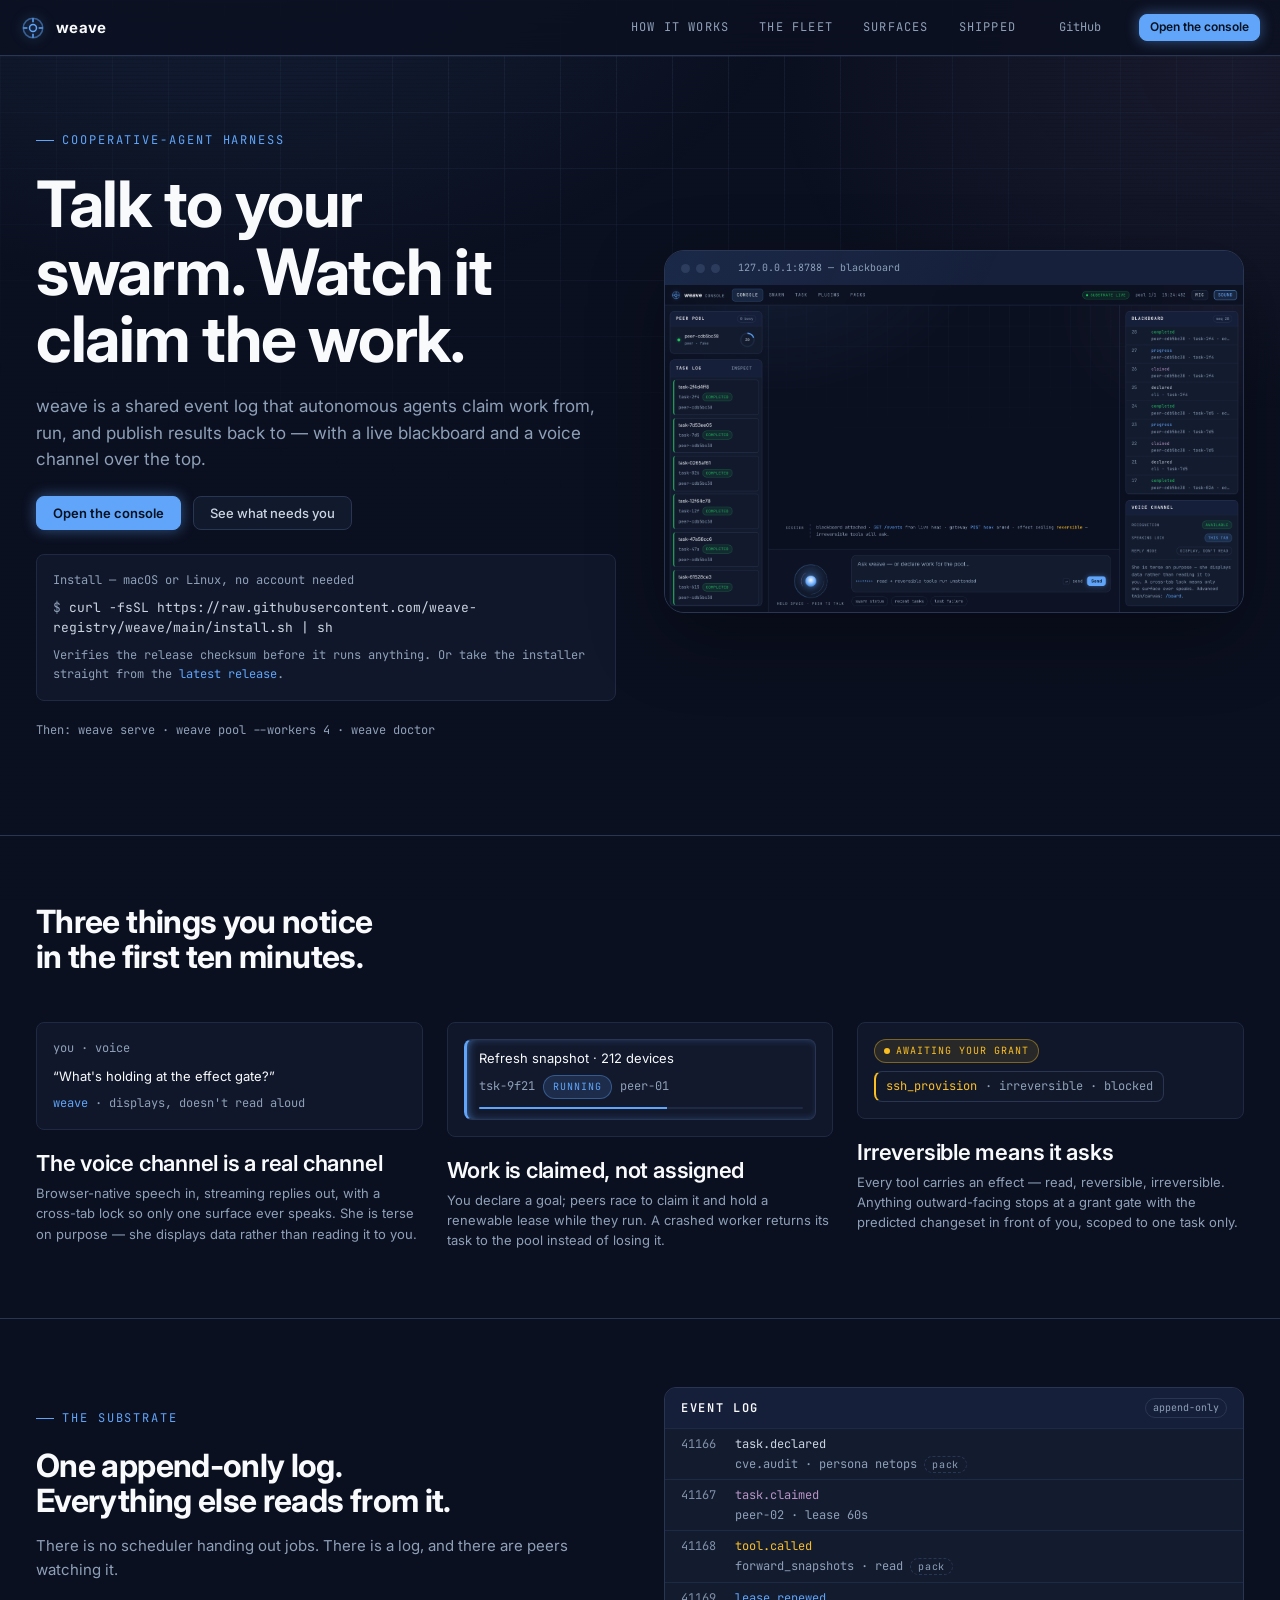
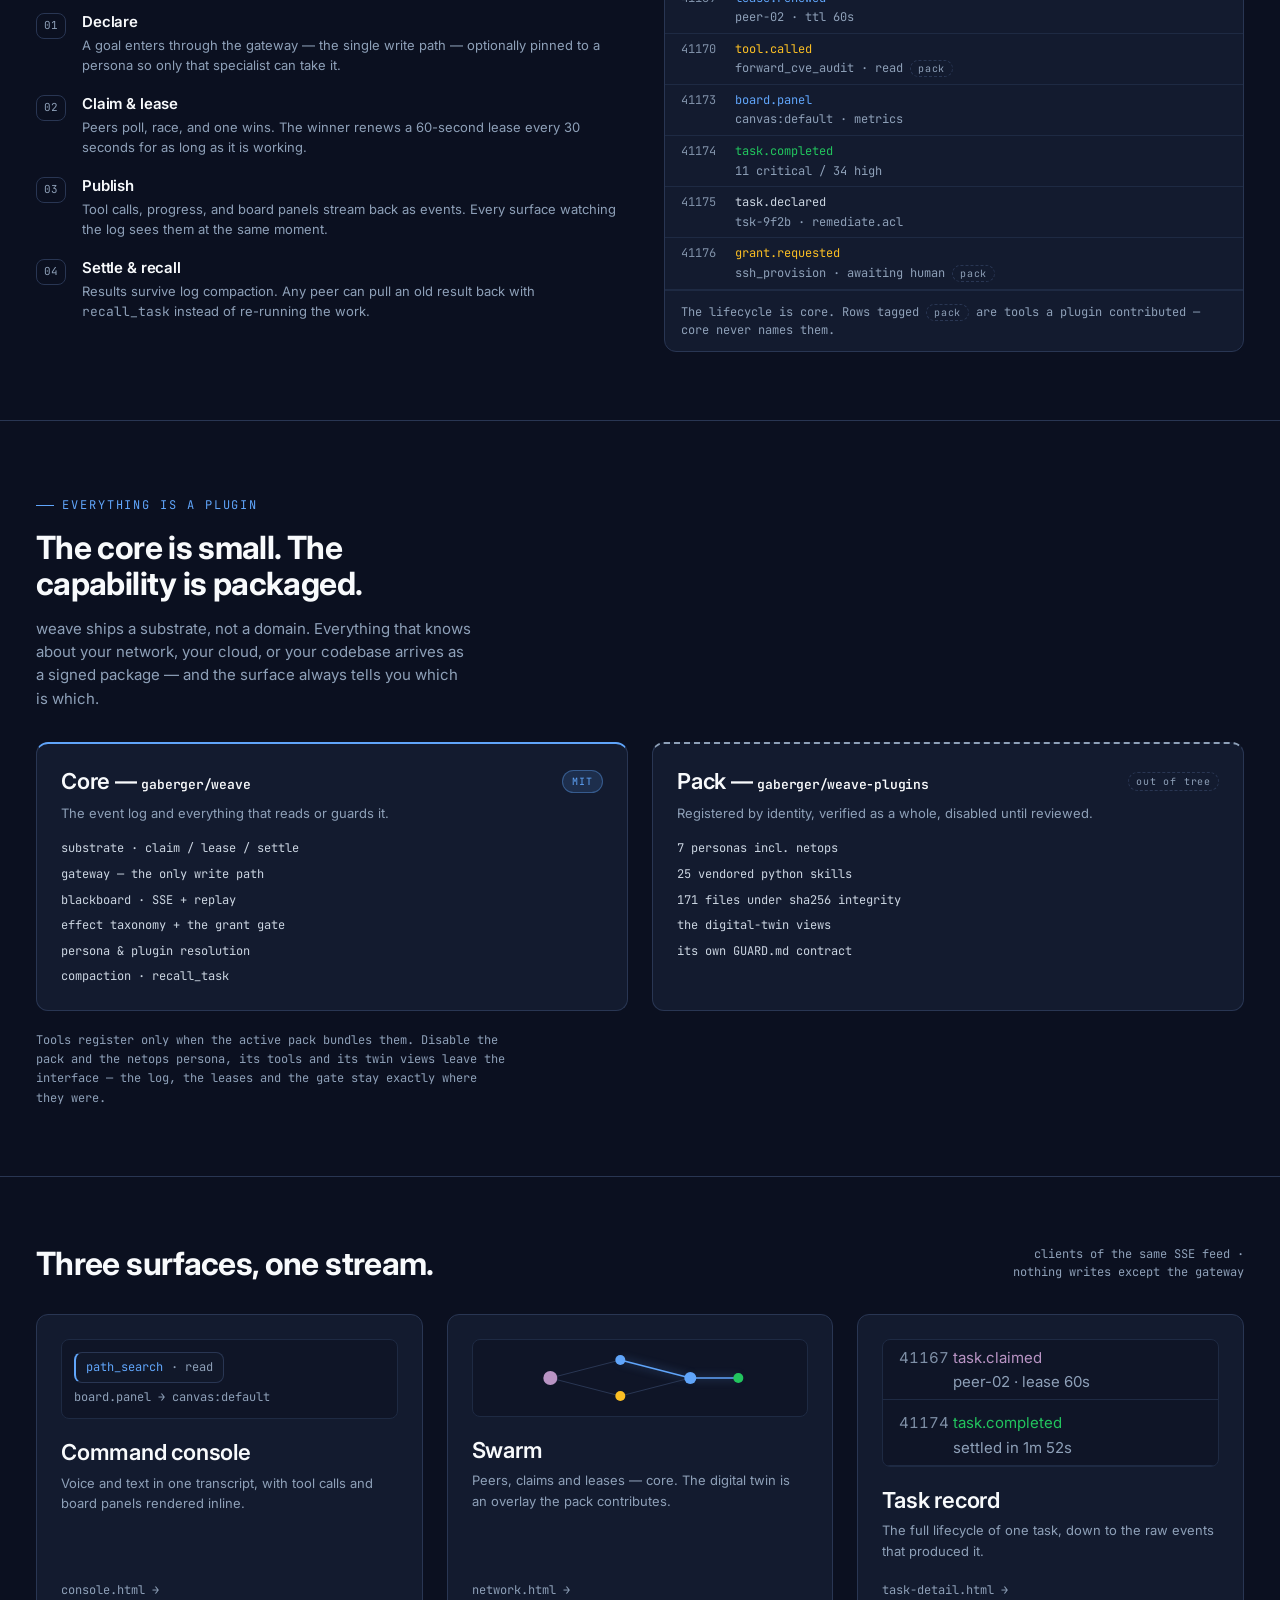
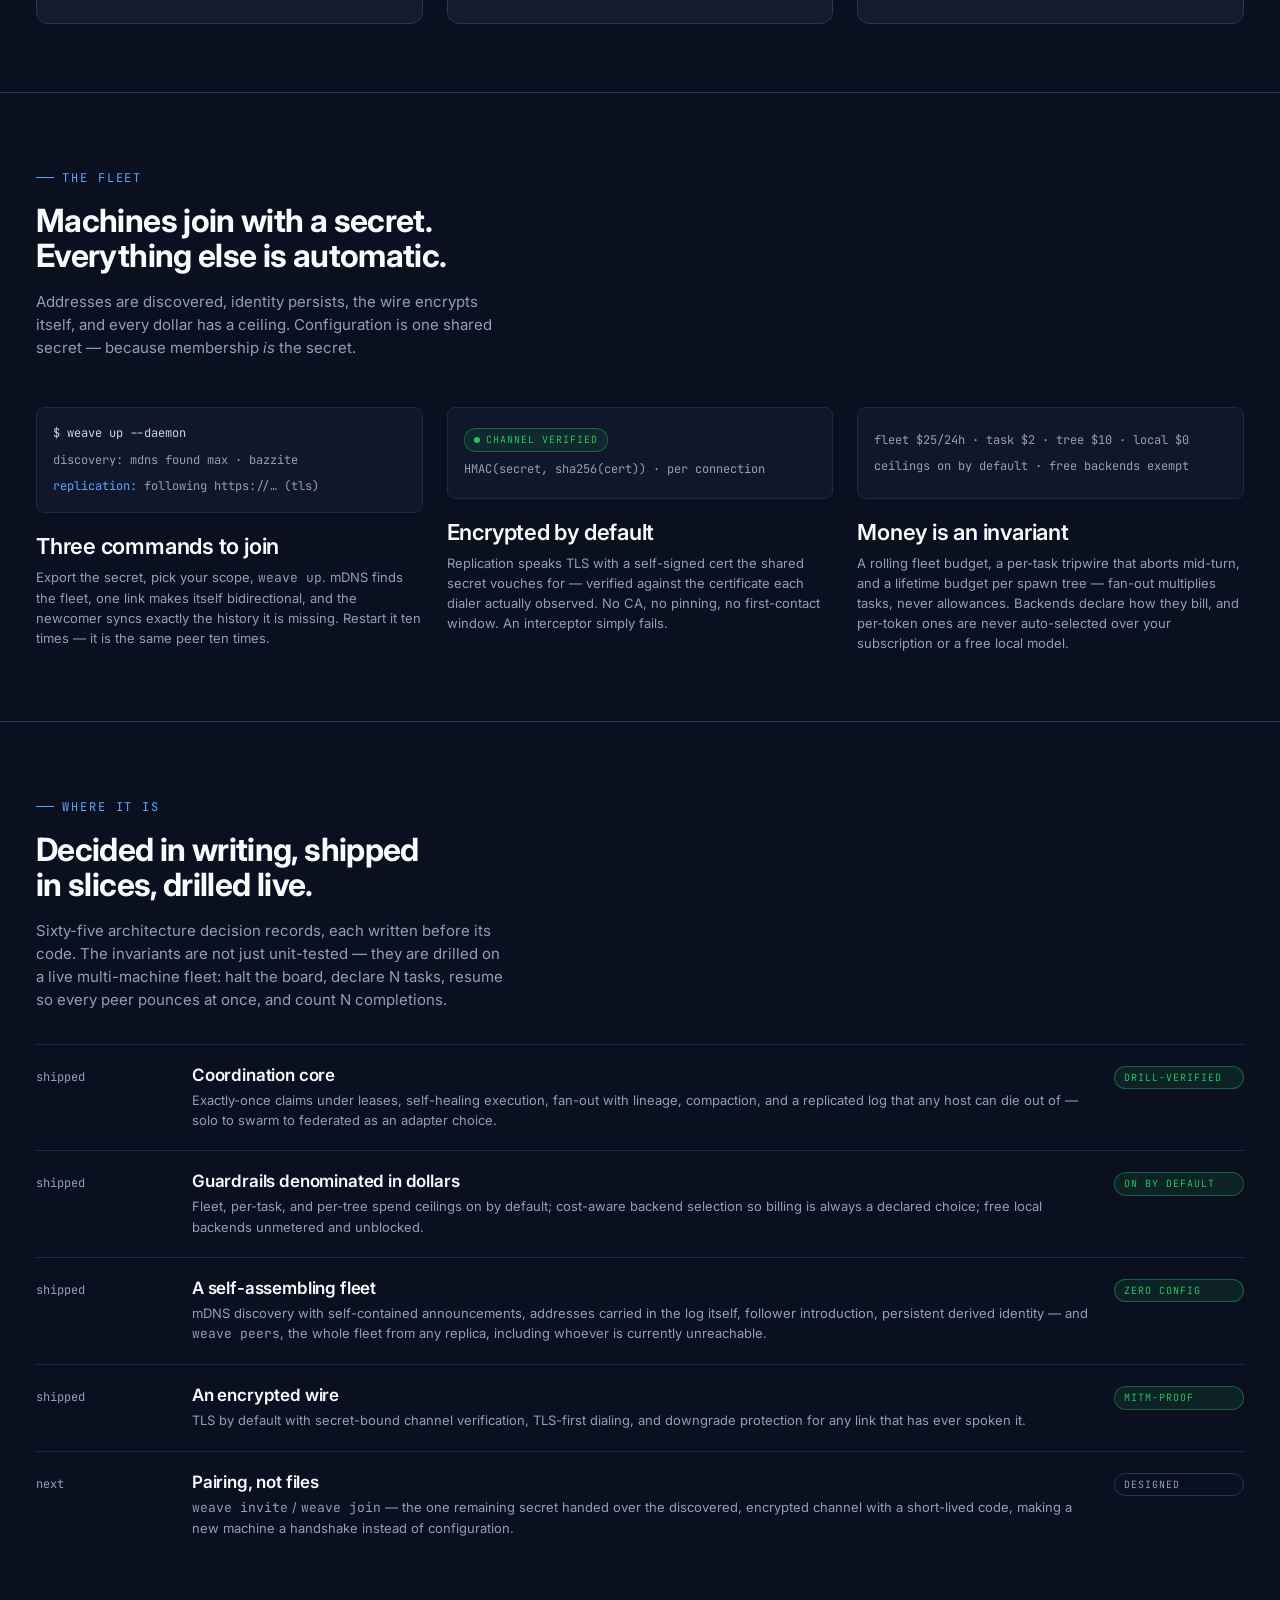
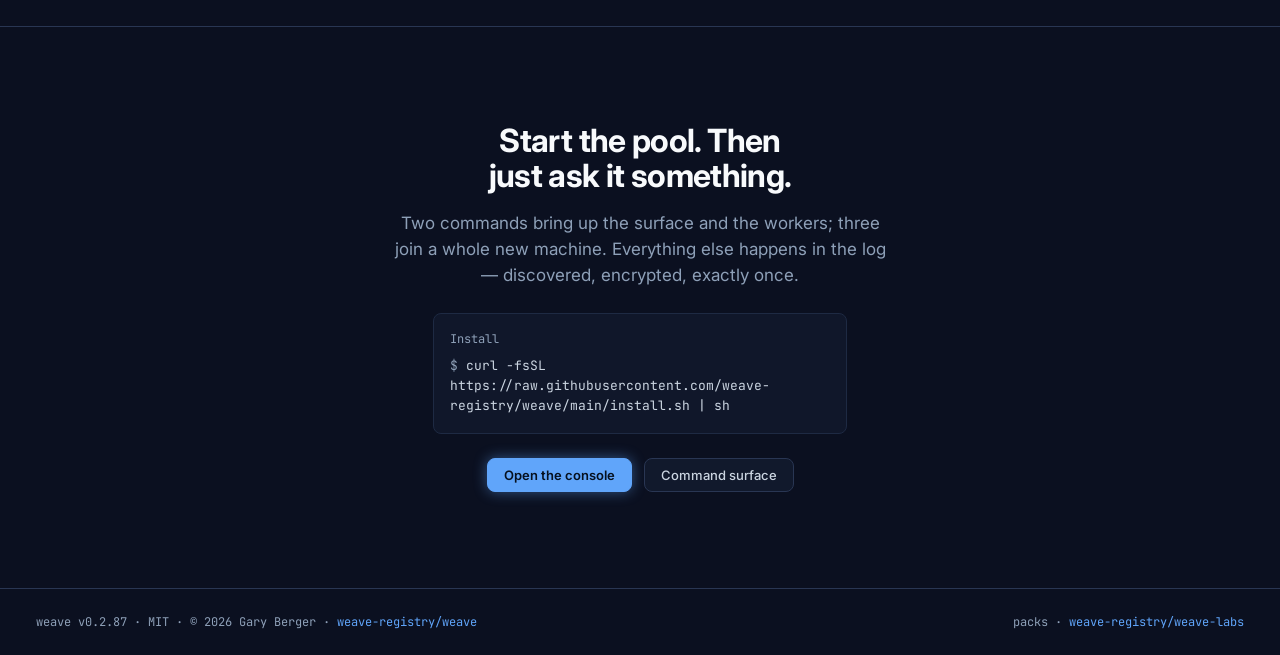
<file: index.html>
<!doctype html>
<html lang="en">
<head>
<meta charset="utf-8" />
<meta name="viewport" content="width=device-width, initial-scale=1" />
<title>weave — a cooperative-agent harness you can talk to</title>
<link rel="preconnect" href="https://fonts.googleapis.com" />
<link rel="preconnect" href="https://fonts.gstatic.com" crossorigin />
<link href="https://fonts.googleapis.com/css2?family=Inter:wght@400;500;600;700&family=JetBrains+Mono:wght@400;500;600&display=swap" rel="stylesheet" />
<link rel="stylesheet" href="assets/hud.css" />
<style>
  .shot {
    position: relative; border: 1px solid var(--border); border-radius: var(--radius-lg);
    overflow: hidden; background: var(--surface); box-shadow: var(--elev-raised);
    aspect-ratio: 16 / 10;
  }
  .shot .chrome {
    display: flex; align-items: center; gap: 6px; padding: 9px var(--space-4);
    border-bottom: 1px solid var(--border); background: color-mix(in oklab, var(--surface-warm) 60%, var(--surface));
  }
  .shot .chrome i { width: 9px; height: 9px; border-radius: 50%; background: var(--border); display: block; }
  .shot .chrome .url { font-family: var(--font-mono); font-size: 10px; color: var(--muted); margin-left: var(--space-3); }
  .shot .viewport { position: absolute; inset: 34px 0 0; overflow: hidden; }
  /* 1180px viewport puts the console on its 2-column breakpoint, so the
     transcript is legible at hero scale instead of being a grey smudge */
  .shot img#shot-frame { position: absolute; inset: 0; z-index: 1; width: 100%; height: 100%; object-fit: cover; object-position: top center; display: block; border: 0; }
  .shot .glare { position: absolute; inset: 0; pointer-events: none; background: linear-gradient(115deg, color-mix(in oklab, var(--accent) 7%, transparent), transparent 46%); }

  .split { display: grid; grid-template-columns: 1fr 1fr; gap: var(--space-12); align-items: center; }
  .steps { counter-reset: s; display: grid; gap: var(--space-5); }
  .steps li { list-style: none; display: grid; grid-template-columns: 30px 1fr; gap: var(--space-4); align-items: start; }
  .steps li::before {
    counter-increment: s; content: counter(s, decimal-leading-zero);
    font-family: var(--font-mono); font-size: 11px; color: var(--muted);
    border: 1px solid var(--border); border-radius: var(--radius-sm);
    width: 30px; height: 26px; display: grid; place-items: center;
  }
  .steps h3 { font-size: var(--text-base); margin-bottom: 3px; }
  .steps p { font-size: var(--text-sm); color: var(--muted); }

  /* each feature leads with a real product fragment, not a decorative icon */
  .feature .frag {
    min-height: 92px; display: flex; flex-direction: column; justify-content: center;
    gap: var(--space-2); padding: var(--space-4); margin-bottom: var(--space-5);
    border: 1px solid var(--border-soft); border-radius: var(--radius-sm);
    background: color-mix(in oklab, var(--surface) 66%, var(--bg));
  }
  /* THE INSTALL COMMAND. This page led with "Talk to your swarm" and never once said the word
     install — the artifacts were public and reachable the whole time, with nothing anywhere
     telling a visitor how to get them. It reads as a product fragment like everything else. */
  .install {
    display: flex; flex-direction: column; gap: var(--space-2);
    padding: var(--space-4); border: 1px solid var(--border-soft);
    border-radius: var(--radius-sm);
    background: color-mix(in oklab, var(--surface) 66%, var(--bg));
  }
  .install code {
    font-family: var(--font-mono); font-size: var(--text-sm);
    /* the command is long and must never widen the page on a phone */
    overflow-wrap: anywhere;
    /* one click selects the whole line — it exists to be copied */
    user-select: all;
  }
  .install code::before { content: "$ "; color: var(--muted); user-select: none; }
  .feature h3 { margin-bottom: 6px; }
  .feature p { color: var(--muted); font-size: var(--text-sm); }
  .packtag {
    font-family: var(--font-mono); font-size: 10px; letter-spacing: 0.08em;
    color: var(--muted); border: 1px dashed var(--border); border-radius: var(--radius-pill);
    padding: 1px 7px; white-space: nowrap;
  }
  /* surface cards are links — they need to read as interactive at rest */
  .surface {
    display: flex; flex-direction: column; padding: var(--space-6);
    border: 1px solid var(--border); border-radius: var(--radius-md); background: var(--surface);
    transition: border-color var(--motion-base) var(--ease-standard),
                transform var(--motion-base) var(--ease-standard),
                box-shadow var(--motion-base) var(--ease-standard);
  }
  .surface:hover { border-color: var(--accent); transform: translateY(-2px); box-shadow: var(--elev-raised); }
  .surface:hover .go { color: var(--accent); }
  .surface .peek {
    min-height: 76px; display: flex; flex-direction: column; justify-content: center; gap: 5px;
    padding: var(--space-3); margin-bottom: var(--space-5);
    border: 1px solid var(--border-soft); border-radius: var(--radius-sm);
    background: color-mix(in oklab, var(--bg) 55%, var(--surface)); overflow: hidden;
  }
  .surface .go { margin-top: auto; padding-top: var(--space-5); font-family: var(--font-mono); font-size: var(--text-xs); color: var(--muted); transition: color var(--motion-base) var(--ease-standard); }
  .boundary { display: grid; grid-template-columns: 1fr 1fr; gap: var(--space-6); }
  .boundary > div { padding: var(--space-6); border: 1px solid var(--border); border-radius: var(--radius-md); background: var(--surface); }
  .boundary .core { border-top: 2px solid var(--accent); }
  .boundary .pack { border-top: 2px dashed var(--muted); }
  .boundary ul { margin: var(--space-4) 0 0; padding: 0; list-style: none; display: grid; gap: 7px; }
  .boundary li { font-family: var(--font-mono); font-size: var(--text-xs); color: var(--fg-2); }
  @media (max-width: 920px) { .boundary { grid-template-columns: 1fr; } }

  .log-row { display: grid; grid-template-columns: 132px 1fr 130px; gap: var(--space-6); padding: var(--space-5) 0; border-top: 1px solid var(--border-soft); align-items: baseline; }
  .log-row h3 { font-size: var(--text-lg); }
  .log-row p { font-size: var(--text-sm); color: var(--muted); margin-top: 4px; }
  .log-row .pull { text-align: right; }
  .scorecard {
    display: grid; grid-template-columns: repeat(2, minmax(0, 1fr));
    gap: var(--space-5) var(--space-12); margin-bottom: var(--space-8);
    padding-bottom: var(--space-8); border-bottom: 1px solid var(--border-soft);
  }
  .dim-row { display: grid; grid-template-columns: 1fr auto; gap: 8px var(--space-4); align-items: baseline; }
  .dim-row .n { font-size: var(--text-base); color: var(--fg-2); }
  .dim-row .p { font-family: var(--font-mono); font-size: var(--text-sm); color: var(--fg); font-variant-numeric: tabular-nums; }
  .dim-row .bar { grid-column: 1 / -1; height: 5px; border-radius: var(--radius-pill); background: var(--border-soft); overflow: hidden; }
  .dim-row .bar > i { display: block; height: 100%; border-radius: inherit; background: var(--accent); }
  .dim-row.mid .bar > i { background: var(--warn); }
  .dim-row.low .bar > i { background: var(--danger); }
  @media (max-width: 920px) { .scorecard { grid-template-columns: 1fr; gap: var(--space-4); } }
  @media (max-width: 920px) {
    .split { grid-template-columns: 1fr; gap: var(--space-8); }
    .log-row { grid-template-columns: 1fr; gap: var(--space-2); }
    .log-row .pull { text-align: left; }
    .shot img#shot-frame { position: absolute; inset: 0; z-index: 1; width: 100%; height: 100%; object-fit: cover; object-position: top center; display: block; border: 0; }
  }
</style>
</head>
<body>
<div class="field-bg" aria-hidden="true"></div>

<div class="page">
  <header class="topbar" data-od-id="topbar" style="position:sticky;top:0">
    <a class="brandmark" href="surfaces.html">
      <svg class="glyph" viewBox="0 0 24 24" fill="none" stroke="currentColor" stroke-width="1.4" aria-hidden="true">
        <circle cx="12" cy="12" r="3.2" /><circle cx="12" cy="12" r="9" opacity="0.5" />
        <path d="M12 3v3.8M12 17.2V21M3 12h3.8M17.2 12H21" />
      </svg>
      <span>weave</span>
    </a>
    <div class="spacer"></div>
    <nav class="mainnav" aria-label="Primary">
      <a href="#how">How it works</a>
      <a href="#fleet">The fleet</a>
      <a href="#surfaces">Surfaces</a>
      <a href="#roadmap">Shipped</a>
    </nav>
    <a class="meta" href="https://github.com/weave-registry/weave"
       style="display:inline-flex;align-items:center;min-height:26px;padding:0 10px;margin-right:var(--space-2);border-radius:var(--radius-sm)">GitHub</a>
    <a class="btn btn-primary btn-sm" href="console.html">Open the console</a>
  </header>

  <main>
    <!-- hero -->
    <section class="section" style="padding-block:var(--section-y-tablet) var(--section-y-desktop)" data-od-id="hero">
      <div class="container-wide" style="max-width:1440px">
        <div class="split">
          <div>
            <p class="eyebrow" style="margin-bottom:var(--space-5)">Cooperative-agent harness</p>
            <h1>Talk to your swarm. Watch it claim the work.</h1>
            <p class="lead" style="margin-top:var(--space-5)">
              weave is a shared event log that autonomous agents claim work from, run, and publish results back to —
              with a live blackboard and a voice channel over the top.
            </p>
            <div class="row wrap" style="gap:var(--space-3);margin-top:var(--space-6)">
              <a class="btn btn-primary" href="console.html">Open the console</a>
              <a class="btn" href="surfaces.html">See what needs you</a>
            </div>
            <div class="install" style="margin-top:var(--space-6)" data-od-id="hero-install">
              <span class="meta">Install — macOS or Linux, no account needed</span>
              <code>curl -fsSL https://raw.githubusercontent.com/weave-registry/weave/main/install.sh | sh</code>
              <span class="meta">Verifies the release checksum before it runs anything. Or take the installer
                straight from the <a class="hot" href="https://github.com/weave-registry/weave/releases/latest">latest release</a>.</span>
            </div>
            <p class="meta" style="margin-top:var(--space-5)">
              Then: <span class="mono">weave serve</span> · <span class="mono">weave pool --workers 4</span> ·
              <span class="mono">weave doctor</span>
            </p>
          </div>

          <!-- product shot: the real console, running -->
          <div class="shot brackets" data-od-id="hero-shot">
            <div class="chrome"><i></i><i></i><i></i><span class="url">127.0.0.1:8788 — blackboard</span></div>
            <div class="viewport">
              <!-- Fallback, painted UNDER the iframe (which is positioned with z-index:1). Visible only
                     when console.html fails to load — it was previously absolute over a static iframe,
                     so it covered a console that had loaded perfectly well. -->
              <div style="position:absolute;inset:0;display:grid;place-items:center;padding:var(--space-6);text-align:center">
                <p class="meta" style="max-width:32ch;line-height:1.6">
                  Console preview unavailable.
                  <br /><a class="hot" href="console.html">Open it directly →</a>
                </p>
              </div>
              <img src="console-shot.png" alt="the weave console: peer pool, task log, blackboard, and voice channel" id="shot-frame" />
            </div>
            <div class="glare" aria-hidden="true"></div>
          </div>
        </div>
      </div>
    </section>

    <!-- what makes it different -->
    <section class="section" style="padding-block:var(--section-y-tablet);border-top:1px solid var(--border)" data-od-id="features">
      <div class="container-wide" style="max-width:1440px">
        <div style="max-width:38ch;margin-bottom:var(--space-12)">
          <h2 style="font-size:var(--text-2xl)">Three things you notice in the first ten minutes.</h2>
        </div>
        <div class="grid-3">
          <div class="feature" data-od-id="feature-voice">
            <div class="frag">
              <span class="meta">you · voice</span>
              <span style="color:var(--fg);font-size:var(--text-sm)">“What's holding at the effect gate?”</span>
              <span class="meta"><span class="hot">weave</span> · displays, doesn't read aloud</span>
            </div>
            <h3>The voice channel is a real channel</h3>
            <p>Browser-native speech in, streaming replies out, with a cross-tab lock so only one surface ever speaks. She is terse on purpose — she displays data rather than reading it to you.</p>
          </div>
          <div class="feature" data-od-id="feature-substrate">
            <div class="frag">
              <span class="task" data-state="running" style="display:block;width:100%">
                <span class="t">Refresh snapshot · 212 devices</span>
                <span class="r"><span class="meta mono">tsk-9f21</span><span class="pill pill-accent">running</span><span class="meta mono">peer-01</span></span>
                <span class="lease" style="display:block"><i style="width:58%;display:block"></i></span>
              </span>
            </div>
            <h3>Work is claimed, not assigned</h3>
            <p>You declare a goal; peers race to claim it and hold a renewable lease while they run. A crashed worker returns its task to the pool instead of losing it.</p>
          </div>
          <div class="feature" data-od-id="feature-gate">
            <div class="frag">
              <span class="pill pill-warn" style="align-self:flex-start"><span class="dot"></span> awaiting your grant</span>
              <span class="toolcall" data-effect="irreversible" style="align-self:flex-start">
                <span class="fn">ssh_provision</span><span class="eff">· irreversible · blocked</span>
              </span>
            </div>
            <h3>Irreversible means it asks</h3>
            <p>Every tool carries an effect — read, reversible, irreversible. Anything outward-facing stops at a grant gate with the predicted changeset in front of you, scoped to one task only.</p>
          </div>
        </div>
      </div>
    </section>

    <!-- how it works -->
    <section class="section" style="padding-block:var(--section-y-tablet);border-top:1px solid var(--border)" id="how" data-od-id="how-it-works">
      <div class="container-wide" style="max-width:1440px">
        <div class="split">
          <div>
            <p class="eyebrow" style="margin-bottom:var(--space-5)">The substrate</p>
            <h2 style="font-size:var(--text-2xl)">One append-only log. Everything else reads from it.</h2>
            <p class="lead" style="margin-top:var(--space-4);font-size:var(--text-base)">
              There is no scheduler handing out jobs. There is a log, and there are peers watching it.
            </p>
            <ol class="steps" style="margin-top:var(--space-8);padding:0">
              <li><div><h3>Declare</h3><p>A goal enters through the gateway — the single write path — optionally pinned to a persona so only that specialist can take it.</p></div></li>
              <li><div><h3>Claim &amp; lease</h3><p>Peers poll, race, and one wins. The winner renews a 60-second lease every 30 seconds for as long as it is working.</p></div></li>
              <li><div><h3>Publish</h3><p>Tool calls, progress, and board panels stream back as events. Every surface watching the log sees them at the same moment.</p></div></li>
              <li><div><h3>Settle &amp; recall</h3><p>Results survive log compaction. Any peer can pull an old result back with <span class="mono">recall_task</span> instead of re-running the work.</p></div></li>
            </ol>
          </div>

          <div class="panel" data-od-id="how-feed">
            <div class="panel-head"><span class="title">Event log</span><span class="spacer"></span><span class="count">append-only</span></div>
            <div class="panel-body flush">
              <div class="feed">
                <div class="evt" data-kind="declared"><span class="seq">41166</span><div><span class="kind">task.declared</span><span class="subj">cve.audit · persona netops <span class="packtag">pack</span></span></div></div>
                <div class="evt" data-kind="claimed"><span class="seq">41167</span><div><span class="kind">task.claimed</span><span class="subj">peer-02 · lease 60s</span></div></div>
                <div class="evt" data-kind="tool"><span class="seq">41168</span><div><span class="kind">tool.called</span><span class="subj">forward_snapshots · read <span class="packtag">pack</span></span></div></div>
                <div class="evt"><span class="seq">41169</span><div><span class="kind">lease.renewed</span><span class="subj">peer-02 · ttl 60s</span></div></div>
                <div class="evt" data-kind="tool"><span class="seq">41170</span><div><span class="kind">tool.called</span><span class="subj">forward_cve_audit · read <span class="packtag">pack</span></span></div></div>
                <div class="evt"><span class="seq">41173</span><div><span class="kind">board.panel</span><span class="subj">canvas:default · metrics</span></div></div>
                <div class="evt" data-kind="completed"><span class="seq">41174</span><div><span class="kind">task.completed</span><span class="subj">11 critical / 34 high</span></div></div>
                <div class="evt" data-kind="declared"><span class="seq">41175</span><div><span class="kind">task.declared</span><span class="subj">tsk-9f2b · remediate.acl</span></div></div>
                <div class="evt" data-kind="tool"><span class="seq">41176</span><div><span class="kind">grant.requested</span><span class="subj">ssh_provision · awaiting human <span class="packtag">pack</span></span></div></div>
              </div>
            </div>
            <p class="meta" style="padding:var(--space-3) var(--space-4);border-top:1px solid var(--border-soft);line-height:1.5">
              The lifecycle is core. Rows tagged <span class="packtag">pack</span> are tools a plugin contributed —
              core never names them.
            </p>
          </div>
        </div>
      </div>
    </section>

    <!-- the extension boundary -->
    <section class="section" style="padding-block:var(--section-y-tablet);border-top:1px solid var(--border)" id="packs" data-od-id="packs">
      <div class="container-wide" style="max-width:1440px">
        <div style="max-width:52ch;margin-bottom:var(--space-8)">
          <p class="eyebrow" style="margin-bottom:var(--space-4)">Everything is a plugin</p>
          <h2 style="font-size:var(--text-2xl)">The core is small. The capability is packaged.</h2>
          <p class="lead" style="margin-top:var(--space-4);font-size:var(--text-base)">
            weave ships a substrate, not a domain. Everything that knows about your network, your cloud, or your
            codebase arrives as a signed package — and the surface always tells you which is which.
          </p>
        </div>

        <div class="boundary">
          <div class="core" data-od-id="boundary-core">
            <div class="row-between" style="margin-bottom:var(--space-2)">
              <h3>Core — <span class="mono" style="font-size:var(--text-sm)">gaberger/weave</span></h3>
              <span class="pill pill-accent">MIT</span>
            </div>
            <p style="color:var(--muted);font-size:var(--text-sm)">The event log and everything that reads or guards it.</p>
            <ul>
              <li>substrate · claim / lease / settle</li>
              <li>gateway — the only write path</li>
              <li>blackboard · SSE + replay</li>
              <li>effect taxonomy + the grant gate</li>
              <li>persona &amp; plugin resolution</li>
              <li>compaction · <span class="mono">recall_task</span></li>
            </ul>
          </div>

          <div class="pack" data-od-id="boundary-pack">
            <div class="row-between" style="margin-bottom:var(--space-2)">
              <h3>Pack — <span class="mono" style="font-size:var(--text-sm)">gaberger/weave-plugins</span></h3>
              <span class="packtag">out of tree</span>
            </div>
            <p style="color:var(--muted);font-size:var(--text-sm)">Registered by identity, verified as a whole, disabled until reviewed.</p>
            <ul>
              <li>7 personas incl. <span class="mono">netops</span></li>
              <li>25 vendored python skills</li>
              <li>171 files under sha256 integrity</li>
              <li>the digital-twin views</li>
              <li>its own <span class="mono">GUARD.md</span> contract</li>
            </ul>
          </div>
        </div>

        <p class="meta" style="margin-top:var(--space-5);max-width:70ch;line-height:1.6">
          Tools register only when the active pack bundles them. Disable the pack and the netops persona, its tools
          and its twin views leave the interface — the log, the leases and the gate stay exactly where they were.
        </p>
      </div>
    </section>

    <!-- surfaces -->
    <section class="section" style="padding-block:var(--section-y-tablet);border-top:1px solid var(--border)" id="surfaces" data-od-id="surfaces">
      <div class="container-wide" style="max-width:1440px">
        <div class="row-between wrap" style="margin-bottom:var(--space-8)">
          <h2 style="font-size:var(--text-2xl);max-width:20ch">Three surfaces, one stream.</h2>
          <p class="meta" style="max-width:34ch;text-align:right">clients of the same SSE feed · nothing writes except the gateway</p>
        </div>
        <div class="grid-3">
          <a class="surface" href="console.html" data-od-id="surface-console">
            <div class="peek">
              <span class="toolcall" style="align-self:flex-start"><span class="fn">path_search</span><span class="eff">· read</span></span>
              <span class="meta">board.panel → canvas:default</span>
            </div>
            <h3>Command console</h3>
            <p style="color:var(--muted);font-size:var(--text-sm);margin-top:6px">Voice and text in one transcript, with tool calls and board panels rendered inline.</p>
            <span class="go">console.html →</span>
          </a>
          <a class="surface" href="network.html" data-od-id="surface-network">
            <div class="peek" style="padding:0">
              <svg class="topo" viewBox="0 0 260 76" style="height:76px" aria-hidden="true">
                <line class="edge" x1="40" y1="38" x2="110" y2="20" /><line class="edge" x1="40" y1="38" x2="110" y2="56" />
                <line class="edge hot" x1="110" y1="20" x2="180" y2="38" /><line class="edge" x1="110" y1="56" x2="180" y2="38" />
                <line class="edge hot" x1="180" y1="38" x2="228" y2="38" />
                <circle class="n-core" cx="40" cy="38" r="7" /><circle class="n-peer" cx="110" cy="20" r="5" />
                <circle class="n-warn" cx="110" cy="56" r="5" /><circle class="n-peer" cx="180" cy="38" r="6" />
                <circle class="n-up" cx="228" cy="38" r="5" />
              </svg>
            </div>
            <h3>Swarm</h3>
            <p style="color:var(--muted);font-size:var(--text-sm);margin-top:6px">Peers, claims and leases — core. The digital twin is an overlay the pack contributes.</p>
            <span class="go">network.html →</span>
          </a>
          <a class="surface" href="task-detail.html" data-od-id="surface-task">
            <div class="peek" style="padding:0;justify-content:flex-start">
              <span class="evt" data-kind="claimed" style="animation:none"><span class="seq">41167</span><span><span class="kind">task.claimed</span><span class="subj">peer-02 · lease 60s</span></span></span>
              <span class="evt" data-kind="completed" style="animation:none"><span class="seq">41174</span><span><span class="kind">task.completed</span><span class="subj">settled in 1m 52s</span></span></span>
            </div>
            <h3>Task record</h3>
            <p style="color:var(--muted);font-size:var(--text-sm);margin-top:6px">The full lifecycle of one task, down to the raw events that produced it.</p>
            <span class="go">task-detail.html →</span>
          </a>
        </div>
      </div>
    </section>

    <!-- the fleet -->
    <section class="section" style="padding-block:var(--section-y-tablet);border-top:1px solid var(--border)" id="fleet" data-od-id="fleet">
      <div class="container-wide" style="max-width:1440px">
        <div style="max-width:52ch;margin-bottom:var(--space-12)">
          <p class="eyebrow" style="margin-bottom:var(--space-4)">The fleet</p>
          <h2 style="font-size:var(--text-2xl)">Machines join with a secret. Everything else is automatic.</h2>
          <p class="lead" style="margin-top:var(--space-4);font-size:var(--text-base)">
            Addresses are discovered, identity persists, the wire encrypts itself, and every dollar has a ceiling.
            Configuration is one shared secret — because membership <em>is</em> the secret.
          </p>
        </div>
        <div class="grid-3">
          <div class="feature" data-od-id="feature-join">
            <div class="frag">
              <span class="mono" style="font-size:var(--text-xs);color:var(--fg-2)">$ weave up --daemon</span>
              <span class="meta">discovery: mdns found max · bazzite</span>
              <span class="meta"><span class="hot">replication:</span> following https://… <span class="mono">(tls)</span></span>
            </div>
            <h3>Three commands to join</h3>
            <p>Export the secret, pick your scope, <span class="mono">weave up</span>. mDNS finds the fleet, one link makes itself bidirectional, and the newcomer syncs exactly the history it is missing. Restart it ten times — it is the same peer ten times.</p>
          </div>
          <div class="feature" data-od-id="feature-wire">
            <div class="frag">
              <span class="pill pill-ok" style="align-self:flex-start"><span class="dot"></span> channel verified</span>
              <span class="meta mono">HMAC(secret, sha256(cert)) · per connection</span>
            </div>
            <h3>Encrypted by default</h3>
            <p>Replication speaks TLS with a self-signed cert the shared secret vouches for — verified against the certificate each dialer actually observed. No CA, no pinning, no first-contact window. An interceptor simply fails.</p>
          </div>
          <div class="feature" data-od-id="feature-budget">
            <div class="frag">
              <span class="meta mono">fleet $25/24h · task $2 · tree $10 · local $0</span>
              <span class="meta">ceilings on by default · free backends exempt</span>
            </div>
            <h3>Money is an invariant</h3>
            <p>A rolling fleet budget, a per-task tripwire that aborts mid-turn, and a lifetime budget per spawn tree — fan-out multiplies tasks, never allowances. Backends declare how they bill, and per-token ones are never auto-selected over your subscription or a free local model.</p>
          </div>
        </div>
      </div>
    </section>

    <!-- shipped -->
    <section class="section" style="padding-block:var(--section-y-tablet);border-top:1px solid var(--border)" id="roadmap" data-od-id="roadmap">
      <div class="container-wide" style="max-width:1440px">
        <div style="max-width:52ch;margin-bottom:var(--space-8)">
          <p class="eyebrow" style="margin-bottom:var(--space-4)">Where it is</p>
          <h2 style="font-size:var(--text-2xl)">Decided in writing, shipped in slices, drilled live.</h2>
          <p class="lead" style="margin-top:var(--space-4);font-size:var(--text-base)">
            Sixty-five architecture decision records, each written before its code. The invariants are not just
            unit-tested — they are drilled on a live multi-machine fleet: halt the board, declare N tasks, resume
            so every peer pounces at once, and count N completions.
          </p>
        </div>

        <div>
          <article class="log-row" data-od-id="phase-core">
            <span class="meta">shipped</span>
            <div>
              <h3>Coordination core</h3>
              <p>Exactly-once claims under leases, self-healing execution, fan-out with lineage, compaction, and a replicated log that any host can die out of — solo to swarm to federated as an adapter choice.</p>
            </div>
            <span class="pill pill-ok pull">drill-verified</span>
          </article>
          <article class="log-row" data-od-id="phase-guardrails">
            <span class="meta">shipped</span>
            <div>
              <h3>Guardrails denominated in dollars</h3>
              <p>Fleet, per-task, and per-tree spend ceilings on by default; cost-aware backend selection so billing is always a declared choice; free local backends unmetered and unblocked.</p>
            </div>
            <span class="pill pill-ok pull">on by default</span>
          </article>
          <article class="log-row" data-od-id="phase-fleet">
            <span class="meta">shipped</span>
            <div>
              <h3>A self-assembling fleet</h3>
              <p>mDNS discovery with self-contained announcements, addresses carried in the log itself, follower introduction, persistent derived identity — and <span class="mono">weave peers</span>, the whole fleet from any replica, including whoever is currently unreachable.</p>
            </div>
            <span class="pill pill-ok pull">zero config</span>
          </article>
          <article class="log-row" data-od-id="phase-wire">
            <span class="meta">shipped</span>
            <div>
              <h3>An encrypted wire</h3>
              <p>TLS by default with secret-bound channel verification, TLS-first dialing, and downgrade protection for any link that has ever spoken it.</p>
            </div>
            <span class="pill pill-ok pull">MITM-proof</span>
          </article>
          <article class="log-row" data-od-id="phase-next">
            <span class="meta">next</span>
            <div>
              <h3>Pairing, not files</h3>
              <p><span class="mono">weave invite</span> / <span class="mono">weave join</span> — the one remaining secret handed over the discovered, encrypted channel with a short-lived code, making a new machine a handshake instead of configuration.</p>
            </div>
            <span class="pill pull">designed</span>
          </article>
        </div>
      </div>
    </section>

    <!-- cta -->
    <section class="section" style="padding-block:var(--section-y-desktop);border-top:1px solid var(--border);text-align:center" data-od-id="cta">
      <div class="container" style="max-width:640px">
        <h2 style="font-size:var(--text-2xl)">Start the pool. Then just ask it something.</h2>
        <p class="lead" style="margin:var(--space-4) auto var(--space-6);max-width:46ch">
          Two commands bring up the surface and the workers; three join a whole new machine.
          Everything else happens in the log — discovered, encrypted, exactly once.
        </p>
        <div class="install" style="max-width:46ch;margin:0 auto var(--space-6);text-align:left" data-od-id="cta-install">
          <span class="meta">Install</span>
          <code>curl -fsSL https://raw.githubusercontent.com/weave-registry/weave/main/install.sh | sh</code>
        </div>
        <div class="row" style="justify-content:center;gap:var(--space-3)">
          <a class="btn btn-primary" href="console.html">Open the console</a>
          <a class="btn" href="surfaces.html">Command surface</a>
        </div>
      </div>
    </section>
  </main>

  <footer style="border-top:1px solid var(--border);padding-block:var(--space-6)" data-od-id="footer">
    <div class="container-wide row-between wrap" style="max-width:1440px">
      <span class="meta">
        weave <span class="mono">v0.2.87</span> · MIT · © 2026 Gary Berger ·
        <a class="hot" href="https://github.com/weave-registry/weave">weave-registry/weave</a>
      </span>
      <span class="meta">packs · <a class="hot mono" href="https://github.com/weave-registry/weave-labs">weave-registry/weave-labs</a></span>
    </div>
  </footer>
</div>

<script src="assets/hud.js"></script>

</body>
</html>
</file>
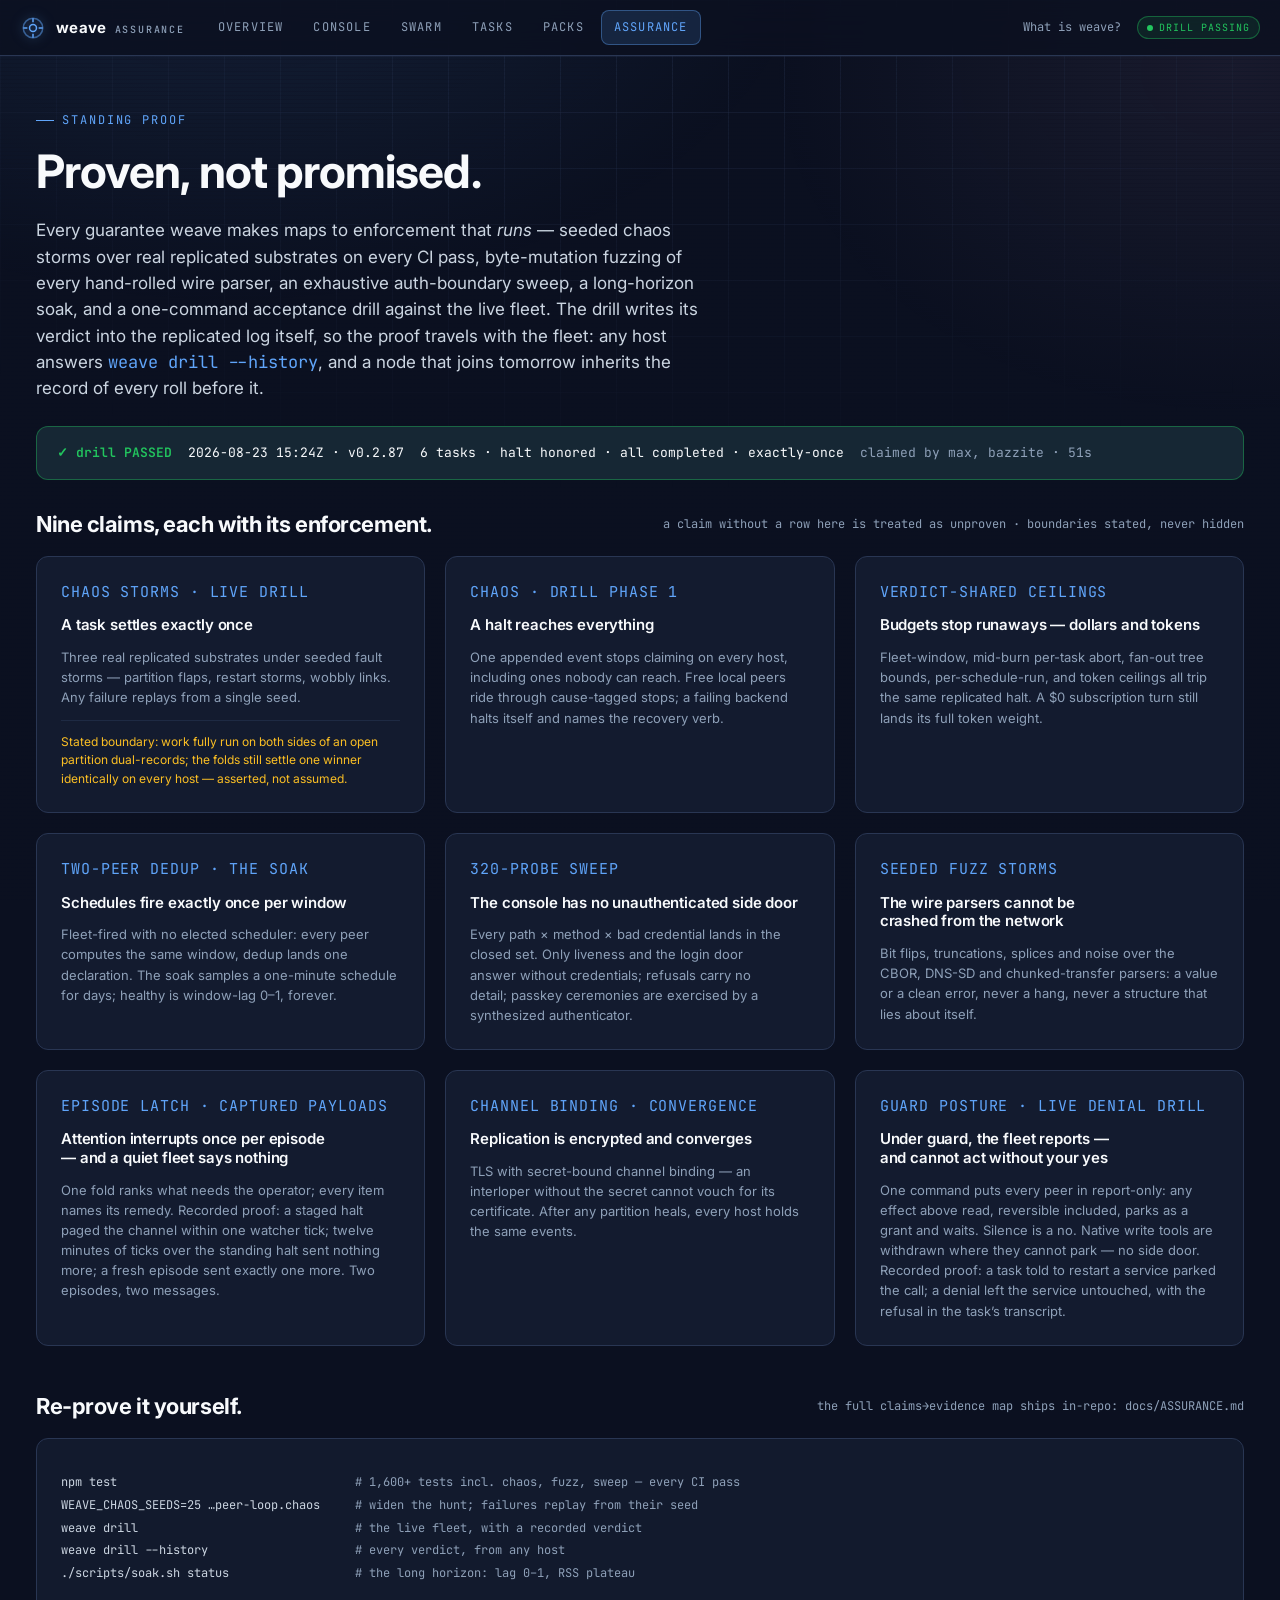
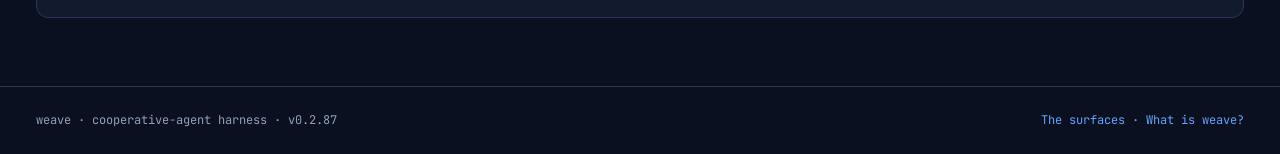
<file: assurance.html>
<!doctype html>
<html lang="en">
<head>
<meta charset="utf-8" />
<meta name="viewport" content="width=device-width, initial-scale=1" />
<title>weave · assurance</title>
<link rel="preconnect" href="https://fonts.googleapis.com" />
<link rel="preconnect" href="https://fonts.gstatic.com" crossorigin />
<link href="https://fonts.googleapis.com/css2?family=Inter:wght@400;500;600;700&family=JetBrains+Mono:wght@400;500;600&display=swap" rel="stylesheet" />
<link rel="stylesheet" href="assets/hud.css" />
<style>
  .hero {
    max-width: 1440px; margin-inline: auto;
    padding: var(--space-12) var(--container-gutter-desktop) var(--space-8);
  }
  .hero h1 {
    font-size: clamp(28px, 3.6vw, var(--text-3xl)); font-weight: 700; color: var(--fg);
    letter-spacing: var(--tracking-display); line-height: 1.12; max-width: 24ch;
  }
  .hero .lede { max-width: 62ch; margin-top: var(--space-5); font-size: var(--text-lg); color: var(--fg-2); }

  /* the live verdict — the one object on the page that is DATA, not prose */
  .verdict {
    margin-top: var(--space-6); display: flex; align-items: center; gap: var(--space-4); flex-wrap: wrap;
    background: color-mix(in oklab, var(--success) 8%, var(--surface));
    border: 1px solid color-mix(in oklab, var(--success) 40%, transparent);
    border-radius: var(--radius-md); padding: var(--space-4) var(--space-5);
    font-family: var(--font-mono); font-size: var(--text-sm); color: var(--fg);
  }
  .verdict .ok { color: var(--success); font-weight: 600; }

  .strip { max-width: 1440px; margin-inline: auto; padding: 0 var(--container-gutter-desktop) var(--space-12); }
  .claims { display: grid; grid-template-columns: repeat(auto-fit, minmax(320px, 1fr)); gap: var(--space-5); }
  .claim {
    background: var(--surface); border: 1px solid var(--border); border-radius: var(--radius-md);
    padding: var(--space-6); display: flex; flex-direction: column; gap: var(--space-3);
  }
  .claim h3 { font-size: var(--text-base); color: var(--fg); }
  .claim p { font-size: var(--text-sm); color: var(--muted); }
  .claim .how { font-family: var(--font-mono); font-size: var(--text-2xs); color: var(--meta); letter-spacing: 0.06em; text-transform: uppercase; }
  .claim .bound { font-size: var(--text-xs); color: var(--warn); border-top: 1px solid var(--border-soft); padding-top: var(--space-3); }

  .reprove {
    background: color-mix(in oklab, var(--surface) 88%, var(--bg)); border: 1px solid var(--border);
    border-radius: var(--radius-md); padding: var(--space-5) var(--space-6); overflow-x: auto;
  }
  .reprove pre { font-family: var(--font-mono); font-size: var(--text-xs); line-height: 1.9; color: var(--fg-2); white-space: pre; }
  .reprove .c { color: var(--muted); }
  @media (max-width: 900px) { .claims { grid-template-columns: 1fr; } }
</style>
</head>
<body>
<div class="field-bg" aria-hidden="true"></div>
<div class="page">
  <header class="topbar" data-od-id="topbar">
    <a class="brandmark" href="surfaces.html">
      <svg class="glyph" viewBox="0 0 24 24" fill="none" stroke="currentColor" stroke-width="1.4" aria-hidden="true">
        <circle cx="12" cy="12" r="3.2" /><circle cx="12" cy="12" r="9" opacity="0.5" />
        <path d="M12 3v3.8M12 17.2V21M3 12h3.8M17.2 12H21" />
      </svg>
      <span>weave<span class="sub" style="margin-left:8px">assurance</span></span>
    </a>
    <nav class="mainnav" aria-label="Primary">
      <a href="surfaces.html">Overview</a>
      <a href="console.html">Console</a>
      <a href="network.html">Swarm</a>
      <a href="task-detail.html">Tasks</a>
      <a href="plugins.html">Packs</a>
      <a href="assurance.html" aria-current="page">Assurance</a>
    </nav>
    <div class="spacer"></div>
    <div class="row" style="gap:var(--space-4)">
      <a class="meta" href="index.html">What is weave?</a>
      <span class="pill pill-ok"><span class="dot dot-live"></span> drill passing</span>
    </div>
  </header>

  <main>
    <section class="hero" data-od-id="assurance-hero">
      <p class="eyebrow" style="margin-bottom:var(--space-4)">Standing proof</p>
      <h1>Proven, not promised.</h1>
      <p class="lede">
        Every guarantee weave makes maps to enforcement that <em>runs</em> — seeded chaos storms
        over real replicated substrates on every CI pass, byte-mutation fuzzing of every
        hand-rolled wire parser, an exhaustive auth-boundary sweep, a long-horizon soak, and a
        one-command acceptance drill against the live fleet. The drill writes its verdict into
        the replicated log itself, so the proof travels with the fleet: any host answers
        <span class="mono hot">weave drill --history</span>, and a node that joins tomorrow
        inherits the record of every roll before it.
      </p>
      <div class="verdict" data-od-id="live-verdict">
        <span class="ok">✓ drill PASSED</span>
        <span>2026-08-23 15:24Z · v0.2.87</span>
        <span>6 tasks · halt honored · all completed · exactly-once</span>
        <span class="dim">claimed by max, bazzite · 51s</span>
      </div>
    </section>

    <section class="strip" data-od-id="claims">
      <div class="row-between wrap" style="margin-bottom:var(--space-5)">
        <h2 style="font-size:var(--text-xl)">Nine claims, each with its enforcement.</h2>
        <span class="meta">a claim without a row here is treated as unproven · boundaries stated, never hidden</span>
      </div>
      <div class="claims">
        <article class="claim">
          <span class="how">chaos storms · live drill</span>
          <h3>A task settles exactly once</h3>
          <p>Three real replicated substrates under seeded fault storms — partition flaps, restart storms, wobbly links. Any failure replays from a single seed.</p>
          <p class="bound">Stated boundary: work fully run on both sides of an open partition dual-records; the folds still settle one winner identically on every host — asserted, not assumed.</p>
        </article>
        <article class="claim">
          <span class="how">chaos · drill phase 1</span>
          <h3>A halt reaches everything</h3>
          <p>One appended event stops claiming on every host, including ones nobody can reach. Free local peers ride through cause-tagged stops; a failing backend halts itself and names the recovery verb.</p>
        </article>
        <article class="claim">
          <span class="how">verdict-shared ceilings</span>
          <h3>Budgets stop runaways — dollars and tokens</h3>
          <p>Fleet-window, mid-burn per-task abort, fan-out tree bounds, per-schedule-run, and token ceilings all trip the same replicated halt. A $0 subscription turn still lands its full token weight.</p>
        </article>
        <article class="claim">
          <span class="how">two-peer dedup · the soak</span>
          <h3>Schedules fire exactly once per window</h3>
          <p>Fleet-fired with no elected scheduler: every peer computes the same window, dedup lands one declaration. The soak samples a one-minute schedule for days; healthy is window-lag 0–1, forever.</p>
        </article>
        <article class="claim">
          <span class="how">320-probe sweep</span>
          <h3>The console has no unauthenticated side door</h3>
          <p>Every path × method × bad credential lands in the closed set. Only liveness and the login door answer without credentials; refusals carry no detail; passkey ceremonies are exercised by a synthesized authenticator.</p>
        </article>
        <article class="claim">
          <span class="how">seeded fuzz storms</span>
          <h3>The wire parsers cannot be crashed from the network</h3>
          <p>Bit flips, truncations, splices and noise over the CBOR, DNS-SD and chunked-transfer parsers: a value or a clean error, never a hang, never a structure that lies about itself.</p>
        </article>
        <article class="claim">
          <span class="how">episode latch · captured payloads</span>
          <h3>Attention interrupts once per episode — and a quiet fleet says nothing</h3>
          <p>One fold ranks what needs the operator; every item names its remedy. Recorded proof: a staged halt paged the channel within one watcher tick; twelve minutes of ticks over the standing halt sent nothing more; a fresh episode sent exactly one more. Two episodes, two messages.</p>
        </article>
        <article class="claim">
          <span class="how">channel binding · convergence</span>
          <h3>Replication is encrypted and converges</h3>
          <p>TLS with secret-bound channel binding — an interloper without the secret cannot vouch for its certificate. After any partition heals, every host holds the same events.</p>
        </article>
        <article class="claim">
          <span class="how">guard posture · live denial drill</span>
          <h3>Under guard, the fleet reports — and cannot act without your yes</h3>
          <p>One command puts every peer in report-only: any effect above read, reversible included, parks as a grant and waits. Silence is a no. Native write tools are withdrawn where they cannot park — no side door. Recorded proof: a task told to restart a service parked the call; a denial left the service untouched, with the refusal in the task’s transcript.</p>
        </article>
      </div>
    </section>

    <section class="strip" style="padding-bottom:var(--section-y-tablet)" data-od-id="reprove">
      <div class="row-between wrap" style="margin-bottom:var(--space-5)">
        <h2 style="font-size:var(--text-xl)">Re-prove it yourself.</h2>
        <span class="meta">the full claims→evidence map ships in-repo: <span class="mono">docs/ASSURANCE.md</span></span>
      </div>
      <div class="reprove">
<pre>npm test                                  <span class="c"># 1,600+ tests incl. chaos, fuzz, sweep — every CI pass</span>
WEAVE_CHAOS_SEEDS=25 …peer-loop.chaos     <span class="c"># widen the hunt; failures replay from their seed</span>
weave drill                               <span class="c"># the live fleet, with a recorded verdict</span>
weave drill --history                     <span class="c"># every verdict, from any host</span>
./scripts/soak.sh status                  <span class="c"># the long horizon: lag 0–1, RSS plateau</span></pre>
      </div>
    </section>
  </main>

  <footer style="border-top:1px solid var(--border);padding-block:var(--space-6)" data-od-id="footer">
    <div class="container-wide row-between wrap" style="max-width:1440px">
      <span class="meta">weave · cooperative-agent harness · <span class="mono">v0.2.87</span></span>
      <span class="meta"><a href="surfaces.html" class="hot">The surfaces</a> · <a href="index.html" class="hot">What is weave?</a></span>
    </div>
  </footer>
</div>
<script src="assets/hud.js"></script>
<script>(function () { if (window.WeaveHUD && WeaveHUD.clock) { /* no clock element on this page — chrome stays static */ } })();</script>
</body>
</html>
</file>
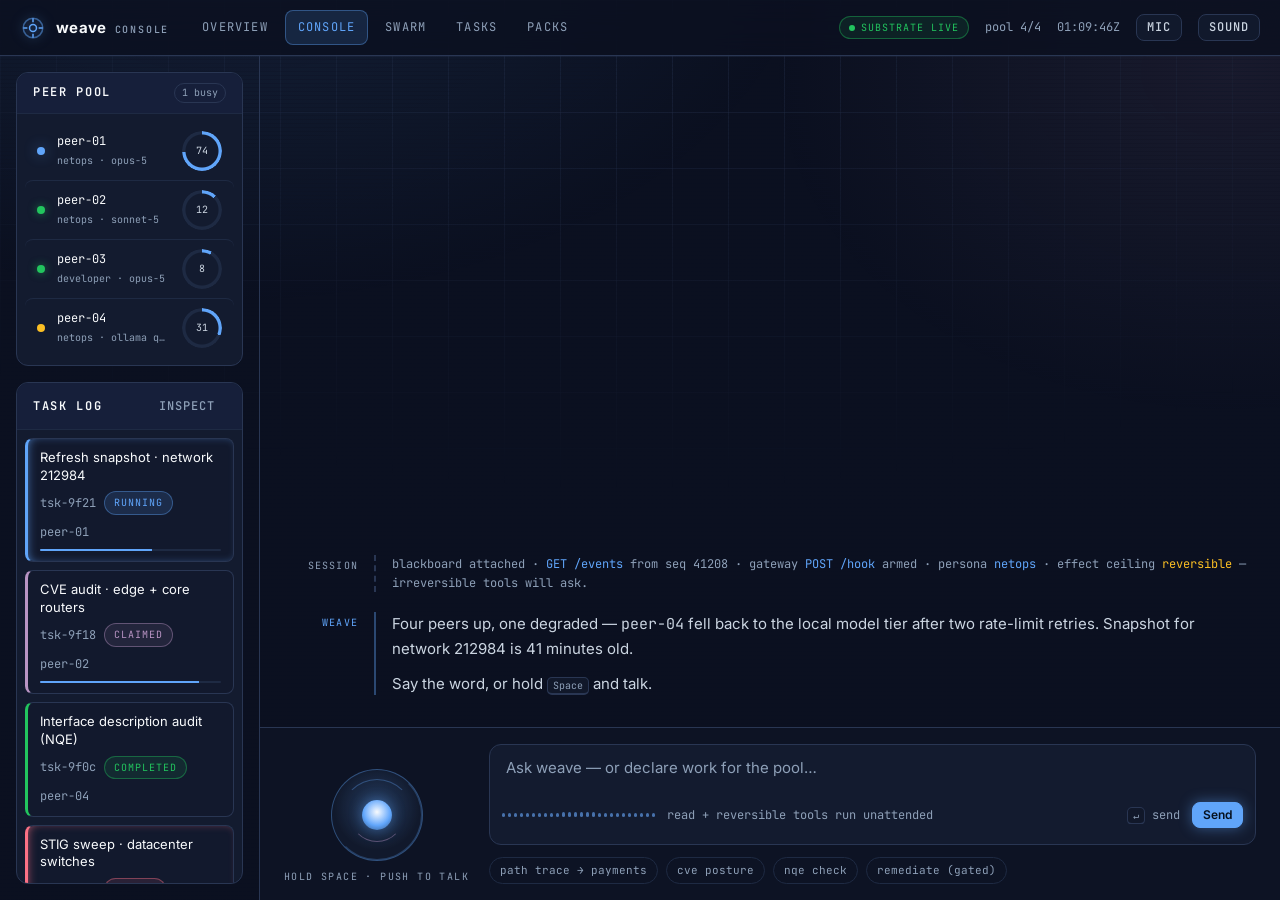
<file: console.html>
<!doctype html>
<html lang="en">
<head>
<meta charset="utf-8" />
<meta name="viewport" content="width=device-width, initial-scale=1" />
<title>Command Console · weave</title>
<link rel="preconnect" href="https://fonts.googleapis.com" />
<link rel="preconnect" href="https://fonts.gstatic.com" crossorigin />
<link href="https://fonts.googleapis.com/css2?family=Inter:wght@400;500;600;700&family=JetBrains+Mono:wght@400;500;600&display=swap" rel="stylesheet" />
<link rel="stylesheet" href="assets/hud.css" />
<style>
  .convo { display: flex; flex-direction: column; min-height: 0; }
  .convo-scroll { flex: 1; overflow-y: auto; min-height: 0; }
  .gate-line { display: grid; grid-template-columns: 120px 1fr; gap: var(--space-3); padding: 6px 0; border-bottom: 1px solid var(--border-soft); font-family: var(--font-mono); font-size: var(--text-xs); }
  .gate-line:last-child { border-bottom: 0; }
  .gate-line .k { color: var(--muted); letter-spacing: 0.08em; text-transform: uppercase; font-size: 10px; padding-top: 2px; }
  .gate-line .v { color: var(--fg); word-break: break-word; }
  .diffline { font-family: var(--font-mono); font-size: var(--text-xs); padding: 2px var(--space-3); border-left: 2px solid transparent; }
  .diffline.add { color: var(--success); border-left-color: var(--success); background: color-mix(in oklab, var(--success) 8%, transparent); }
  .diffline.del { color: var(--danger); border-left-color: var(--danger); background: color-mix(in oklab, var(--danger) 8%, transparent); }
  .diffline.ctx { color: var(--muted); }
  .mini-topo { height: 168px; border: 1px solid var(--border-soft); border-radius: var(--radius-sm); background: color-mix(in oklab, var(--bg) 60%, transparent); }
  @media (max-width: 920px) {
    .convo-scroll { overflow: visible; }
    .transcript { padding: var(--space-5) var(--space-4) var(--space-6); }
    .composer { position: sticky; bottom: 0; }
    .composer-bar { flex-wrap: wrap; }
  }
</style>
</head>
<body>
<div class="field-bg" aria-hidden="true"></div>

<div class="app page">
  <!-- ─── top bar ──────────────────────────────────────────────────── -->
  <header class="topbar" data-od-id="topbar">
    <a class="brandmark" href="surfaces.html">
      <svg class="glyph" viewBox="0 0 24 24" fill="none" stroke="currentColor" stroke-width="1.4" aria-hidden="true">
        <circle cx="12" cy="12" r="3.2" />
        <circle cx="12" cy="12" r="9" opacity="0.5" />
        <path d="M12 3v3.8M12 17.2V21M3 12h3.8M17.2 12H21" />
      </svg>
      <span>weave<span class="sub" style="margin-left:8px">console</span></span>
    </a>

    <nav class="mainnav" aria-label="Primary">
      <a href="surfaces.html">Overview</a>
      <a href="console.html" aria-current="page">Console</a>
      <a href="network.html">Swarm</a>
      <a href="task-detail.html">Tasks</a>
      <a href="plugins.html">Packs</a>
    </nav>

    <div class="spacer"></div>

    <div class="row" style="gap:var(--space-4)">
      <span class="pill pill-ok" title="SSE stream connected"><span class="dot dot-live"></span> substrate live</span>
      <span class="meta" title="Peers claiming work">pool <span class="num" id="pool-count">4</span>/4</span>
      <span class="meta num" id="clock">--:--:--</span>
      <button class="btn btn-sm btn-mono" id="mic-toggle" aria-pressed="false" title="Mute the microphone">Mic</button>
      <button class="btn btn-sm btn-mono" id="spk-toggle" aria-pressed="false" title="Mute spoken replies">Sound</button>
    </div>
  </header>

  <!-- ─── workspace ────────────────────────────────────────────────── -->
  <div class="workspace" style="grid-template-columns: 288px 1fr 344px;">

    <!-- left rail: peers + tasks -->
    <aside class="rail" data-od-id="rail-peers">
      <section class="panel" style="flex:none">
        <div class="panel-head">
          <span class="title">Peer pool</span>
          <span class="spacer"></span>
          <span class="count num" id="peer-busy">1 busy</span>
        </div>
        <div class="panel-body tight" id="peers">
          <div class="peer" data-health="busy">
            <span class="sig"></span>
            <div>
              <span class="id">peer-01</span>
              <span class="rt">netops · opus-5</span>
            </div>
            <div class="gauge" style="--v:74"><span>74</span></div>
          </div>
          <div class="peer" data-health="up">
            <span class="sig"></span>
            <div>
              <span class="id">peer-02</span>
              <span class="rt">netops · sonnet-5</span>
            </div>
            <div class="gauge" style="--v:12"><span>12</span></div>
          </div>
          <div class="peer" data-health="up">
            <span class="sig"></span>
            <div>
              <span class="id">peer-03</span>
              <span class="rt">developer · opus-5</span>
            </div>
            <div class="gauge" style="--v:8"><span>8</span></div>
          </div>
          <div class="peer" data-health="degraded">
            <span class="sig"></span>
            <div>
              <span class="id">peer-04</span>
              <span class="rt">netops · ollama qwen2.5</span>
            </div>
            <div class="gauge" style="--v:31"><span>31</span></div>
          </div>
        </div>
      </section>

      <section class="panel" style="flex:1 1 auto">
        <div class="panel-head">
          <span class="title">Task log</span>
          <span class="spacer"></span>
          <a class="btn btn-sm btn-quiet btn-mono" href="task-detail.html">Inspect</a>
        </div>
        <div class="panel-body tight scroll-y" id="tasks"></div>
      </section>
    </aside>

    <!-- centre: transcript + composer -->
    <section class="convo" data-od-id="transcript-column">
      <div class="convo-scroll" id="scroll">
        <div class="transcript" id="transcript">

          <div class="msg msg-system">
            <span class="who">session</span>
            <div class="body">
              blackboard attached · <span class="hot">GET /events</span> from seq 41208 · gateway <span class="hot">POST /hook</span> armed ·
              persona <span class="hot">netops</span> · effect ceiling <span class="warn-t">reversible</span> — irreversible tools will ask.
            </div>
          </div>

          <div class="msg msg-weave">
            <span class="who">weave</span>
            <div class="body">
              <p>Four peers up, one degraded — <span class="mono">peer-04</span> fell back to the local model tier after two rate-limit retries. Snapshot for network 212984 is 41 minutes old.</p>
              <p>Say the word, or hold <span class="kbd">Space</span> and talk.</p>
            </div>
          </div>

        </div>
      </div>

      <!-- composer + orb -->
      <div class="composer" data-od-id="composer">
        <div class="composer-inner">
          <div class="orb-wrap">
            <button class="orb" id="orb" data-state="idle" aria-label="Push to talk">
              <span class="ring" aria-hidden="true"></span>
              <span class="ring r2" aria-hidden="true"></span>
              <span class="ring r3" aria-hidden="true"></span>
              <span class="core" aria-hidden="true"></span>
            </button>
            <div class="orb-caption" id="orb-caption">Hold Space · push to talk</div>
          </div>

          <div>
            <div class="input-shell" id="shell">
              <textarea class="textarea" id="input" rows="1" placeholder="Ask weave — or declare work for the pool…"></textarea>
              <div class="composer-bar">
                <div class="wave" id="wave" aria-hidden="true"></div>
                <span class="meta" id="hint">read + reversible tools run unattended</span>
                <span class="spacer"></span>
                <span class="meta"><span class="kbd">↵</span> send</span>
                <button class="btn btn-primary btn-sm" id="send">Send</button>
              </div>
            </div>
            <div class="suggest" style="margin-top:var(--space-3)" id="suggest">
              <button data-q="Trace the path from the branch VPN concentrator to the payments VIP.">path trace → payments</button>
              <button data-q="How many critical CVEs are open on the edge routers?">cve posture</button>
              <button data-q="Run an NQE check for interfaces with no description.">nqe check</button>
              <button data-q="Push the fix to the two affected edge routers.">remediate (gated)</button>
            </div>
          </div>
        </div>
      </div>
    </section>

    <!-- right rail: blackboard stream + session -->
    <aside class="rail rail-right" data-od-id="rail-blackboard">
      <section class="panel" style="flex:1 1 auto">
        <div class="panel-head">
          <span class="title">Blackboard</span>
          <span class="spacer"></span>
          <span class="count" id="seq-badge">seq 41208</span>
        </div>
        <div class="panel-body flush scroll-y" id="feed-wrap">
          <div class="feed" id="feed"></div>
        </div>
      </section>

      <section class="panel" style="flex:none">
        <div class="panel-head"><span class="title">Voice channel</span></div>
        <div class="panel-body" style="display:grid;gap:var(--space-3)">
          <div class="row-between">
            <span class="label">Recognition</span>
            <span class="pill" id="cap-rec">checking</span>
          </div>
          <div class="row-between">
            <span class="label">Synthesis</span>
            <span class="pill" id="cap-syn">checking</span>
          </div>
          <div class="row-between">
            <span class="label">Barge-in</span>
            <span class="pill pill-ok">half-duplex</span>
          </div>
          <hr class="rule" />
          <div class="metrics">
            <div class="metric"><div class="v num" id="m-turns">2</div><div class="k">turns</div></div>
            <div class="metric"><div class="v num" id="m-tok">18.4k</div><div class="k">tokens</div></div>
            <div class="metric"><div class="v num" id="m-cost">$0.21</div><div class="k">session</div></div>
          </div>
        </div>
      </section>
    </aside>
  </div>
</div>

<!-- ─── effect gate ────────────────────────────────────────────────── -->
<div class="scrim" id="gate" hidden role="dialog" aria-modal="true" aria-labelledby="gate-title">
  <div class="modal brackets">
    <header>
      <span class="pill pill-warn"><span class="dot"></span> irreversible effect</span>
      <h3 id="gate-title" style="margin-top:var(--space-3)">Grant required — <span class="mono">forward_ssh_provision</span></h3>
      <p class="meta" style="margin-top:6px">peer-01 holds the lease and is blocked pending your decision.</p>
    </header>
    <div class="content">
      <div class="gate-line"><span class="k">Tool</span><span class="v mono">forward_ssh_provision</span></div>
      <div class="gate-line"><span class="k">Effect</span><span class="v mono warn-t">irreversible · outward</span></div>
      <div class="gate-line"><span class="k">Targets</span><span class="v mono">edge-rtr-01, edge-rtr-04</span></div>
      <div class="gate-line"><span class="k">Changeset</span><span class="v mono">cs-8841 · what-if predicted clean</span></div>
      <div style="margin-top:var(--space-4);border:1px solid var(--border-soft);border-radius:var(--radius-sm);padding:var(--space-2) 0">
        <div class="diffline ctx">interface GigabitEthernet0/0/2</div>
        <div class="diffline del">- no ip access-group EDGE_IN in</div>
        <div class="diffline add">+ ip access-group EDGE_IN in</div>
        <div class="diffline ctx">!</div>
      </div>
      <p class="meta" style="margin-top:var(--space-4)">Approving grants this tool for <span class="mono">this task only</span>. The grant does not persist to the next lease.</p>
    </div>
    <footer>
      <button class="btn" id="gate-deny">Deny</button>
      <button class="btn btn-primary" id="gate-approve">Approve · apply to 2 devices</button>
    </footer>
  </div>
</div>

<script src="assets/hud.js"></script>
<script>
(function () {
  const H = window.WeaveHUD;
  const { $, el } = H;

  H.clock($('#clock'));

  /* ── voice ──────────────────────────────────────────────────────── */
  const wave = H.waveform($('#wave'), 26);
  wave.idle();

  const voice = new H.VoiceEngine({
    onLevel: (l) => wave.set(l),
    onInterim: (t) => showInterim(t),
    onFinal: (t) => { showInterim(''); submit(t, { spoken: true }); },
    onState: (s) => { $('#shell').dataset.listening = s === 'listening'; if (s !== 'listening') wave.idle(); },
    onNoMic: () => H.toast('no microphone — type instead, waveform is a demo signal')
  });
  H.bindOrb($('#orb'), voice, $('#orb-caption'));

  $('#cap-rec').textContent = voice.caps.recognition ? 'web speech api' : 'unavailable';
  $('#cap-rec').className = 'pill ' + (voice.caps.recognition ? 'pill-ok' : 'pill-warn');
  $('#cap-syn').textContent = voice.caps.synthesis ? 'available' : 'unavailable';
  $('#cap-syn').className = 'pill ' + (voice.caps.synthesis ? 'pill-ok' : 'pill-warn');

  $('#mic-toggle').addEventListener('click', (e) => {
    const on = e.currentTarget.getAttribute('aria-pressed') === 'true';
    e.currentTarget.setAttribute('aria-pressed', String(!on));
    voice.setMicMuted(!on);
    H.toast(!on ? 'microphone muted' : 'microphone live');
  });
  $('#spk-toggle').addEventListener('click', (e) => {
    const on = e.currentTarget.getAttribute('aria-pressed') === 'true';
    e.currentTarget.setAttribute('aria-pressed', String(!on));
    voice.setSpeakerMuted(!on);
    H.toast(!on ? 'replies silenced — display only' : 'spoken replies on');
  });

  let interimNode = null;
  function showInterim(text) {
    if (!text) { if (interimNode) { interimNode.remove(); interimNode = null; } return; }
    if (!interimNode) {
      interimNode = el('span', { class: 'interim' });
      $('#hint').replaceChildren(interimNode);
    }
    interimNode.textContent = '“' + text + '”';
  }

  /* ── blackboard feed ────────────────────────────────────────────── */
  let seq = 41208;
  const feed = $('#feed');
  function emit(kind, subject, tone) {
    seq += 1;
    const row = el('div', { class: 'evt', 'data-kind': tone || 'progress' }, []);
    row.appendChild(el('span', { class: 'seq', text: String(seq).slice(-5) }));
    const right = el('div');
    right.appendChild(el('span', { class: 'kind', text: kind }));
    right.appendChild(el('span', { class: 'subj', text: subject }));
    row.appendChild(right);
    feed.insertBefore(row, feed.firstChild);
    while (feed.children.length > 60) feed.lastChild.remove();
    $('#seq-badge').textContent = 'seq ' + seq;
  }

  [
    ['task.completed', 'nqe.interface-desc-audit · 312 rows', 'completed'],
    ['board.panel', 'canvas:default · metrics', 'progress'],
    ['lease.renewed', 'peer-01 · ttl 60s', 'progress'],
    ['task.claimed', 'peer-01 · snapshot.refresh', 'claimed'],
    ['task.declared', 'snapshot.refresh · network 212984', 'declared']
  ].forEach(([k, s, t]) => emit(k, s, t));

  /* ── task log ───────────────────────────────────────────────────── */
  const tasks = [
    { id: 'tsk-9f21', goal: 'Refresh snapshot · network 212984', state: 'running', peer: 'peer-01', lease: 62 },
    { id: 'tsk-9f18', goal: 'CVE audit · edge + core routers', state: 'claimed', peer: 'peer-02', lease: 88 },
    { id: 'tsk-9f0c', goal: 'Interface description audit (NQE)', state: 'completed', peer: 'peer-04', lease: 0 },
    { id: 'tsk-9efa', goal: 'STIG sweep · datacenter switches', state: 'failed', peer: 'peer-02', lease: 0 }
  ];
  const taskHost = $('#tasks');
  function renderTasks() {
    taskHost.replaceChildren();
    tasks.forEach((t) => {
      const a = el('a', { class: 'task', href: 'task-detail.html', 'data-state': t.state, 'data-od-id': 'task-' + t.id });
      a.appendChild(el('span', { class: 't', text: t.goal }));
      const r = el('div', { class: 'r' });
      r.appendChild(el('span', { class: 'meta mono', text: t.id }));
      const badge = el('span', {
        class: 'pill ' + ({ running: 'pill-accent', claimed: 'pill-claimed', completed: 'pill-ok', failed: 'pill-bad', gated: 'pill-warn', declared: '' }[t.state] || ''),
        text: t.state
      });
      r.appendChild(badge);
      r.appendChild(el('span', { class: 'meta mono', text: t.peer }));
      a.appendChild(r);
      if (t.lease > 0) {
        const bar = el('div', { class: 'lease' });
        bar.appendChild(el('i', { style: 'width:' + t.lease + '%' }));
        a.appendChild(bar);
      }
      taskHost.appendChild(a);
    });
  }
  renderTasks();

  setInterval(() => {
    let dirty = false;
    tasks.forEach((t) => {
      if (t.lease > 0) { t.lease = Math.max(4, t.lease - 3); dirty = true; }
    });
    if (dirty) renderTasks();
  }, 3000);

  /* ambient substrate chatter — the log never stops moving */
  const chatter = [
    ['lease.renewed', 'peer-01 · ttl 60s', 'progress'],
    ['task.progress', 'snapshot.refresh · collecting 148/212 devices', 'progress'],
    ['tool.called', 'peer-02 · forward_cve_audit (read)', 'tool'],
    ['learning.question.asked', 'peer-04 · ambiguous device role', 'progress'],
    ['canvas.op', 'create_canvas · path-trace', 'progress']
  ];
  let ci = 0;
  setInterval(() => { const c = chatter[ci++ % chatter.length]; emit(c[0], c[1], c[2]); }, 5200);

  /* ── transcript ─────────────────────────────────────────────────── */
  const transcript = $('#transcript');
  const scroller = $('#scroll');
  const nudge = () => { scroller.scrollTop = scroller.scrollHeight; };

  function addMsg(role, who) {
    const m = el('div', { class: 'msg msg-' + role });
    m.appendChild(el('span', { class: 'who', text: who }));
    const body = el('div', { class: 'body' });
    m.appendChild(body);
    transcript.appendChild(m);
    nudge();
    return body;
  }

  function toolChip(fn, effect, note) {
    const c = el('span', { class: 'toolcall', 'data-effect': effect });
    c.appendChild(el('span', { class: 'fn', text: fn }));
    c.appendChild(el('span', { class: 'eff', text: '· ' + effect + (note ? ' · ' + note : '') }));
    return c;
  }

  function boardPanel(body, title, kind, build) {
    const p = el('div', { class: 'board-panel', 'data-kind': kind || 'default' });
    const head = el('header');
    head.appendChild(el('span', { class: 't', text: title }));
    head.appendChild(el('span', { class: 'label', text: 'canvas · default' }));
    p.appendChild(head);
    const content = el('div', { class: 'content' });
    build(content);
    p.appendChild(content);
    body.appendChild(p);
    nudge();
    return p;
  }

  /* ── response plans — grounded in weave's real tool surface ─────── */
  const PLANS = [
    {
      match: /path|trace|reach|vpn|payments/i,
      speak: 'Path is up. Nine hops, one ACL you should look at.',
      reply: 'Traced it on the 41-minute-old snapshot. The flow reaches the payments VIP — nine hops, no drops — but hop 6 permits it via a broad ACE that also opens the whole /16. Panel is on the board.',
      tools: [['path_search', 'read'], ['forward_snapshots', 'read', 'freshness 41m']],
      events: [['task.declared', 'path.analysis · branch-vpn → payments-vip', 'declared'], ['task.claimed', 'peer-01 · path.analysis', 'claimed'], ['board.panel', 'canvas:default · path table', 'progress'], ['task.completed', 'path.analysis · 9 hops permitted', 'completed']],
      panel: (c) => {
        c.appendChild(miniTopo());
        const t = el('table', { class: 'ds-table', style: 'margin-top:var(--space-4)' });
        t.innerHTML =
          '<thead><tr><th>Hop</th><th>Device</th><th>Behaviour</th><th class="num-col">Latency</th></tr></thead>' +
          '<tbody>' +
          '<tr><td class="num">1</td><td class="mono">branch-vpn-01</td><td>permitted</td><td class="num-col">0.4 ms</td></tr>' +
          '<tr><td class="num">4</td><td class="mono">core-sw-02</td><td>permitted</td><td class="num-col">1.9 ms</td></tr>' +
          '<tr><td class="num">6</td><td class="mono">edge-rtr-01</td><td class="warn-t">permitted · broad ACE</td><td class="num-col">2.6 ms</td></tr>' +
          '<tr><td class="num">9</td><td class="mono">payments-vip</td><td class="ok">delivered</td><td class="num-col">3.1 ms</td></tr>' +
          '</tbody>';
        c.appendChild(t);
      }
    },
    {
      match: /cve|vulnerab|patch|posture/i,
      speak: 'Eleven critical, all on the edge tier.',
      reply: 'Eleven criticals across the edge tier, none in the datacenter. Nine of them collapse into a single IOS-XE upgrade — the other two need a config change, not a version bump.',
      tools: [['forward_cve_audit', 'read'], ['security_matrix', 'read']],
      events: [['task.declared', 'cve.audit · all devices', 'declared'], ['tool.called', 'peer-02 · forward_cve_audit', 'tool'], ['task.completed', 'cve.audit · 11 critical / 34 high', 'completed']],
      kind: 'warn',
      panel: (c) => {
        const m = el('div', { class: 'metrics' });
        [['11', 'critical'], ['34', 'high'], ['9', 'one upgrade fixes'], ['2', 'config-only']].forEach(([v, k]) => {
          const d = el('div', { class: 'metric' });
          d.appendChild(el('div', { class: 'v num', text: v }));
          d.appendChild(el('div', { class: 'k', text: k }));
          m.appendChild(d);
        });
        c.appendChild(m);
        const meter = el('div', { class: 'meter is-warn', style: 'margin-top:var(--space-4)' });
        meter.appendChild(el('i', { style: 'width:24%' }));
        c.appendChild(meter);
        c.appendChild(el('p', { class: 'meta', style: 'margin-top:6px', text: '24% of the edge fleet is on the affected train' }));
      }
    },
    {
      match: /nqe|description|query|audit/i,
      speak: 'Three hundred twelve interfaces, no description.',
      reply: '312 interfaces carry no description, concentrated on two access stacks that were racked last quarter. I can open a changeset that names them from the patch-panel export.',
      tools: [['nqe_run', 'read', '0.8s']],
      events: [['tool.called', 'peer-04 · nqe_run', 'tool'], ['board.panel', 'canvas:default · table', 'progress'], ['task.completed', 'nqe.run · 312 rows', 'completed']],
      panel: (c) => {
        const t = el('table', { class: 'ds-table' });
        t.innerHTML =
          '<thead><tr><th>Device</th><th>Role</th><th class="num-col">Undescribed</th></tr></thead>' +
          '<tbody>' +
          '<tr><td class="mono">acc-sw-14</td><td>access</td><td class="num-col">96</td></tr>' +
          '<tr><td class="mono">acc-sw-15</td><td>access</td><td class="num-col">92</td></tr>' +
          '<tr><td class="mono">dist-sw-03</td><td>distribution</td><td class="num-col">61</td></tr>' +
          '<tr><td class="mono">— 9 more</td><td class="dim">mixed</td><td class="num-col">63</td></tr>' +
          '</tbody>';
        c.appendChild(t);
      }
    },
    {
      match: /push|apply|remediate|provision|fix it|deploy/i,
      gate: true,
      speak: 'That one is irreversible. I need a grant.',
      reply: 'That crosses into irreversible territory — two devices, one ACL binding each. The what-if on changeset cs-8841 predicts no new reachability loss. I have the lease open and I am holding.',
      tools: [['forward_predict', 'read', 'clean'], ['forward_ssh_provision', 'irreversible', 'blocked']],
      events: [['task.declared', 'remediate.acl · edge-rtr-01, edge-rtr-04', 'declared'], ['task.claimed', 'peer-01 · remediate.acl', 'claimed'], ['grant.requested', 'forward_ssh_provision · awaiting human', 'tool']]
    },
    {
      match: /status|swarm|pool|peers|health|how are/i,
      speak: 'Four peers. One degraded on the local tier.',
      reply: 'Three peers healthy, one degraded — peer-04 dropped to the local Ollama tier after two rate-limit retries and is running about four times slower. The pool is still claiming everything; nothing is starving.',
      tools: [['peer_presence', 'read']],
      events: [['tool.called', 'coordinator · peer_presence', 'tool']],
      panel: (c) => {
        const m = el('div', { class: 'metrics' });
        [['4', 'peers'], ['1', 'degraded'], ['2', 'in flight'], ['0', 'starved']].forEach(([v, k]) => {
          const d = el('div', { class: 'metric' });
          d.appendChild(el('div', { class: 'v num', text: v }));
          d.appendChild(el('div', { class: 'k', text: k }));
          m.appendChild(d);
        });
        c.appendChild(m);
      }
    }
  ];

  const FALLBACK = {
    speak: 'Declared it. Two peers picked it up.',
    reply: 'Not something I can answer from the snapshot, so I declared it to the pool instead. Two peers claimed the fan-out; results land on the board and in the task log as they settle.',
    tools: [['spawn_task', 'reversible', 'persona netops'], ['fanout', 'reversible', '2 peers']],
    events: [['task.declared', 'research · ad-hoc goal', 'declared'], ['task.claimed', 'peer-02 · research', 'claimed'], ['task.claimed', 'peer-03 · research', 'claimed']]
  };

  function miniTopo() {
    const ns = 'http://www.w3.org/2000/svg';
    const svg = document.createElementNS(ns, 'svg');
    svg.setAttribute('class', 'topo mini-topo');
    svg.setAttribute('viewBox', '0 0 420 168');
    const pts = [[34, 84], [104, 50], [104, 118], [186, 84], [268, 52], [268, 116], [350, 84]];
    const edges = [[0, 1], [0, 2], [1, 3], [2, 3], [3, 4], [3, 5], [4, 6], [5, 6]];
    const hot = new Set(['0-1', '1-3', '3-4', '4-6']);
    edges.forEach(([a, b]) => {
      const l = document.createElementNS(ns, 'line');
      l.setAttribute('x1', pts[a][0]); l.setAttribute('y1', pts[a][1]);
      l.setAttribute('x2', pts[b][0]); l.setAttribute('y2', pts[b][1]);
      l.setAttribute('class', 'edge' + (hot.has(a + '-' + b) ? ' hot' : ''));
      svg.appendChild(l);
    });
    const names = ['branch-vpn', 'wan-01', 'wan-02', 'core-sw-02', 'edge-rtr-01', 'edge-rtr-04', 'payments'];
    const cls = ['n-peer', 'n-up', 'n-up', 'n-core', 'n-warn', 'n-up', 'n-peer'];
    pts.forEach((p, i) => {
      const g = document.createElementNS(ns, 'g');
      g.setAttribute('class', 'node');
      const c = document.createElementNS(ns, 'circle');
      c.setAttribute('cx', p[0]); c.setAttribute('cy', p[1]); c.setAttribute('r', 6);
      c.setAttribute('class', cls[i]);
      const t = document.createElementNS(ns, 'text');
      t.setAttribute('x', p[0]); t.setAttribute('y', p[1] - 12);
      t.textContent = names[i];
      g.appendChild(c); g.appendChild(t);
      svg.appendChild(g);
    });
    return svg;
  }

  /* ── turn execution ─────────────────────────────────────────────── */
  let turns = 2, tokens = 18400, cost = 0.21;
  let busy = false;

  async function submit(text, opts) {
    const q = (text || '').trim();
    if (!q || busy) return;
    busy = true;
    $('#input').value = '';
    $('#hint').textContent = 'read + reversible tools run unattended';

    const u = addMsg('user', (opts && opts.spoken) ? 'you · voice' : 'you');
    u.appendChild(el('p', { text: q }));

    const plan = PLANS.find((p) => p.match.test(q)) || FALLBACK;

    voice.thinking();
    const body = addMsg('weave', 'weave');

    // tool calls appear first — the console shows its work
    const via = el('div', { class: 'via' });
    body.appendChild(via);
    for (const [fn, effect, note] of plan.tools) {
      await wait(280);
      via.appendChild(toolChip(fn, effect, note));
      nudge();
    }

    (plan.events || []).forEach((e, i) => setTimeout(() => emit(e[0], e[1], e[2]), 240 * (i + 1)));

    await wait(320);
    const para = el('p');
    body.insertBefore(para, via);
    await H.stream(para, plan.reply, { onTick: nudge });

    if (plan.panel) {
      await wait(180);
      boardPanel(body, plan.kind === 'warn' ? 'Security posture' : 'Board panel', plan.kind, plan.panel);
    }

    voice.speak(plan.speak);
    if (!voice.caps.synthesis || voice.speakerMuted) voice.settle();

    turns += 1; tokens += 1200 + Math.floor(Math.random() * 2600); cost += 0.04 + Math.random() * 0.06;
    $('#m-turns').textContent = turns;
    $('#m-tok').textContent = (tokens / 1000).toFixed(1) + 'k';
    $('#m-cost').textContent = '$' + cost.toFixed(2);

    if (plan.gate) {
      await wait(420);
      openGate();
    }
    busy = false;
  }

  const wait = (ms) => new Promise((r) => setTimeout(r, ms));

  /* ── effect gate ────────────────────────────────────────────────── */
  const gate = $('#gate');
  let gateReturn = null;
  function openGate() {
    gateReturn = document.activeElement;
    gate.hidden = false;
    $('#gate-approve').focus();
    tasks.unshift({ id: 'tsk-9f2b', goal: 'Remediate ACL binding · 2 edge routers', state: 'gated', peer: 'peer-01', lease: 96 });
    renderTasks();
  }
  function closeGate() {
    gate.hidden = true;
    if (gateReturn) gateReturn.focus();
  }
  $('#gate-deny').addEventListener('click', () => {
    closeGate();
    tasks[0].state = 'failed'; tasks[0].lease = 0; renderTasks();
    emit('grant.denied', 'forward_ssh_provision · human denied', 'failed');
    const b = addMsg('weave', 'weave');
    b.appendChild(el('p', { text: 'Denied — lease released, nothing touched the devices. Changeset cs-8841 stays staged if you want to look at it later.' }));
    voice.speak('Denied. Nothing was applied.');
  });
  $('#gate-approve').addEventListener('click', async () => {
    closeGate();
    tasks[0].state = 'running'; renderTasks();
    emit('grant.approved', 'forward_ssh_provision · scoped to tsk-9f2b', 'tool');
    const b = addMsg('weave', 'weave');
    const p = el('p'); b.appendChild(p);
    await H.stream(p, 'Applied to both routers. Post-change verification passed on the second snapshot — the broad ACE is gone and the payments path still reaches. Grant expired with the lease.', { onTick: nudge });
    boardPanel(b, 'Remediation applied', 'ok', (c) => {
      const m = el('div', { class: 'metrics' });
      [['2', 'devices'], ['0', 'errors'], ['1', 'ACE removed'], ['pass', 'post-check']].forEach(([v, k]) => {
        const d = el('div', { class: 'metric' });
        d.appendChild(el('div', { class: 'v num', text: v }));
        d.appendChild(el('div', { class: 'k', text: k }));
        m.appendChild(d);
      });
      c.appendChild(m);
    });
    emit('task.completed', 'remediate.acl · 2 devices applied', 'completed');
    tasks[0].state = 'completed'; tasks[0].lease = 0; renderTasks();
    voice.speak('Applied. Post-change check passed.');
  });
  document.addEventListener('keydown', (e) => { if (e.key === 'Escape' && !gate.hidden) $('#gate-deny').click(); });

  /* ── composer wiring ────────────────────────────────────────────── */
  const input = $('#input');
  input.addEventListener('input', () => {
    input.style.height = 'auto';
    input.style.height = Math.min(input.scrollHeight, 132) + 'px';
  });
  input.addEventListener('keydown', (e) => {
    if (e.key === 'Enter' && !e.shiftKey) { e.preventDefault(); submit(input.value); input.style.height = 'auto'; }
  });
  $('#send').addEventListener('click', () => { submit(input.value); input.style.height = 'auto'; });
  $('#suggest').addEventListener('click', (e) => {
    const b = e.target.closest('button');
    if (b) submit(b.dataset.q);
  });

  /* a question asked from another screen (or spoken into the topbar orb)
     arrives here and runs as this session's next turn */
  const pending = H.store.get('weave.pending');
  if (pending) {
    H.store.del('weave.pending');
    setTimeout(() => submit(pending), 420);
  }
})();
</script>
</body>
</html>
</file>
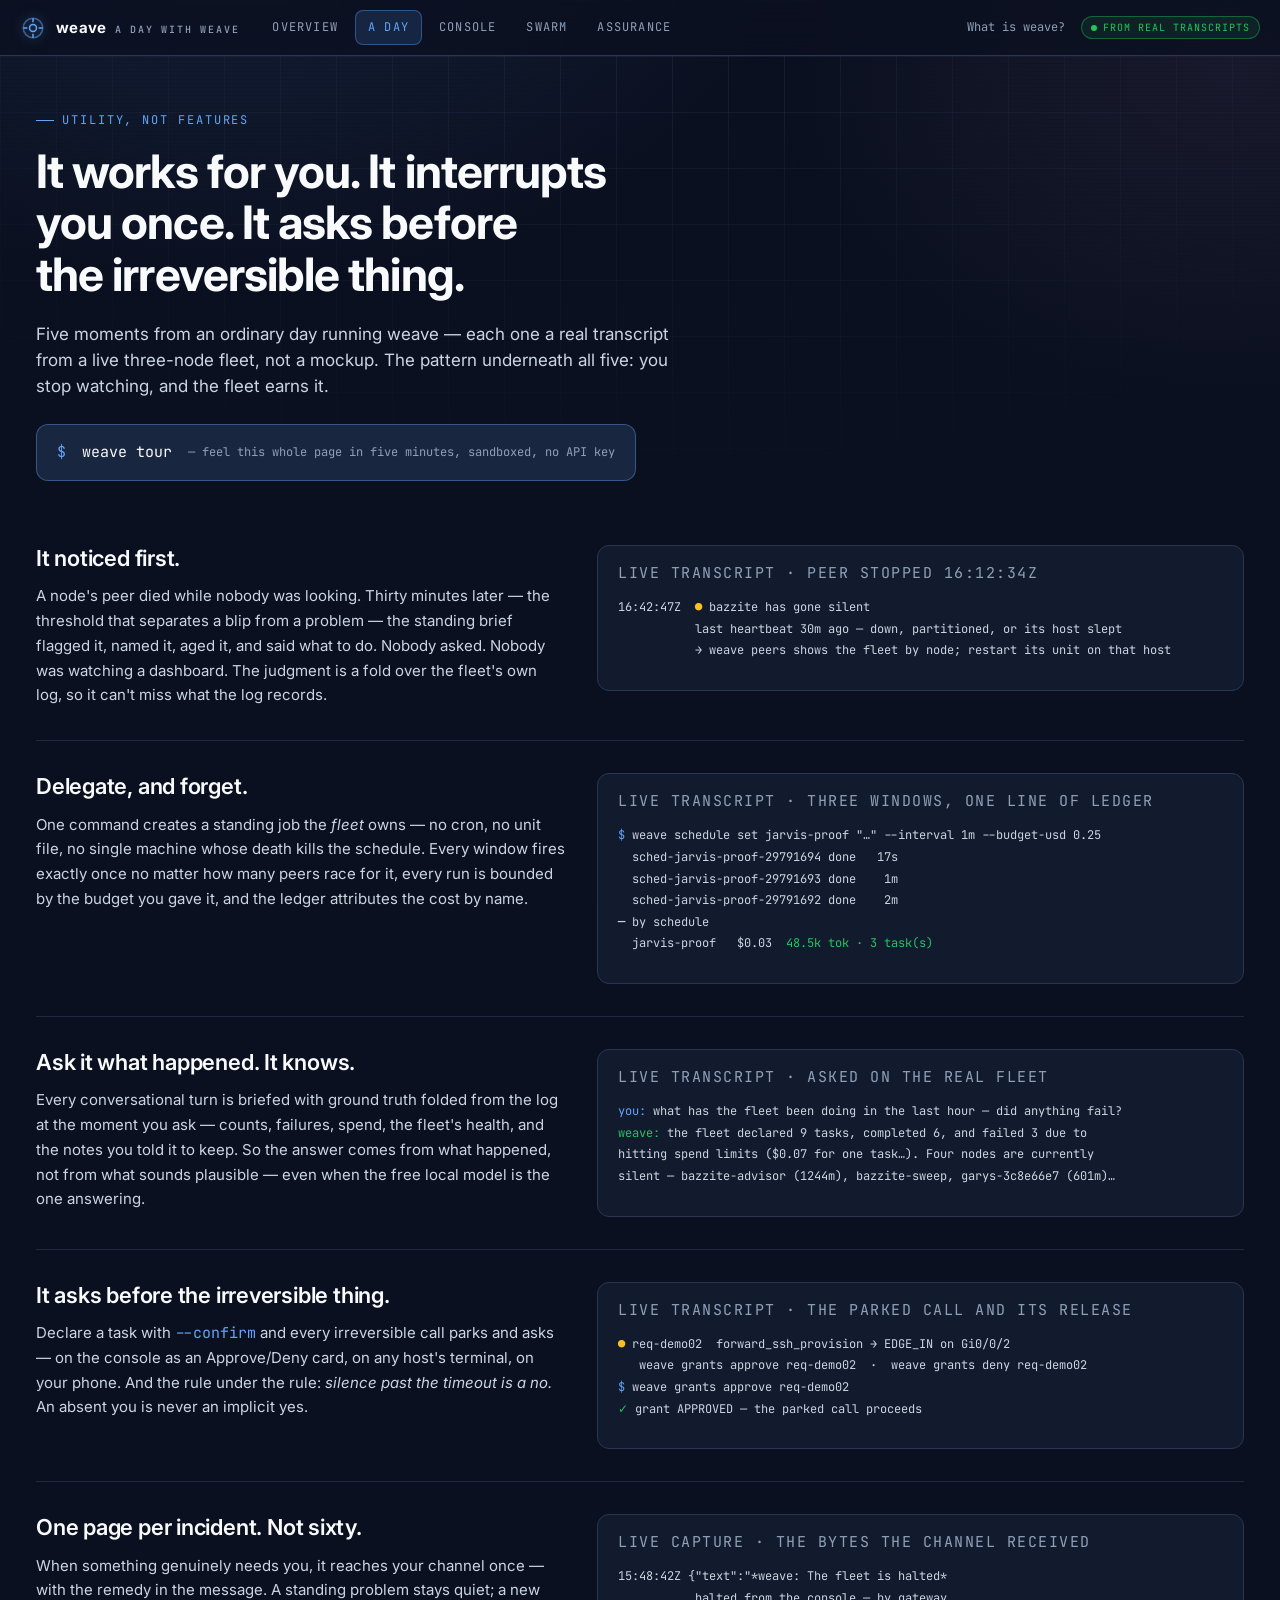
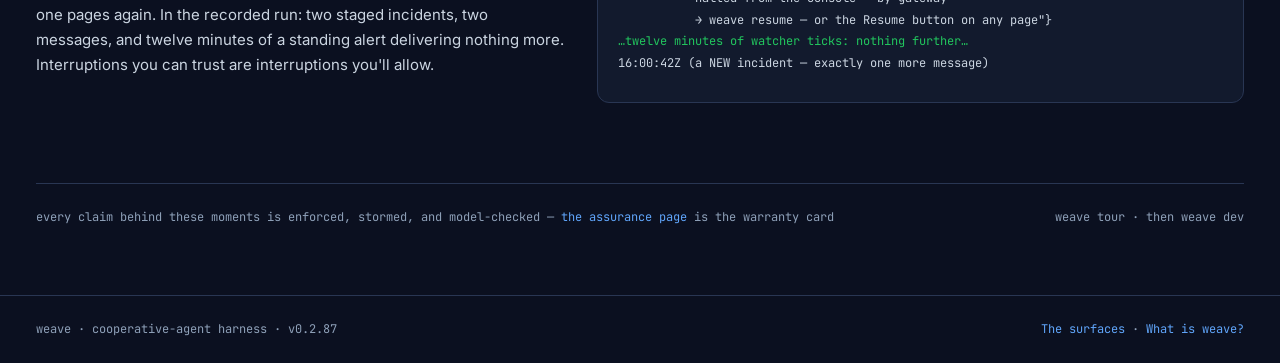
<file: day.html>
<!doctype html>
<html lang="en">
<head>
<meta charset="utf-8" />
<meta name="viewport" content="width=device-width, initial-scale=1" />
<title>weave · a day with weave</title>
<link rel="preconnect" href="https://fonts.googleapis.com" />
<link rel="preconnect" href="https://fonts.gstatic.com" crossorigin />
<link href="https://fonts.googleapis.com/css2?family=Inter:wght@400;500;600;700&family=JetBrains+Mono:wght@400;500;600&display=swap" rel="stylesheet" />
<link rel="stylesheet" href="assets/hud.css" />
<style>
  .hero { max-width: 1440px; margin-inline: auto; padding: var(--space-12) var(--container-gutter-desktop) var(--space-8); }
  .hero h1 { font-size: clamp(28px, 3.6vw, var(--text-3xl)); font-weight: 700; color: var(--fg); letter-spacing: var(--tracking-display); line-height: 1.12; max-width: 22ch; }
  .hero .lede { max-width: 60ch; margin-top: var(--space-5); font-size: var(--text-lg); color: var(--fg-2); }
  .tryit {
    margin-top: var(--space-6); display: inline-flex; align-items: center; gap: var(--space-4);
    background: color-mix(in oklab, var(--accent) 9%, var(--surface));
    border: 1px solid var(--accent-line); border-radius: var(--radius-md);
    padding: var(--space-4) var(--space-5); font-family: var(--font-mono); font-size: var(--text-base); color: var(--fg);
  }
  .tryit .p { color: var(--accent); }
  .strip { max-width: 1440px; margin-inline: auto; padding: 0 var(--container-gutter-desktop) var(--space-12); }
  .moment {
    display: grid; grid-template-columns: minmax(0, 0.9fr) minmax(0, 1.1fr); gap: var(--space-8);
    align-items: start; padding: var(--space-8) 0; border-top: 1px solid var(--border-soft);
  }
  .moment:first-of-type { border-top: 0; }
  .moment h3 { font-size: var(--text-xl); color: var(--fg); margin-bottom: var(--space-3); }
  .moment .story { font-size: var(--text-base); color: var(--fg-2); line-height: 1.65; }
  .moment .story .mono { color: var(--meta); }
  .evidence {
    background: color-mix(in oklab, var(--surface) 88%, var(--bg)); border: 1px solid var(--border);
    border-radius: var(--radius-md); padding: var(--space-4) var(--space-5); overflow-x: auto;
  }
  .evidence .cap { font-family: var(--font-mono); font-size: var(--text-2xs); letter-spacing: 0.1em; text-transform: uppercase; color: var(--muted); margin-bottom: var(--space-3); display: block; }
  .evidence pre { font-family: var(--font-mono); font-size: var(--text-xs); line-height: 1.8; color: var(--fg-2); white-space: pre; }
  .evidence .ok { color: var(--success); } .evidence .hot2 { color: var(--accent); } .evidence .w { color: var(--warn); }
  @media (max-width: 1000px) { .moment { grid-template-columns: 1fr; gap: var(--space-4); } }
</style>
</head>
<body>
<div class="field-bg" aria-hidden="true"></div>
<div class="page">
  <header class="topbar" data-od-id="topbar">
    <a class="brandmark" href="surfaces.html">
      <svg class="glyph" viewBox="0 0 24 24" fill="none" stroke="currentColor" stroke-width="1.4" aria-hidden="true">
        <circle cx="12" cy="12" r="3.2" /><circle cx="12" cy="12" r="9" opacity="0.5" />
        <path d="M12 3v3.8M12 17.2V21M3 12h3.8M17.2 12H21" />
      </svg>
      <span>weave<span class="sub" style="margin-left:8px">a day with weave</span></span>
    </a>
    <nav class="mainnav" aria-label="Primary">
      <a href="surfaces.html">Overview</a>
      <a href="day.html" aria-current="page">A day</a>
      <a href="console.html">Console</a>
      <a href="network.html">Swarm</a>
      <a href="assurance.html">Assurance</a>
    </nav>
    <div class="spacer"></div>
    <div class="row" style="gap:var(--space-4)">
      <a class="meta" href="index.html">What is weave?</a>
      <span class="pill pill-ok"><span class="dot dot-live"></span> from real transcripts</span>
    </div>
  </header>

  <main>
    <section class="hero" data-od-id="day-hero">
      <p class="eyebrow" style="margin-bottom:var(--space-4)">Utility, not features</p>
      <h1>It works for you. It interrupts you once. It asks before the irreversible thing.</h1>
      <p class="lede">
        Five moments from an ordinary day running weave — each one a real transcript from a live
        three-node fleet, not a mockup. The pattern underneath all five: you stop watching, and
        the fleet earns it.
      </p>
      <div class="tryit"><span class="p">$</span> weave tour <span class="meta" style="text-transform:none;letter-spacing:0">— feel this whole page in five minutes, sandboxed, no API key</span></div>
    </section>

    <section class="strip" data-od-id="moments">

      <article class="moment">
        <div>
          <h3>It noticed first.</h3>
          <p class="story">A node's peer died while nobody was looking. Thirty minutes later — the
          threshold that separates a blip from a problem — the standing brief flagged it, named it,
          aged it, and said what to do. Nobody asked. Nobody was watching a dashboard. The judgment
          is a fold over the fleet's own log, so it can't miss what the log records.</p>
        </div>
        <div class="evidence"><span class="cap">live transcript · peer stopped 16:12:34Z</span>
<pre>16:42:47Z  <span class="w">●</span> bazzite has gone silent
           last heartbeat 30m ago — down, partitioned, or its host slept
           → weave peers shows the fleet by node; restart its unit on that host</pre>
        </div>
      </article>

      <article class="moment">
        <div>
          <h3>Delegate, and forget.</h3>
          <p class="story">One command creates a standing job the <em>fleet</em> owns — no cron, no
          unit file, no single machine whose death kills the schedule. Every window fires exactly
          once no matter how many peers race for it, every run is bounded by the budget you gave
          it, and the ledger attributes the cost by name.</p>
        </div>
        <div class="evidence"><span class="cap">live transcript · three windows, one line of ledger</span>
<pre><span class="hot2">$</span> weave schedule set jarvis-proof "…" --interval 1m --budget-usd 0.25
  sched-jarvis-proof-29791694 done   17s
  sched-jarvis-proof-29791693 done    1m
  sched-jarvis-proof-29791692 done    2m
─ by schedule
  jarvis-proof   $0.03  <span class="ok">48.5k tok · 3 task(s)</span></pre>
        </div>
      </article>

      <article class="moment">
        <div>
          <h3>Ask it what happened. It knows.</h3>
          <p class="story">Every conversational turn is briefed with ground truth folded from the
          log at the moment you ask — counts, failures, spend, the fleet's health, and the notes
          you told it to keep. So the answer comes from what happened, not from what sounds
          plausible — even when the free local model is the one answering.</p>
        </div>
        <div class="evidence"><span class="cap">live transcript · asked on the real fleet</span>
<pre><span class="hot2">you:</span> what has the fleet been doing in the last hour — did anything fail?
<span class="ok">weave:</span> the fleet declared 9 tasks, completed 6, and failed 3 due to
hitting spend limits ($0.07 for one task…). Four nodes are currently
silent — bazzite-advisor (1244m), bazzite-sweep, garys-3c8e66e7 (601m)…</pre>
        </div>
      </article>

      <article class="moment">
        <div>
          <h3>It asks before the irreversible thing.</h3>
          <p class="story">Declare a task with <span class="mono">--confirm</span> and every
          irreversible call parks and asks — on the console as an Approve/Deny card, on any host's
          terminal, on your phone. And the rule under the rule: <em>silence past the timeout is a
          no.</em> An absent you is never an implicit yes.</p>
        </div>
        <div class="evidence"><span class="cap">live transcript · the parked call and its release</span>
<pre><span class="w">●</span> req-demo02  forward_ssh_provision → EDGE_IN on Gi0/0/2
   weave grants approve req-demo02  ·  weave grants deny req-demo02
<span class="hot2">$</span> weave grants approve req-demo02
<span class="ok">✓</span> grant APPROVED — the parked call proceeds</pre>
        </div>
      </article>

      <article class="moment">
        <div>
          <h3>One page per incident. Not sixty.</h3>
          <p class="story">When something genuinely needs you, it reaches your channel once — with
          the remedy in the message. A standing problem stays quiet; a new one pages again. In the
          recorded run: two staged incidents, two messages, and twelve minutes of a standing alert
          delivering nothing more. Interruptions you can trust are interruptions you'll allow.</p>
        </div>
        <div class="evidence"><span class="cap">live capture · the bytes the channel received</span>
<pre>15:48:42Z {"text":"*weave: The fleet is halted*
           halted from the console — by gateway
           → weave resume — or the Resume button on any page"}
<span class="ok">…twelve minutes of watcher ticks: nothing further…</span>
16:00:42Z (a NEW incident — exactly one more message)</pre>
        </div>
      </article>

    </section>

    <section class="strip" style="padding-bottom:var(--section-y-tablet)" data-od-id="day-footer">
      <div class="row-between wrap" style="border-top:1px solid var(--border);padding-top:var(--space-6)">
        <span class="meta">every claim behind these moments is enforced, stormed, and model-checked — <a class="hot" href="assurance.html">the assurance page</a> is the warranty card</span>
        <span class="meta mono">weave tour · then weave dev</span>
      </div>
    </section>
  </main>

  <footer style="border-top:1px solid var(--border);padding-block:var(--space-6)" data-od-id="footer">
    <div class="container-wide row-between wrap" style="max-width:1440px">
      <span class="meta">weave · cooperative-agent harness · <span class="mono">v0.2.87</span></span>
      <span class="meta"><a href="surfaces.html" class="hot">The surfaces</a> · <a href="index.html" class="hot">What is weave?</a></span>
    </div>
  </footer>
</div>
<script src="assets/hud.js"></script>
</body>
</html>
</file>
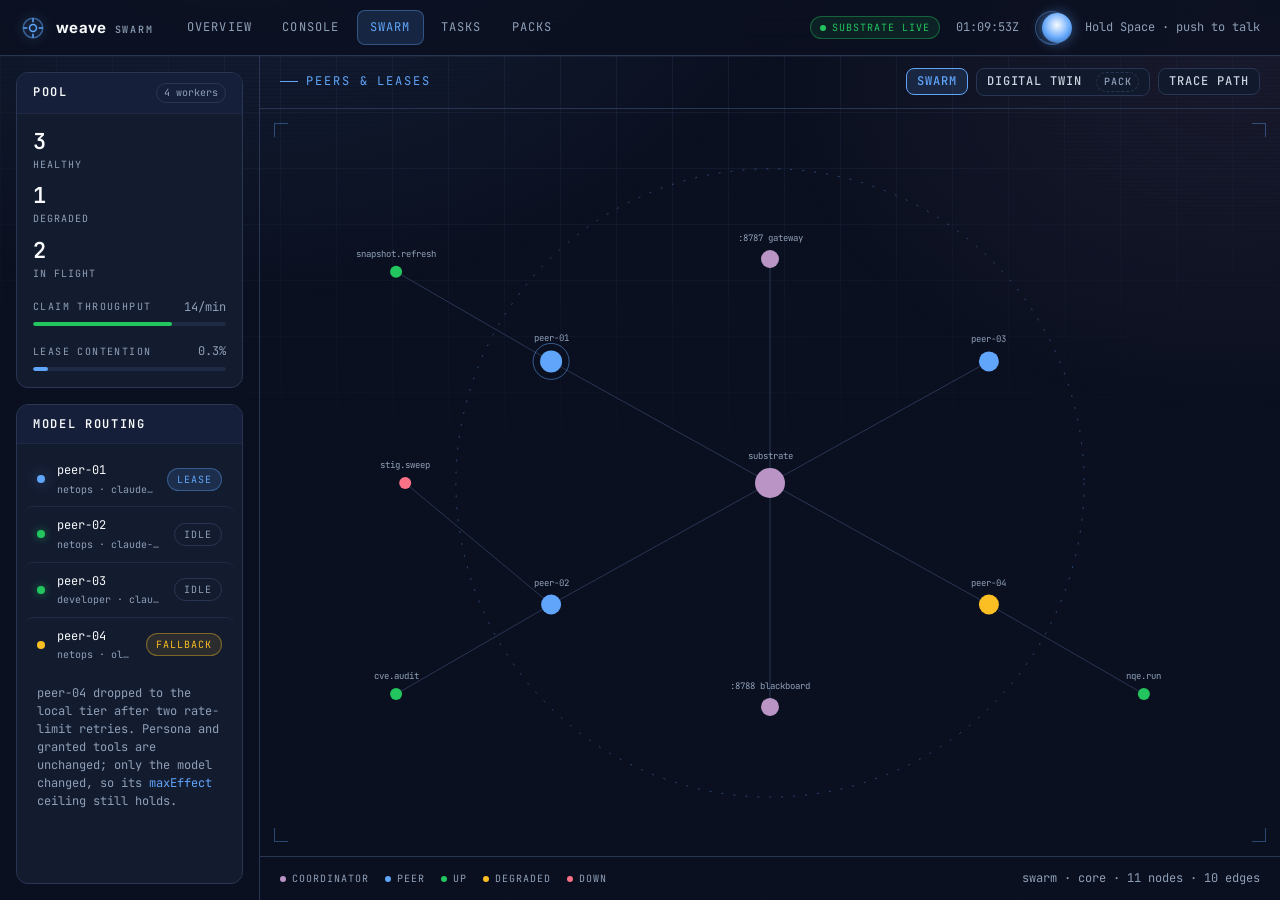
<file: network.html>
<!doctype html>
<html lang="en">
<head>
<meta charset="utf-8" />
<meta name="viewport" content="width=device-width, initial-scale=1" />
<title>Swarm · weave</title>
<link rel="preconnect" href="https://fonts.googleapis.com" />
<link rel="preconnect" href="https://fonts.gstatic.com" crossorigin />
<link href="https://fonts.googleapis.com/css2?family=Inter:wght@400;500;600;700&family=JetBrains+Mono:wght@400;500;600&display=swap" rel="stylesheet" />
<link rel="stylesheet" href="assets/hud.css" />
<style>
  .stage { position: relative; min-height: 0; display: flex; flex-direction: column; }
  .stage-head { flex: none; display: flex; align-items: center; gap: var(--space-3); padding: var(--space-3) var(--space-5); border-bottom: 1px solid var(--border); }
  .stage-canvas { flex: 1; position: relative; min-height: 0; }
  .stage-canvas svg { position: absolute; inset: 0; }
  .reticle { position: absolute; inset: 0; pointer-events: none; }
  .reticle span { position: absolute; width: 14px; height: 14px; border-color: var(--accent-line); border-style: solid; border-width: 0; }
  .reticle .tl { top: 14px; left: 14px; border-top-width: 1px; border-left-width: 1px; }
  .reticle .tr { top: 14px; right: 14px; border-top-width: 1px; border-right-width: 1px; }
  .reticle .bl { bottom: 14px; left: 14px; border-bottom-width: 1px; border-left-width: 1px; }
  .reticle .br { bottom: 14px; right: 14px; border-bottom-width: 1px; border-right-width: 1px; }
  .legend { display: flex; gap: var(--space-4); flex-wrap: wrap; }
  .legend span { display: inline-flex; align-items: center; gap: 6px; font-family: var(--font-mono); font-size: 10px; letter-spacing: 0.1em; text-transform: uppercase; color: var(--muted); }
  .plugin { display: grid; grid-template-columns: minmax(0,1fr) auto; gap: 6px var(--space-3); padding: 10px var(--space-3); border-radius: var(--radius-sm); align-items: center; }
  .plugin + .plugin { border-top: 1px solid var(--border-soft); }
  .plugin:hover { background: var(--fg-soft); }
  .plugin .nm { font-family: var(--font-mono); font-size: var(--text-xs); color: var(--fg); }
  .plugin .ds { font-size: 11px; color: var(--muted); grid-column: 1 / -1; line-height: 1.45; }
  .plugin .con { font-family: var(--font-mono); font-size: 10px; color: var(--muted); letter-spacing: 0.04em; }
  /* a disabled plugin dims its whole row — its contributions leave the interface */
  .plugin[data-enabled="false"] .nm,
  .plugin[data-enabled="false"] .ds,
  .plugin[data-enabled="false"] .con { color: color-mix(in oklab, var(--muted) 55%, transparent); }
  .tog {
    font-family: var(--font-mono); font-size: 10px; letter-spacing: 0.06em; text-transform: uppercase;
    min-height: 24px; padding: 2px 9px; border-radius: var(--radius-pill);
    border: 1px solid var(--border); background: transparent; color: var(--muted);
    transition: color var(--motion-fast) var(--ease-standard), border-color var(--motion-fast) var(--ease-standard);
  }
  .tog[aria-pressed="true"] { color: var(--success); border-color: color-mix(in oklab, var(--success) 45%, transparent); }
  .tog:hover:not(:disabled) { border-color: var(--accent); color: var(--accent); }
  .tog:disabled { cursor: default; border-style: dashed; color: color-mix(in oklab, var(--muted) 60%, transparent); }
  .trustline { display: flex; align-items: center; gap: var(--space-2); grid-column: 1 / -1; flex-wrap: wrap; }
  .packtag {
    font-family: var(--font-mono); font-size: 10px; letter-spacing: 0.08em;
    color: var(--muted); border: 1px dashed var(--border); border-radius: var(--radius-pill);
    padding: 1px 7px; white-space: nowrap;
  }
  .inspector dl { display: grid; grid-template-columns: 88px 1fr; gap: 7px var(--space-3); margin: 0; }
  .inspector dt { font-family: var(--font-mono); font-size: 10px; letter-spacing: 0.1em; text-transform: uppercase; color: var(--muted); }
  .inspector dd { margin: 0; font-family: var(--font-mono); font-size: var(--text-xs); color: var(--fg); }
  .provenance {
    flex: none; display: flex; align-items: center; gap: var(--space-3);
    padding: 9px var(--space-5); border-bottom: 1px solid var(--border);
    background: color-mix(in oklab, var(--surface-warm) 40%, transparent);
  }
  .provenance[hidden] { display: none; }
  .topo .path-edge { stroke: color-mix(in oklab, var(--accent) 60%, var(--border)); stroke-width: 1.4; }
  @media (max-width: 920px) {
    .stage-canvas { min-height: 420px; }
    .stage { min-height: 560px; }
  }
</style>
</head>
<body>
<div class="field-bg" aria-hidden="true"></div>

<div class="app page">
  <header class="topbar" data-od-id="topbar">
    <a class="brandmark" href="surfaces.html">
      <svg class="glyph" viewBox="0 0 24 24" fill="none" stroke="currentColor" stroke-width="1.4" aria-hidden="true">
        <circle cx="12" cy="12" r="3.2" /><circle cx="12" cy="12" r="9" opacity="0.5" />
        <path d="M12 3v3.8M12 17.2V21M3 12h3.8M17.2 12H21" />
      </svg>
      <span>weave<span class="sub" style="margin-left:8px">swarm</span></span>
    </a>
    <nav class="mainnav" aria-label="Primary">
      <a href="surfaces.html">Overview</a>
      <a href="console.html">Console</a>
      <a href="network.html" aria-current="page">Swarm</a>
      <a href="task-detail.html">Tasks</a>
      <a href="plugins.html">Packs</a>
    </nav>
    <div class="spacer"></div>
    <div class="row" style="gap:var(--space-4)">
      <span class="pill pill-ok"><span class="dot dot-live"></span> substrate live</span>
      <span class="meta num" id="clock">--:--:--</span>
      <div class="orb-wrap">
        <button class="orb orb-sm" id="orb" data-state="idle" aria-label="Push to talk">
          <span class="ring" aria-hidden="true"></span><span class="core" aria-hidden="true"></span>
        </button>
      </div>
      <span class="meta" id="orb-caption" style="min-width:150px">Hold Space · push to talk</span>
    </div>
  </header>

  <div class="workspace" style="grid-template-columns: 300px 1fr 340px;">

    <!-- left rail: peer pool detail -->
    <aside class="rail" data-od-id="rail-pool">
      <section class="panel" style="flex:none">
        <div class="panel-head"><span class="title">Pool</span><span class="spacer"></span><span class="count">4 workers</span></div>
        <div class="panel-body" style="display:grid;gap:var(--space-4)">
          <div class="metrics">
            <div class="metric"><div class="v num">3</div><div class="k">healthy</div></div>
            <div class="metric"><div class="v num warn-t">1</div><div class="k">degraded</div></div>
            <div class="metric"><div class="v num">2</div><div class="k">in flight</div></div>
          </div>
          <div>
            <div class="row-between" style="margin-bottom:6px"><span class="label">Claim throughput</span><span class="meta num">14/min</span></div>
            <div class="meter is-ok"><i style="width:72%"></i></div>
          </div>
          <div>
            <div class="row-between" style="margin-bottom:6px"><span class="label">Lease contention</span><span class="meta num">0.3%</span></div>
            <div class="meter"><i style="width:8%"></i></div>
          </div>
        </div>
      </section>

      <section class="panel" style="flex:1 1 auto">
        <div class="panel-head"><span class="title">Model routing</span></div>
        <div class="panel-body tight scroll-y">
          <div class="peer" data-health="busy">
            <span class="sig"></span>
            <div><span class="id">peer-01</span><span class="rt">netops · claude-opus-5</span></div>
            <span class="pill pill-accent">lease</span>
          </div>
          <div class="peer" data-health="up">
            <span class="sig"></span>
            <div><span class="id">peer-02</span><span class="rt">netops · claude-sonnet-5</span></div>
            <span class="pill">idle</span>
          </div>
          <div class="peer" data-health="up">
            <span class="sig"></span>
            <div><span class="id">peer-03</span><span class="rt">developer · claude-opus-5</span></div>
            <span class="pill">idle</span>
          </div>
          <div class="peer" data-health="degraded">
            <span class="sig"></span>
            <div><span class="id">peer-04</span><span class="rt">netops · ollama qwen2.5:14b</span></div>
            <span class="pill pill-warn">fallback</span>
          </div>
          <div style="padding:var(--space-3)">
            <p class="meta" style="line-height:1.5">peer-04 dropped to the local tier after two rate-limit retries. Persona and granted tools are unchanged; only the model changed, so its <span class="hot">maxEffect</span> ceiling still holds.</p>
          </div>
        </div>
      </section>
    </aside>

    <!-- centre: the hologram -->
    <section class="stage" data-od-id="topology">
      <div class="stage-head">
        <span class="eyebrow" style="margin:0">Peers &amp; leases</span>
        <span class="spacer"></span>
        <div class="row" style="gap:var(--space-2)">
          <button class="btn btn-sm btn-mono" id="mode-swarm" aria-pressed="true">Swarm</button>
          <button class="btn btn-sm btn-mono" id="mode-twin" aria-pressed="false">
            Digital twin <span class="packtag" style="margin-left:6px">pack</span>
          </button>
          <button class="btn btn-sm btn-mono" id="pulse">Trace path</button>
        </div>
      </div>
      <div class="provenance" id="prov" hidden>
        <span class="packtag">pack</span>
        <span class="meta">This view is contributed by <span class="mono">forward</span> ·
          <span class="mono">gaberger/weave-plugins</span> · snapshot <span class="num hot">41m</span> old.
          Core knows about peers and leases, not devices.</span>
      </div>
      <div class="stage-canvas" id="stage">
        <svg class="topo" id="topo" aria-label="Live network topology"></svg>
        <div class="reticle" aria-hidden="true"><span class="tl"></span><span class="tr"></span><span class="bl"></span><span class="br"></span></div>
      </div>
      <div class="stage-head" style="border-top:1px solid var(--border);border-bottom:0">
        <div class="legend">
          <span><i class="dot" style="color:var(--claimed)"></i> coordinator</span>
          <span><i class="dot" style="color:var(--accent)"></i> peer</span>
          <span><i class="dot" style="color:var(--success)"></i> up</span>
          <span><i class="dot" style="color:var(--warn)"></i> degraded</span>
          <span><i class="dot" style="color:var(--danger)"></i> down</span>
        </div>
        <span class="spacer"></span>
        <span class="meta" id="graph-meta">—</span>
      </div>
    </section>

    <!-- right rail: inspector + plugin trust -->
    <aside class="rail rail-right" data-od-id="rail-registry">
      <section class="panel inspector" style="flex:none">
        <div class="panel-head"><span class="title">Inspector</span><span class="spacer"></span><span class="count" id="insp-kind">node</span></div>
        <div class="panel-body" id="inspector">
          <p class="meta">Select a node on the hologram.</p>
        </div>
      </section>

      <section class="panel" style="flex:1 1 auto">
        <div class="panel-head">
          <span class="title">Plugins</span><span class="spacer"></span><span class="count" id="plug-count">12 system · 0 user</span>
        </div>
        <div class="panel-body tight scroll-y" id="plugins"></div>
        <div style="flex:none;padding:var(--space-3) var(--space-4);border-top:1px solid var(--border-soft)">
          <p class="meta" style="line-height:1.5">Toggles POST <span class="mono hot">{plugin:{name,enabled}}</span> to the gateway. Changes apply live — no restart.</p>
        </div>
      </section>
    </aside>
  </div>
</div>

<script src="assets/hud.js"></script>
<script>
(function () {
  const H = window.WeaveHUD;
  const { $, el } = H;
  H.clock($('#clock'));

  /* ambient voice presence follows you across screens */
  const voice = new H.VoiceEngine({
    onFinal: (t) => {
      H.toast('heard: ' + t.slice(0, 48));
      H.store.set('weave.pending', t);
      location.href = 'console.html';
    },
    onNoMic: () => H.toast('no microphone — open the console to type')
  });
  H.bindOrb($('#orb'), voice, $('#orb-caption'));

  /* ── graphs ─────────────────────────────────────────────────────── */
  const SWARM = {
    key: 'swarm',
    nodes: [
      { id: 'substrate', label: 'substrate', kind: 'core', r: 15 },
      { id: 'gateway', label: ':8787 gateway', kind: 'core', r: 9 },
      { id: 'sse', label: ':8788 blackboard', kind: 'core', r: 9 },
      { id: 'peer-01', label: 'peer-01', kind: 'peer', r: 11, status: 'busy' },
      { id: 'peer-02', label: 'peer-02', kind: 'peer', r: 10 },
      { id: 'peer-03', label: 'peer-03', kind: 'peer', r: 10 },
      { id: 'peer-04', label: 'peer-04', kind: 'warn', r: 10 },
      { id: 'tsk-9f21', label: 'snapshot.refresh', kind: 'up', r: 6 },
      { id: 'tsk-9f18', label: 'cve.audit', kind: 'up', r: 6 },
      { id: 'tsk-9f0c', label: 'nqe.run', kind: 'up', r: 6 },
      { id: 'tsk-9efa', label: 'stig.sweep', kind: 'down', r: 6 }
    ],
    edges: [
      ['substrate', 'gateway'], ['substrate', 'sse'],
      ['substrate', 'peer-01'], ['substrate', 'peer-02'], ['substrate', 'peer-03'], ['substrate', 'peer-04'],
      ['peer-01', 'tsk-9f21'], ['peer-02', 'tsk-9f18'], ['peer-04', 'tsk-9f0c'], ['peer-02', 'tsk-9efa']
    ],
    detail: {
      'substrate': ['kind', 'shared event log', 'events', '41,213', 'compaction', '2h ago', 'subscribers', '3'],
      'gateway': ['bind', '127.0.0.1:8787', 'method', 'POST /hook', 'role', 'the only write path'],
      'sse': ['bind', '127.0.0.1:8788', 'stream', 'GET /events', 'replay', 'Last-Event-ID'],
      'peer-01': ['persona', 'netops', 'model', 'claude-opus-5', 'lease', 'tsk-9f21 · 62s', 'maxEffect', 'reversible'],
      'peer-02': ['persona', 'netops', 'model', 'claude-sonnet-5', 'lease', '—', 'maxEffect', 'reversible'],
      'peer-03': ['persona', 'developer', 'model', 'claude-opus-5', 'dev-root', '../weave-dev', 'maxEffect', 'reversible'],
      'peer-04': ['persona', 'netops', 'model', 'ollama qwen2.5:14b', 'health', 'degraded · rate-limit fallback', 'maxEffect', 'reversible'],
      'tsk-9f21': ['state', 'running', 'peer', 'peer-01', 'lease ttl', '62s'],
      'tsk-9f18': ['state', 'claimed', 'peer', 'peer-02', 'lease ttl', '88s'],
      'tsk-9f0c': ['state', 'completed', 'peer', 'peer-04', 'rows', '312'],
      'tsk-9efa': ['state', 'failed', 'peer', 'peer-02', 'reason', 'snapshot too old']
    }
  };

  const TWIN = {
    key: 'twin',
    nodes: [
      { id: 'branch-vpn', label: 'branch-vpn-01', kind: 'peer', r: 9 },
      { id: 'wan-01', label: 'wan-rtr-01', kind: 'up', r: 8 },
      { id: 'wan-02', label: 'wan-rtr-02', kind: 'up', r: 8 },
      { id: 'core-01', label: 'core-sw-01', kind: 'core', r: 11 },
      { id: 'core-02', label: 'core-sw-02', kind: 'core', r: 11 },
      { id: 'edge-01', label: 'edge-rtr-01', kind: 'warn', r: 9 },
      { id: 'edge-04', label: 'edge-rtr-04', kind: 'warn', r: 9 },
      { id: 'dist-03', label: 'dist-sw-03', kind: 'up', r: 8 },
      { id: 'acc-14', label: 'acc-sw-14', kind: 'up', r: 7 },
      { id: 'acc-15', label: 'acc-sw-15', kind: 'down', r: 7 },
      { id: 'fw-01', label: 'dc-fw-01', kind: 'up', r: 9 },
      { id: 'payments', label: 'payments-vip', kind: 'peer', r: 10 }
    ],
    edges: [
      ['branch-vpn', 'wan-01'], ['branch-vpn', 'wan-02'], ['wan-01', 'core-01'], ['wan-02', 'core-02'],
      ['core-01', 'core-02'], ['core-01', 'edge-01'], ['core-02', 'edge-04'], ['core-01', 'dist-03'],
      ['dist-03', 'acc-14'], ['dist-03', 'acc-15'], ['edge-01', 'fw-01'], ['edge-04', 'fw-01'], ['fw-01', 'payments']
    ],
    down: ['dist-03-acc-15'],
    path: ['branch-vpn-wan-01', 'wan-01-core-01', 'core-01-edge-01', 'edge-01-fw-01', 'fw-01-payments'],
    detail: {
      'branch-vpn': ['role', 'vpn concentrator', 'os', 'IOS-XE 17.9', 'status', 'up'],
      'edge-01': ['role', 'edge router', 'os', 'IOS-XE 17.3', 'cve', '6 critical', 'finding', 'broad ACE on Gi0/0/2'],
      'edge-04': ['role', 'edge router', 'os', 'IOS-XE 17.3', 'cve', '5 critical', 'finding', 'broad ACE on Gi0/0/2'],
      'acc-15': ['role', 'access switch', 'status', 'down', 'last seen', '3h 12m ago', 'impact', '92 undescribed ports'],
      'payments': ['role', 'service vip', 'reachable', 'yes · 9 hops', 'exposure', 'permitted from /16']
    }
  };

  /* ── layout ─────────────────────────────────────────────────────────
     These graphs are small, fixed and known, so their shape is authored
     rather than discovered. A force sim re-derives a layout we already
     know every frame, and drifts leaf nodes (gateway, blackboard have one
     edge each) out to the clamp boundary. Fractions of the canvas. */
  const LAYOUT = {
    swarm: {
      substrate: [0.50, 0.50], gateway: [0.50, 0.15], sse: [0.50, 0.85],
      'peer-01': [0.26, 0.31], 'peer-02': [0.26, 0.69],
      'peer-03': [0.74, 0.31], 'peer-04': [0.74, 0.69],
      'tsk-9f21': [0.09, 0.17], 'tsk-9efa': [0.10, 0.50],
      'tsk-9f18': [0.09, 0.83], 'tsk-9f0c': [0.91, 0.83]
    },
    twin: {
      'branch-vpn': [0.06, 0.50],
      'wan-01': [0.21, 0.30], 'wan-02': [0.21, 0.70],
      'core-01': [0.38, 0.26], 'core-02': [0.38, 0.74],
      'edge-01': [0.56, 0.14], 'edge-04': [0.56, 0.46], 'dist-03': [0.56, 0.82],
      'fw-01': [0.75, 0.30], 'acc-14': [0.75, 0.68], 'acc-15': [0.75, 0.93],
      payments: [0.93, 0.30]
    }
  };

  /* ── render ─────────────────────────────────────────────────────── */
  const ns = 'http://www.w3.org/2000/svg';
  const svg = $('#topo');
  const stage = $('#stage');
  let G = null, sim = null, selected = null, pulseT = 0;

  function load(graph, name) {
    cancelAnimationFrame(sim);
    const rect = stage.getBoundingClientRect();
    const W = rect.width || 900, Hh = rect.height || 560;
    svg.setAttribute('viewBox', `0 0 ${W} ${Hh}`);
    svg.replaceChildren();

    const pad = 54;
    const lay = LAYOUT[graph.key] || {};
    const N = graph.nodes.map((n) => {
      const f = lay[n.id] || [0.5, 0.5];
      return Object.assign({}, n, {
        x: pad + f[0] * (W - pad * 2),
        y: pad + f[1] * (Hh - pad * 2)
      });
    });
    const byId = Object.fromEntries(N.map((n) => [n.id, n]));
    const E = graph.edges.map(([a, b]) => ({ a: byId[a], b: byId[b], key: a + '-' + b }));

    // sweep ring — the "scanning" flourish, one per stage
    const sweep = document.createElementNS(ns, 'g');
    const ring = document.createElementNS(ns, 'circle');
    ring.setAttribute('class', 'sweep');
    ring.setAttribute('cx', W / 2); ring.setAttribute('cy', Hh / 2);
    ring.setAttribute('r', Math.min(W, Hh) * 0.42);
    ring.setAttribute('stroke-dasharray', '2 10');
    sweep.appendChild(ring);
    sweep.style.transformOrigin = `${W / 2}px ${Hh / 2}px`;
    sweep.style.animation = 'sweep 26s linear infinite';
    svg.appendChild(sweep);

    const eg = document.createElementNS(ns, 'g'); svg.appendChild(eg);
    const ng = document.createElementNS(ns, 'g'); svg.appendChild(ng);

    E.forEach((e) => {
      const l = document.createElementNS(ns, 'line');
      let cls = 'edge';
      if ((graph.down || []).includes(e.key)) cls += ' down';
      if ((graph.path || []).includes(e.key)) cls += ' path-edge';
      l.setAttribute('class', cls);
      eg.appendChild(l);
      e.node = l;
    });

    N.forEach((n) => {
      const g = document.createElementNS(ns, 'g');
      g.setAttribute('class', 'node');
      g.setAttribute('tabindex', '0');
      const halo = document.createElementNS(ns, 'circle');
      halo.setAttribute('class', 'halo'); halo.setAttribute('r', n.r + 7);
      halo.style.opacity = n.status === 'busy' ? '0.5' : '0';
      const c = document.createElementNS(ns, 'circle');
      c.setAttribute('r', n.r);
      c.setAttribute('class', 'n-' + n.kind);
      const t = document.createElementNS(ns, 'text');
      t.textContent = n.label;
      g.appendChild(halo); g.appendChild(c); g.appendChild(t);
      ng.appendChild(g);
      n.g = g; n.halo = halo; n.text = t;
      const pick = () => select(graph, n, N);
      g.addEventListener('click', pick);
      g.addEventListener('keydown', (ev) => { if (ev.key === 'Enter' || ev.key === ' ') { ev.preventDefault(); pick(); } });
    });

    // place once — authored positions, no settling
    N.forEach((n) => {
      n.g.setAttribute('transform', `translate(${n.x.toFixed(1)},${n.y.toFixed(1)})`);
      n.text.setAttribute('y', -n.r - 9);
    });
    E.forEach((e) => {
      e.node.setAttribute('x1', e.a.x.toFixed(1)); e.node.setAttribute('y1', e.a.y.toFixed(1));
      e.node.setAttribute('x2', e.b.x.toFixed(1)); e.node.setAttribute('y2', e.b.y.toFixed(1));
    });

    // the only thing that animates is the pulse travelling the traced path
    const path = graph.path || [];
    function tick() {
      if (pulseT > 0) {
        pulseT -= 1;
        const at = path.length ? Math.floor(pulseT / 9) % path.length : -1;
        E.forEach((e) => e.node.classList.toggle('hot', path.indexOf(e.key) === at));
        if (pulseT === 0) E.forEach((e) => e.node.classList.remove('hot'));
      }
      sim = requestAnimationFrame(tick);
    }
    tick();

    G = graph;
    $('#graph-meta').textContent = `${name} · ${N.length} nodes · ${E.length} edges`;
  }

  function select(graph, n, all) {
    selected = n;
    all.forEach((x) => x.g.classList.toggle('sel', x === n));
    all.forEach((x) => { x.halo.style.opacity = x === n ? '0.75' : (x.status === 'busy' ? '0.5' : '0'); });
    const d = (graph.detail || {})[n.id];
    const host = $('#inspector');
    $('#insp-kind').textContent = n.kind === 'peer' || n.kind === 'core' ? 'node' : n.kind;
    host.replaceChildren();
    const h = el('div', { class: 'row', style: 'margin-bottom:var(--space-4)' });
    h.appendChild(el('span', { class: 'h4 mono', text: n.label }));
    host.appendChild(h);
    if (!d) {
      host.appendChild(el('p', { class: 'meta', text: 'No detail record on this snapshot. Ask weave in the console and she will pull it live.' }));
    } else {
      const dl = el('dl');
      for (let i = 0; i < d.length; i += 2) {
        dl.appendChild(el('dt', { text: d[i] }));
        dl.appendChild(el('dd', { text: d[i + 1] }));
      }
      host.appendChild(dl);
    }
    const ask = el('button', { class: 'btn btn-sm btn-mono', style: 'margin-top:var(--space-4)', text: 'Ask weave about this' });
    ask.addEventListener('click', () => {
      H.store.set('weave.pending', 'Tell me about ' + n.label + '.');
      location.href = 'console.html';
    });
    host.appendChild(ask);
  }

  /* ── mode switching ─────────────────────────────────────────────── */
  function setMode(mode) {
    $('#mode-swarm').setAttribute('aria-pressed', String(mode === 'swarm'));
    $('#mode-twin').setAttribute('aria-pressed', String(mode === 'twin'));
    // the strip exists only while a pack-contributed view is on screen
    $('#prov').hidden = mode !== 'twin';
    load(mode === 'swarm' ? SWARM : TWIN, mode === 'swarm' ? 'swarm · core' : 'digital twin · pack · network 212984');
    $('#inspector').replaceChildren(el('p', { class: 'meta', text: 'Select a node on the hologram.' }));
  }
  $('#mode-swarm').addEventListener('click', () => setMode('swarm'));
  $('#mode-twin').addEventListener('click', () => setMode('twin'));
  $('#pulse').addEventListener('click', () => {
    if (G !== TWIN) setMode('twin');
    pulseT = 420;
    H.toast('tracing branch-vpn-01 → payments-vip');
  });

  setMode('swarm');

  /* ── plugin registry ────────────────────────────────────────────────
     The twelve system plugins that declare a plugin.json in
     src/composition/plugins/. `manage` is required: true — disabling it
     would remove the ability to re-enable anything, so its toggle is dead
     by design. `forward` is class:system kind:skill but its skills and
     vendored python live out of tree in weave-plugins (ADR-0045). */
  const PLUGINS = [
    { n: 'tasks',     c: 'commands', ds: 'Declare and settle. Owns the claim–lease write path.' },
    { n: 'manage',    c: 'commands', req: true, ds: 'The plugin manager itself. Required — it can never be disabled.' },
    { n: 'canvas',    c: 'tools',    ds: 'Named canvases and board panels. Every visualization on this surface.' },
    { n: 'console',   c: 'surface',  ds: 'Voice display tools — show_answer, show_table, show_metrics, show_path.' },
    { n: 'developer', c: 'tools',    ds: 'Master coordinator. Isolate → verify → propose. Never pushes or merges.' },
    { n: 'overlays',  c: 'tools',    ds: 'Skill-resolution stack. Layers persona packs over the base skill set.' },
    { n: 'training',  c: 'tools',    ds: 'Capture mode. Turns corrections into durable findings.' },
    { n: 'claude',    c: 'tools',    ds: 'Model provider for persona routing.' },
    { n: 'codex',     c: 'tools',    ds: 'Model provider for persona routing.' },
    { n: 'ollama',    c: 'tools',    ds: 'Local model tier — the fallback peer-04 is running on.' },
    { n: 'websearch', c: 'tools',    ds: 'Web retrieval tool.' },
    { n: 'forward',   c: 'skill',    ext: true,
      ds: 'Forward Networks — the netops persona and all forward-* skills. Ships out of tree.' }
  ];

  const plugHost = $('#plugins');
  function renderPlugins() {
    plugHost.replaceChildren();
    PLUGINS.forEach((p) => {
      if (p.on === undefined) p.on = true;
      const row = el('div', { class: 'plugin', 'data-enabled': String(p.on), 'data-od-id': 'plugin-' + p.n });
      const left = el('div');
      left.appendChild(el('span', { class: 'nm', text: p.n }));
      left.appendChild(el('span', { class: 'con', style: 'margin-left:8px', text: p.c }));
      row.appendChild(left);

      const tog = el('button', {
        class: 'tog', 'data-name': p.n, 'aria-pressed': String(p.on),
        text: p.req ? 'core' : (p.on ? 'enabled' : 'disabled')
      });
      if (p.req) tog.disabled = true;
      row.appendChild(tog);
      row.appendChild(el('span', { class: 'ds', text: p.ds }));

      if (p.ext) {
        const t = el('div', { class: 'trustline' });
        t.appendChild(el('span', { class: 'packtag', text: 'out of tree' }));
        t.appendChild(el('span', { class: 'meta mono', text: 'gaberger/weave-plugins' }));
        t.appendChild(el('span', { class: 'pill pill-ok', text: 'pinned' }));
        row.appendChild(t);
      }
      plugHost.appendChild(row);
    });
    const off = PLUGINS.filter((p) => !p.on).length;
    $('#plug-count').textContent = '12 system · ' + (off ? off + ' disabled' : '0 user');
  }
  renderPlugins();

  plugHost.addEventListener('click', (e) => {
    const b = e.target.closest('.tog');
    if (!b || b.disabled) return;
    const p = PLUGINS.find((x) => x.n === b.dataset.name);
    p.on = !p.on;
    renderPlugins();
    H.toast('POST {plugin:{name:"' + p.n + '",enabled:' + p.on + '}} → gateway');

    /* forward contributes the twin views. Disable the pack and they leave the
       interface — the log, the leases and the gate are untouched. */
    if (p.n === 'forward') {
      const twinBtn = $('#mode-twin');
      const pulseBtn = $('#pulse');
      twinBtn.disabled = !p.on;
      pulseBtn.disabled = !p.on;
      twinBtn.title = p.on ? '' : 'contributed by the forward pack — currently disabled';
      if (!p.on && twinBtn.getAttribute('aria-pressed') === 'true') {
        setMode('swarm');
        H.toast('twin views withdrawn — swarm is core, it stays');
      }
    }
  });

  let rt;
  window.addEventListener('resize', () => { clearTimeout(rt); rt = setTimeout(() => setMode($('#mode-twin').getAttribute('aria-pressed') === 'true' ? 'twin' : 'swarm'), 220); });
})();
</script>
</body>
</html>
</file>
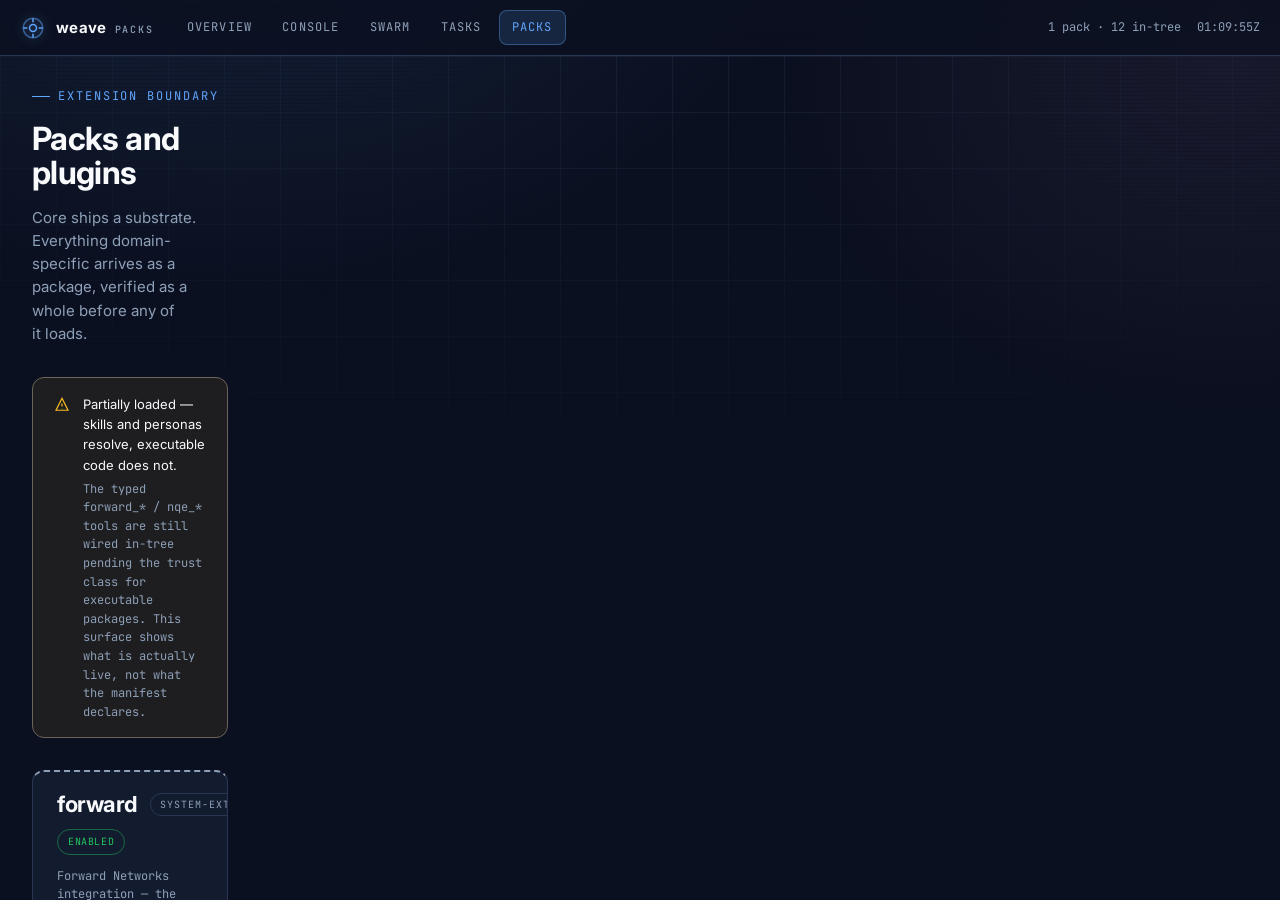
<file: plugins.html>
<!doctype html>
<html lang="en">
<head>
<meta charset="utf-8" />
<meta name="viewport" content="width=device-width, initial-scale=1" />
<title>Packs &amp; plugins · weave</title>
<link rel="preconnect" href="https://fonts.googleapis.com" />
<link rel="preconnect" href="https://fonts.gstatic.com" crossorigin />
<link href="https://fonts.googleapis.com/css2?family=Inter:wght@400;500;600;700&family=JetBrains+Mono:wght@400;500;600&display=swap" rel="stylesheet" />
<link rel="stylesheet" href="assets/hud.css" />
<style>
  .detail { overflow-y: auto; min-height: 0; padding: var(--space-6) var(--space-8) var(--space-12); }
  .detail-inner { max-width: 900px; display: flex; flex-direction: column; gap: var(--space-8); }

  .banner {
    display: grid; grid-template-columns: 18px 1fr; gap: var(--space-3);
    padding: var(--space-4) var(--space-5); border-radius: var(--radius-md);
    border: 1px solid color-mix(in oklab, var(--warn) 34%, var(--border));
    background: color-mix(in oklab, var(--warn) 8%, transparent);
  }
  .banner svg { width: 18px; height: 18px; margin-top: 2px; color: var(--warn); }

  .packcard { border: 1px solid var(--border); border-top: 2px dashed var(--muted); border-radius: var(--radius-md); background: var(--surface); overflow: hidden; }
  .packcard > header { padding: var(--space-5) var(--space-6); border-bottom: 1px solid var(--border-soft); }
  .packcard > .body { padding: var(--space-6); }
  .kv { display: grid; grid-template-columns: repeat(auto-fit, minmax(158px, 1fr)); gap: var(--space-5); }
  .kv .k { font-family: var(--font-mono); font-size: 10px; letter-spacing: 0.12em; text-transform: uppercase; color: var(--muted); }
  .kv .v { font-family: var(--font-mono); font-size: var(--text-sm); color: var(--fg); margin-top: 5px; word-break: break-word; }

  /* the verification ladder — verifyPackage() runs these in order */
  .gate { display: grid; grid-template-columns: 22px 1fr auto; gap: var(--space-4); padding: var(--space-4) 0; border-bottom: 1px solid var(--border-soft); align-items: start; }
  .gate:last-child { border-bottom: 0; }
  .gate .ord { font-family: var(--font-mono); font-size: 10px; color: var(--muted); padding-top: 3px; }
  .gate .t { font-family: var(--font-mono); font-size: var(--text-sm); color: var(--fg); }
  .gate .d { font-size: var(--text-sm); color: var(--muted); margin-top: 4px; line-height: 1.5; }
  .gate .d code { font-family: var(--font-mono); font-size: var(--text-xs); color: var(--fg-2); }

  .chips { display: flex; flex-wrap: wrap; gap: 6px; }
  .chip {
    font-family: var(--font-mono); font-size: 11px; color: var(--fg-2);
    border: 1px solid var(--border-soft); border-radius: var(--radius-sm);
    padding: 3px 8px; background: color-mix(in oklab, var(--surface) 70%, var(--bg));
  }
  .chip-persona { border-color: color-mix(in oklab, var(--claimed) 42%, transparent); color: var(--claimed); }

  .plugin { display: grid; grid-template-columns: minmax(0,1fr) auto; gap: 6px var(--space-3); padding: 11px var(--space-4); align-items: center; }
  .plugin + .plugin { border-top: 1px solid var(--border-soft); }
  .plugin:hover { background: var(--fg-soft); }
  .plugin .nm { font-family: var(--font-mono); font-size: var(--text-sm); color: var(--fg); }
  .plugin .con { font-family: var(--font-mono); font-size: 10px; color: var(--muted); letter-spacing: 0.04em; margin-left: 8px; }
  .plugin .ds { grid-column: 1 / -1; font-size: var(--text-xs); color: var(--muted); line-height: 1.45; }
  .plugin[data-enabled="false"] .nm, .plugin[data-enabled="false"] .ds, .plugin[data-enabled="false"] .con { color: color-mix(in oklab, var(--muted) 55%, transparent); }
  .tog {
    font-family: var(--font-mono); font-size: 10px; letter-spacing: 0.06em; text-transform: uppercase;
    min-height: 26px; padding: 3px 10px; border-radius: var(--radius-pill);
    border: 1px solid var(--border); background: transparent; color: var(--muted);
    transition: color var(--motion-fast) var(--ease-standard), border-color var(--motion-fast) var(--ease-standard);
  }
  .tog[aria-pressed="true"] { color: var(--success); border-color: color-mix(in oklab, var(--success) 45%, transparent); }
  .tog:hover:not(:disabled) { border-color: var(--accent); color: var(--accent); }
  .tog:disabled { cursor: default; border-style: dashed; color: color-mix(in oklab, var(--muted) 60%, transparent); }

  .steps { counter-reset: s; display: grid; gap: var(--space-4); }
  .steps li { list-style: none; display: grid; grid-template-columns: 26px 1fr; gap: var(--space-3); align-items: start; }
  .steps li::before {
    counter-increment: s; content: counter(s, decimal-leading-zero);
    font-family: var(--font-mono); font-size: 10px; color: var(--muted);
    border: 1px solid var(--border); border-radius: var(--radius-sm);
    width: 26px; height: 22px; display: grid; place-items: center;
  }
  .steps .cmd { font-family: var(--font-mono); font-size: var(--text-xs); color: var(--accent); display: block; }
  .steps .why { font-size: 11px; color: var(--muted); margin-top: 3px; line-height: 1.45; }

  @media (max-width: 920px) {
    .detail { overflow: visible; padding: var(--space-5) var(--container-gutter-phone) var(--section-y-phone); }
  }
</style>
</head>
<body>
<div class="field-bg" aria-hidden="true"></div>

<div class="app page">
  <header class="topbar" data-od-id="topbar">
    <a class="brandmark" href="surfaces.html">
      <svg class="glyph" viewBox="0 0 24 24" fill="none" stroke="currentColor" stroke-width="1.4" aria-hidden="true">
        <circle cx="12" cy="12" r="3.2" /><circle cx="12" cy="12" r="9" opacity="0.5" />
        <path d="M12 3v3.8M12 17.2V21M3 12h3.8M17.2 12H21" />
      </svg>
      <span>weave<span class="sub" style="margin-left:8px">packs</span></span>
    </a>
    <nav class="mainnav" aria-label="Primary">
      <a href="surfaces.html">Overview</a>
      <a href="console.html">Console</a>
      <a href="network.html">Swarm</a>
      <a href="task-detail.html">Tasks</a>
      <a href="plugins.html" aria-current="page">Packs</a>
    </nav>
    <div class="spacer"></div>
    <div class="row" style="gap:var(--space-4)">
      <span class="meta">1 pack · 12 in-tree</span>
      <span class="meta num" id="clock">--:--:--</span>
    </div>
  </header>

  <div class="workspace" style="grid-template-columns: 1fr 340px;">

    <section class="detail" data-od-id="packs">
      <div class="detail-inner">

        <header data-od-id="packs-header">
          <p class="eyebrow" style="margin-bottom:var(--space-4)">Extension boundary</p>
          <h1 style="font-size:var(--text-2xl)">Packs and plugins</h1>
          <p class="lead" style="margin-top:var(--space-4);font-size:var(--text-base)">
            Core ships a substrate. Everything domain-specific arrives as a package, verified as a whole
            before any of it loads.
          </p>
        </header>

        <!-- the honest status of this pack -->
        <div class="banner" data-od-id="pack-status">
          <svg viewBox="0 0 24 24" fill="none" stroke="currentColor" stroke-width="1.6" aria-hidden="true">
            <path d="M12 3l8 16H4z" /><path d="M12 10v4M12 16.5v.5" />
          </svg>
          <div>
            <p style="color:var(--fg);font-size:var(--text-sm)">Partially loaded — skills and personas resolve, executable code does not.</p>
            <p class="meta" style="margin-top:5px;line-height:1.55">
              The typed <span class="mono">forward_*</span> / <span class="mono">nqe_*</span> tools are still wired in-tree
              pending the trust class for executable packages. This surface shows what is actually live, not what the
              manifest declares.
            </p>
          </div>
        </div>

        <!-- the pack -->
        <article class="packcard" data-od-id="pack-forward">
          <header>
            <div class="row-between wrap" style="gap:var(--space-3)">
              <div class="row" style="gap:var(--space-3)">
                <h2 style="font-size:var(--text-xl)">forward</h2>
                <span class="pill">system-external</span>
                <span class="pill">kind · skill</span>
              </div>
              <button class="tog" id="pack-tog" aria-pressed="true">enabled</button>
            </div>
            <p class="meta" style="margin-top:var(--space-3);line-height:1.55">
              Forward Networks integration — the netops persona and all forward-* skills.
              Vendored python; typed tools still in-tree pending the trust class.
            </p>
          </header>

          <div class="body" style="display:grid;gap:var(--space-6)">
            <div class="kv">
              <div><div class="k">Package id</div><div class="v">dev.weave.forward</div></div>
              <div><div class="k">Version</div><div class="v">0.1.0</div></div>
              <div><div class="k">Identity</div><div class="v">gaberger/weave-plugins</div></div>
              <div><div class="k">Resolved from</div><div class="v">../weave-plugins</div></div>
              <div><div class="k">Search path</div><div class="v">WEAVE_PLUGINS_PATH</div></div>
              <div><div class="k">Guard contract</div><div class="v">GUARD.md</div></div>
            </div>

            <hr class="rule" />

            <div>
              <p class="label" style="margin-bottom:var(--space-3)">Declared capabilities</p>
              <div class="kv">
                <div><div class="k">Tools</div><div class="v">forward_* · nqe_* · report_*</div></div>
                <div><div class="k">Network</div><div class="v warn-t">* (unrestricted)</div></div>
                <div><div class="k">Secrets</div><div class="v">none declared</div></div>
                <div><div class="k">Max effect</div><div class="v warn-t">irreversible</div></div>
              </div>
            </div>
          </div>
        </article>

        <!-- verification ladder -->
        <section data-od-id="verification">
          <div class="row-between wrap" style="margin-bottom:var(--space-4)">
            <h2 style="font-size:var(--text-xl)">Verification</h2>
            <span class="meta">order matters — nothing executes before the version check</span>
          </div>
          <div class="card" style="padding:var(--space-2) var(--space-6)">

            <div class="gate">
              <span class="ord">01</span>
              <div>
                <span class="t">integrity block</span>
                <p class="d">Manifest declares <code>keyId</code> and a <code>files</code> map, or the package is refused with
                  <code>no integrity block — run: weave plugin manifest &lt;dir&gt;</code>.</p>
              </div>
              <span class="pill pill-ok">present</span>
            </div>

            <div class="gate">
              <span class="ord">02</span>
              <div>
                <span class="t">weaveVersion range</span>
                <p class="d">Checked <em>before</em> anything runs — a package built against a newer core may assume seams
                  this one lacks. This pack declares no range, so the gate is skipped.</p>
              </div>
              <span class="pill pill-warn">not declared</span>
            </div>

            <div class="gate">
              <span class="ord">03</span>
              <div>
                <span class="t">byte coverage</span>
                <p class="d"><span class="num">171</span> files hashed with sha256 across the whole package.
                  Skills get no data exemption — they are what the interpreter runs.</p>
              </div>
              <span class="pill pill-ok">171 files</span>
            </div>

            <div class="gate">
              <span class="ord">04</span>
              <div>
                <span class="t">operator pin</span>
                <p class="d">The trust store binds this identity to a digest. Pin or release with
                  <code>weave plugin trust &lt;dir&gt;</code> / <code>untrust</code>.</p>
              </div>
              <span class="pill pill-ok">pinned</span>
            </div>
          </div>
        </section>

        <!-- what it contributes -->
        <section data-od-id="contributes">
          <div class="row-between wrap" style="margin-bottom:var(--space-4)">
            <h2 style="font-size:var(--text-xl)">What it contributes</h2>
            <span class="meta"><span class="num">25</span> skills · <span class="num">7</span> personas</span>
          </div>

          <p class="label" style="margin-bottom:var(--space-3)">Personas</p>
          <div class="chips" style="margin-bottom:var(--space-6)">
            <span class="chip chip-persona">netops</span><span class="chip chip-persona">coordinator</span>
            <span class="chip chip-persona">orchestrator</span><span class="chip chip-persona">planner</span>
            <span class="chip chip-persona">planning-oracle</span><span class="chip chip-persona">browser-verify</span>
            <span class="chip chip-persona">network-ssh-provision</span>
          </div>

          <p class="label" style="margin-bottom:var(--space-3)">Forward skills</p>
          <div class="chips">
            <span class="chip">api-docs</span><span class="chip">bgp-prefix</span><span class="chip">changeset</span>
            <span class="chip">compliance-check</span><span class="chip">device-config</span><span class="chip">device-intel</span>
            <span class="chip">device-tag</span><span class="chip">discovery</span><span class="chip">intent-check</span>
            <span class="chip">inventory</span><span class="chip">nqe-query</span><span class="chip">path-analysis</span>
            <span class="chip">playbook</span><span class="chip">predict</span><span class="chip">security-posture</span>
            <span class="chip">snapshot-collection</span><span class="chip">ui</span><span class="chip">vulnerability</span>
          </div>
        </section>

        <!-- in-tree registry -->
        <section data-od-id="in-tree">
          <div class="row-between wrap" style="margin-bottom:var(--space-4)">
            <h2 style="font-size:var(--text-xl)">In-tree plugins</h2>
            <span class="meta" id="tree-count">12 registered</span>
          </div>
          <p class="meta" style="margin-bottom:var(--space-4);line-height:1.55;max-width:70ch">
            Trusted by construction — they arrived with weave itself, so whoever could modify them could modify weave.
            That is a real trust statement, not a loophole.
          </p>
          <div class="card" style="padding:0;overflow:hidden" id="plugins"></div>
        </section>
      </div>
    </section>

    <!-- right rail: lifecycle -->
    <aside class="rail rail-right" data-od-id="rail-lifecycle">
      <section class="panel" style="flex:none">
        <div class="panel-head"><span class="title">Install a pack</span></div>
        <div class="panel-body">
          <ol class="steps" style="padding:0;margin:0">
            <li><div>
              <span class="cmd">weave plugin add &lt;path&gt;</span>
              <p class="why">Copies a folder containing plugin.json into ~/.weave/plugins. Needs a restart to load.</p>
            </div></li>
            <li><div>
              <span class="cmd">weave plugin manifest &lt;dir&gt;</span>
              <p class="why">Generates the integrity block. Without it nothing can produce a package the loader accepts.</p>
            </div></li>
            <li><div>
              <span class="cmd">weave plugin trust &lt;dir&gt;</span>
              <p class="why">Pins the digest against the identity in the operator's trust store.</p>
            </div></li>
            <li><div>
              <span class="cmd">weave plugin list</span>
              <p class="why">Confirms it registered and shows what it contributes.</p>
            </div></li>
          </ol>
        </div>
      </section>

      <section class="panel" style="flex:none">
        <div class="panel-head"><span class="title">Other verbs</span></div>
        <div class="panel-body" style="display:grid;gap:var(--space-3)">
          <div><span class="mono hot" style="font-size:var(--text-xs)">weave plugin remove &lt;name&gt;</span></div>
          <div>
            <span class="mono hot" style="font-size:var(--text-xs)">weave plugin export &lt;name&gt; [dir]</span>
            <p class="meta" style="margin-top:3px">Surface plugins only — anything without routes() is refused as unportable.</p>
          </div>
          <div><span class="mono hot" style="font-size:var(--text-xs)">weave gen-plugin &lt;openapi&gt;</span></div>
        </div>
      </section>

      <section class="panel" style="flex:1 1 auto">
        <div class="panel-head"><span class="title">Write path</span></div>
        <div class="panel-body" style="display:grid;gap:var(--space-3)">
          <p class="meta" style="line-height:1.55">
            Toggling here POSTs <span class="mono hot">{plugin:{name,enabled}}</span> to the gateway — the only write path.
            It mutates the live set and persists to <span class="mono">plugins.json</span>.
          </p>
          <div class="row-between"><span class="label">Applies</span><span class="pill pill-ok">live · no restart</span></div>
          <div class="row-between"><span class="label">Tool changes</span><span class="pill">next skill assembly</span></div>
          <hr class="rule" />
          <p class="meta" style="line-height:1.55">
            <span class="mono">/admin</span> is the same control surface, served beside the blackboard.
          </p>
        </div>
      </section>
    </aside>
  </div>
</div>

<script src="assets/hud.js"></script>
<script>
(function () {
  const H = window.WeaveHUD;
  const { $, el } = H;
  H.clock($('#clock'));

  /* The twelve in-tree plugins that declare a plugin.json under
     src/composition/plugins/. `manage` is required: true — disabling it
     would remove the ability to re-enable anything. */
  const PLUGINS = [
    { n: 'tasks',     c: 'commands', ds: 'Declare and settle. Owns the claim–lease write path.' },
    { n: 'manage',    c: 'commands', req: true, ds: 'The plugin manager itself. Required — its toggle is dead by design.' },
    { n: 'canvas',    c: 'tools',    ds: 'Named canvases and board panels.' },
    { n: 'console',   c: 'surface',  ds: 'Voice display tools — show_answer, show_table, show_metrics, show_path.' },
    { n: 'developer', c: 'tools',    ds: 'Master coordinator. Isolate → verify → propose.' },
    { n: 'overlays',  c: 'tools',    ds: 'Skill-resolution stack. Layers persona packs over the base skill set.' },
    { n: 'training',  c: 'tools',    ds: 'Capture mode. Turns corrections into durable findings.' },
    { n: 'forward',   c: 'skill',    ext: true, ds: 'Registration shim for the out-of-tree pack above.' },
    { n: 'claude',    c: 'tools',    ds: 'Model provider for persona routing.' },
    { n: 'codex',     c: 'tools',    ds: 'Model provider for persona routing.' },
    { n: 'ollama',    c: 'tools',    ds: 'Local model tier.' },
    { n: 'websearch', c: 'tools',    ds: 'Web retrieval tool.' }
  ];

  const host = $('#plugins');
  function render() {
    host.replaceChildren();
    PLUGINS.forEach((p) => {
      if (p.on === undefined) p.on = true;
      const row = el('div', { class: 'plugin', 'data-enabled': String(p.on), 'data-od-id': 'plugin-' + p.n });
      const left = el('div');
      left.appendChild(el('span', { class: 'nm', text: p.n }));
      left.appendChild(el('span', { class: 'con', text: p.c + (p.ext ? ' · shim' : '') }));
      row.appendChild(left);
      const tog = el('button', {
        class: 'tog', 'data-name': p.n, 'aria-pressed': String(p.on),
        text: p.req ? 'core' : (p.on ? 'enabled' : 'disabled')
      });
      if (p.req) tog.disabled = true;
      row.appendChild(tog);
      row.appendChild(el('span', { class: 'ds', text: p.ds }));
      host.appendChild(row);
    });
    const off = PLUGINS.filter((x) => !x.on).length;
    $('#tree-count').textContent = off ? '12 registered · ' + off + ' disabled' : '12 registered';
  }
  render();

  host.addEventListener('click', (e) => {
    const b = e.target.closest('.tog');
    if (!b || b.disabled) return;
    const p = PLUGINS.find((x) => x.n === b.dataset.name);
    p.on = !p.on;
    render();
    H.toast('POST {plugin:{name:"' + p.n + '",enabled:' + p.on + '}} → gateway');
    if (p.n === 'forward') syncPack(p.on);
  });

  /* the pack toggle and its in-tree shim are the same switch */
  const packTog = $('#pack-tog');
  function syncPack(on) {
    packTog.setAttribute('aria-pressed', String(on));
    packTog.textContent = on ? 'enabled' : 'disabled';
    const shim = PLUGINS.find((x) => x.n === 'forward');
    if (shim.on !== on) { shim.on = on; render(); }
  }
  packTog.addEventListener('click', () => {
    const on = packTog.getAttribute('aria-pressed') !== 'true';
    syncPack(on);
    H.toast(on
      ? 'forward enabled — 25 skills and 7 personas resolve'
      : 'forward disabled — its skills, personas and twin views leave the interface');
  });
})();
</script>
</body>
</html>
</file>
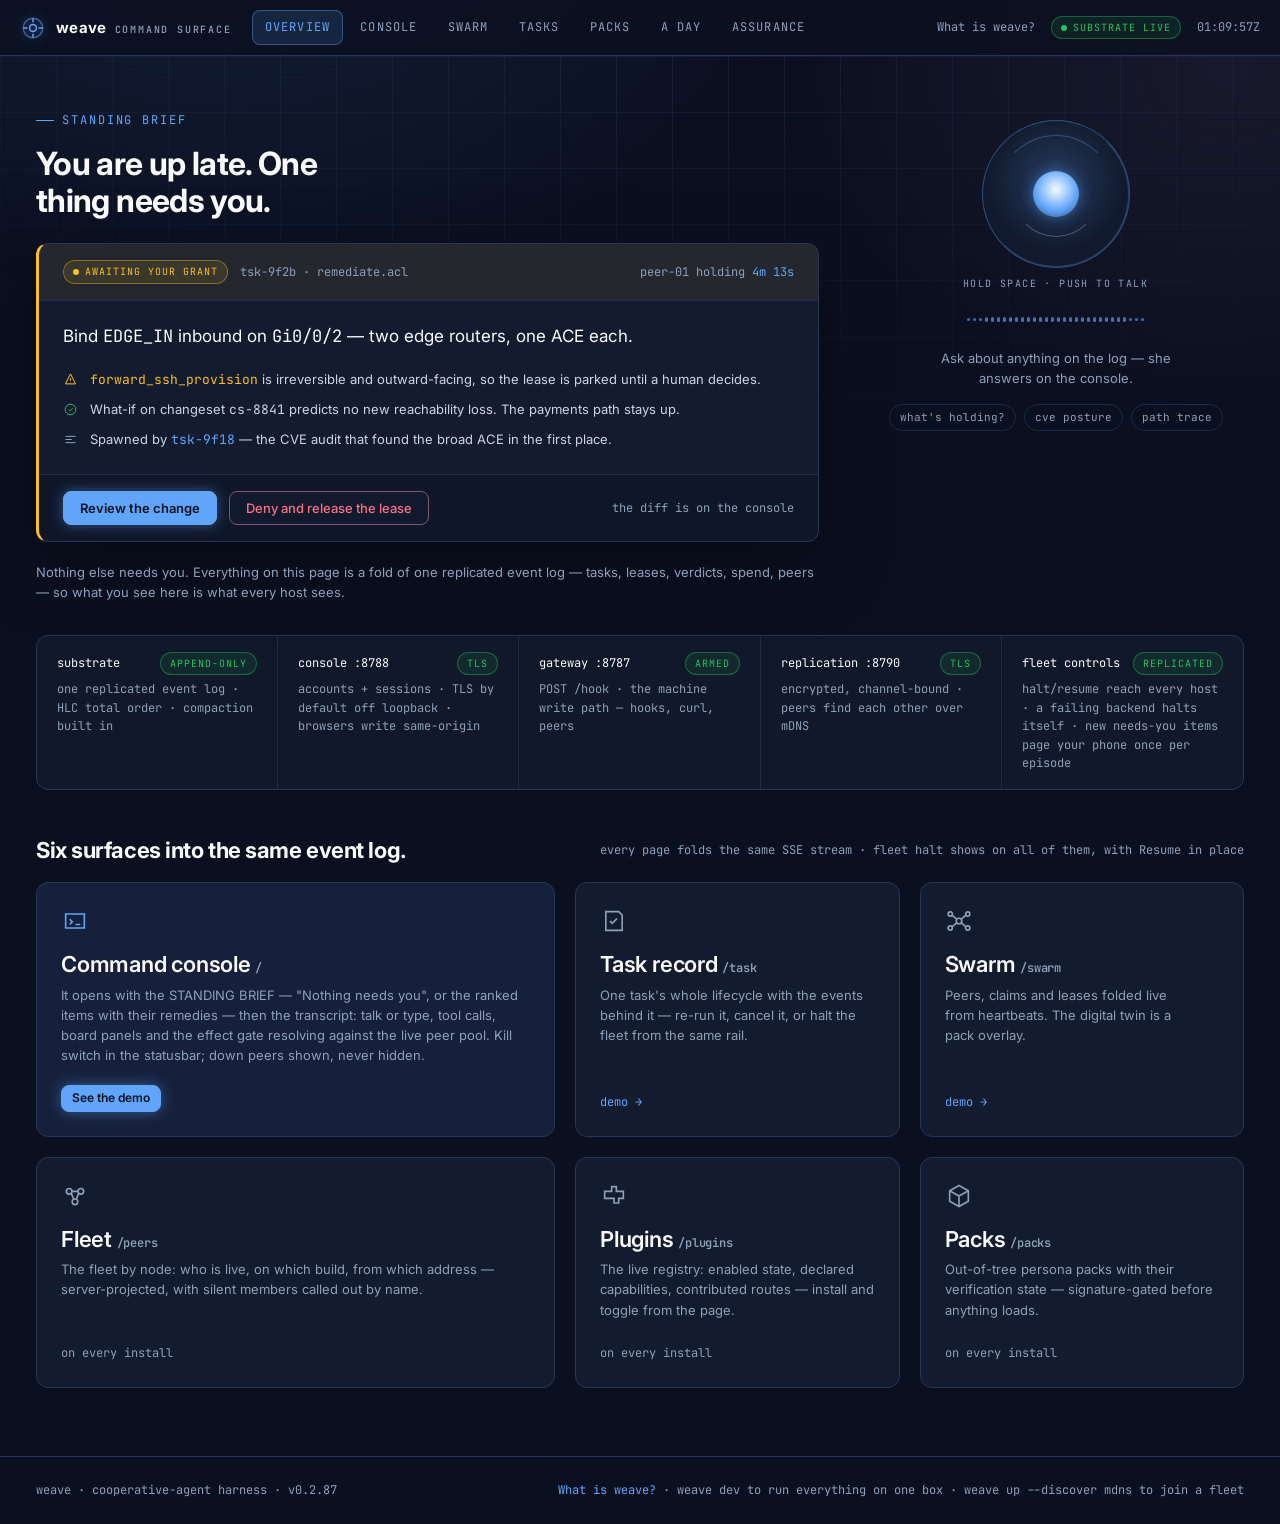
<file: surfaces.html>
<!doctype html>
<html lang="en">
<head>
<meta charset="utf-8" />
<meta name="viewport" content="width=device-width, initial-scale=1" />
<title>weave · command surface</title>
<link rel="preconnect" href="https://fonts.googleapis.com" />
<link rel="preconnect" href="https://fonts.gstatic.com" crossorigin />
<link href="https://fonts.googleapis.com/css2?family=Inter:wght@400;500;600;700&family=JetBrains+Mono:wght@400;500;600&display=swap" rel="stylesheet" />
<link rel="stylesheet" href="assets/hud.css" />
<style>
  /* cold start — a scrim over the resolving HUD, not an opaque curtain.
     You can see the interface materialise behind it, and any key or click skips. */
  .boot {
    position: fixed; inset: 0; z-index: 70; display: grid; place-items: center;
    background: color-mix(in oklab, var(--bg) 74%, transparent);
    backdrop-filter: blur(7px);
    transition: opacity 420ms var(--ease-standard);
  }
  .boot-inner {
    width: min(460px, calc(100vw - 48px));
    background: color-mix(in oklab, var(--surface) 88%, var(--bg));
    border: 1px solid var(--border); border-radius: var(--radius-md);
    box-shadow: var(--elev-raised); padding: var(--space-5) var(--space-6) var(--space-6);
  }
  .boot .meta { line-height: 1.75; }
  .boot.gone { opacity: 0; pointer-events: none; }

  /* ── the standing brief ─────────────────────────────────────────── */
  .brief {
    display: grid; grid-template-columns: minmax(0, 1.35fr) minmax(300px, 0.65fr);
    gap: var(--space-12); align-items: start;
    padding: var(--space-12) var(--container-gutter-desktop) var(--space-8);
    max-width: 1440px; margin-inline: auto;
  }
  .greeting {
    font-size: clamp(26px, 3.4vw, var(--text-2xl)); font-weight: 700; color: var(--fg);
    letter-spacing: var(--tracking-display); line-height: 1.15; max-width: 20ch;
  }

  /* the decision card — the one object on the page that matters */
  .decision {
    margin-top: var(--space-6);
    background: var(--surface);
    border: 1px solid var(--border); border-left: 3px solid var(--warn);
    border-radius: var(--radius-md); overflow: hidden;
    box-shadow: var(--elev-raised);
  }
  .decision > header {
    display: flex; align-items: center; gap: var(--space-3); flex-wrap: wrap;
    padding: var(--space-4) var(--space-6);
    border-bottom: 1px solid var(--border-soft);
    background: color-mix(in oklab, var(--warn) 7%, transparent);
  }
  .decision .body { padding: var(--space-6); }
  .decision .what { font-size: var(--text-lg); color: var(--fg); line-height: 1.4; }
  .decision .facts { display: grid; gap: 9px; margin-top: var(--space-5); }
  .decision .fact { display: grid; grid-template-columns: 15px 1fr; gap: var(--space-3); align-items: start; }
  .decision .fact svg { width: 15px; height: 15px; margin-top: 3px; }
  .decision .fact p { font-size: var(--text-sm); color: var(--fg-2); }
  .decision footer {
    display: flex; align-items: center; gap: var(--space-3); flex-wrap: wrap;
    padding: var(--space-4) var(--space-6); border-top: 1px solid var(--border-soft);
    background: color-mix(in oklab, var(--bg) 40%, transparent);
  }
  .held { font-variant-numeric: tabular-nums; }
  .allclear { margin-top: var(--space-5); font-size: var(--text-sm); color: var(--muted); }

  /* voice column */
  .voice-col { display: grid; justify-items: center; gap: var(--space-4); padding-top: var(--space-4); }
  .orb-lg { width: 148px; height: 148px; }
  .orb-lg .core { width: 46px; height: 46px; }
  .orb-lg .ring.r2 { inset: 14px; }
  .orb-lg .ring.r3 { inset: 30px; }
  .ask { text-align: center; font-size: var(--text-sm); color: var(--muted); max-width: 30ch; }

  /* ── vitals strip — reassurance, not headline ───────────────────── */
  .strip {
    max-width: 1440px; margin-inline: auto;
    padding: 0 var(--container-gutter-desktop) var(--space-12);
  }
  .strip-inner {
    display: grid; grid-template-columns: repeat(auto-fit, minmax(168px, 1fr));
    border: 1px solid var(--border); border-radius: var(--radius-md);
    background: color-mix(in oklab, var(--surface) 70%, var(--bg));
    overflow: hidden;
  }
  .svc { padding: var(--space-4) var(--space-5); border-right: 1px solid var(--border-soft); }
  .svc:last-child { border-right: 0; }
  .svc .top { display: flex; align-items: center; justify-content: space-between; gap: var(--space-2); }
  .svc .n { font-family: var(--font-mono); font-size: var(--text-xs); color: var(--fg); }
  .svc .d { font-family: var(--font-mono); font-size: var(--text-xs); color: var(--muted); margin-top: 5px; display: block; }
  .svc .big { font-family: var(--font-mono); font-size: var(--text-xl); font-weight: 600; color: var(--fg); font-variant-numeric: tabular-nums; line-height: 1; }

  /* ── surfaces — asymmetric, because they are not equal ──────────── */
  .surfaces { display: grid; grid-template-columns: minmax(0, 1.6fr) minmax(0, 1fr) minmax(0, 1fr); gap: var(--space-5); }
  .surface {
    display: flex; flex-direction: column; padding: var(--space-6);
    border: 1px solid var(--border); border-radius: var(--radius-md); background: var(--surface);
    transition: border-color var(--motion-base) var(--ease-standard), transform var(--motion-base) var(--ease-standard), box-shadow var(--motion-base) var(--ease-standard);
  }
  .surface:hover { border-color: var(--accent); transform: translateY(-2px); box-shadow: var(--elev-raised); }
  .surface:hover .mark { color: var(--accent); }
  .surface .mark { width: 28px; height: 28px; color: var(--muted); margin-bottom: var(--space-4); transition: color var(--motion-base) var(--ease-standard); }
  .surface h3 { margin-bottom: 6px; }
  .surface p { font-size: var(--text-sm); color: var(--muted); }
  .surface .go { margin-top: auto; padding-top: var(--space-5); }
  .surface-primary { background: color-mix(in oklab, var(--surface-warm) 62%, var(--surface)); border-color: var(--border); }
  .surface-primary .mark { color: var(--accent); }

  @media (max-width: 1100px) {
    .brief { grid-template-columns: 1fr; gap: var(--space-8); padding-block: var(--space-8) var(--space-6); }
    .voice-col { justify-items: start; }
    .ask { text-align: left; }
    .surfaces { grid-template-columns: 1fr; }
  }
</style>
</head>
<body>
<div class="field-bg" aria-hidden="true"></div>

<!-- The cold start is injected by script, never authored here. An overlay
     that blocks the page must not exist unless the code that dismisses it
     is already running. -->

<div class="page">
  <header class="topbar" data-od-id="topbar">
    <a class="brandmark" href="surfaces.html">
      <svg class="glyph" viewBox="0 0 24 24" fill="none" stroke="currentColor" stroke-width="1.4" aria-hidden="true">
        <circle cx="12" cy="12" r="3.2" /><circle cx="12" cy="12" r="9" opacity="0.5" />
        <path d="M12 3v3.8M12 17.2V21M3 12h3.8M17.2 12H21" />
      </svg>
      <span>weave<span class="sub" style="margin-left:8px">command surface</span></span>
    </a>
    <nav class="mainnav" aria-label="Primary">
      <a href="surfaces.html" aria-current="page">Overview</a>
      <a href="console.html">Console</a>
      <a href="network.html">Swarm</a>
      <a href="task-detail.html">Tasks</a>
      <a href="plugins.html">Packs</a>
      <a href="day.html">A day</a>
      <a href="assurance.html">Assurance</a>
    </nav>
    <div class="spacer"></div>
    <div class="row" style="gap:var(--space-4)">
      <a class="meta" href="index.html">What is weave?</a>
      <span class="pill pill-ok"><span class="dot dot-live"></span> substrate live</span>
      <span class="meta num" id="clock">--:--:--</span>
    </div>
  </header>

  <main data-od-id="overview">

    <!-- ─── the standing brief ─────────────────────────────────────── -->
    <section class="brief" data-od-id="standing-brief">

      <div data-od-id="brief-decision">
        <p class="eyebrow" style="margin-bottom:var(--space-4)">Standing brief</p>
        <h1 class="greeting" id="greeting">Good evening. One thing needs you.</h1>

        <article class="decision" data-od-id="decision-card">
          <header>
            <span class="pill pill-warn"><span class="dot"></span> awaiting your grant</span>
            <span class="meta mono">tsk-9f2b · remediate.acl</span>
            <span class="spacer"></span>
            <span class="meta held">peer-01 holding <span class="hot num" id="held">4m 12s</span></span>
          </header>

          <div class="body">
            <p class="what">
              Bind <span class="mono">EDGE_IN</span> inbound on <span class="mono">Gi0/0/2</span> —
              two edge routers, one ACE each.
            </p>

            <div class="facts">
              <div class="fact">
                <svg viewBox="0 0 24 24" fill="none" stroke="currentColor" stroke-width="1.6" class="warn-t" aria-hidden="true">
                  <path d="M12 3l8 16H4z" /><path d="M12 10v4M12 16.5v.5" />
                </svg>
                <p><span class="mono warn-t">forward_ssh_provision</span> is irreversible and outward-facing, so the lease is parked until a human decides.</p>
              </div>
              <div class="fact">
                <svg viewBox="0 0 24 24" fill="none" stroke="currentColor" stroke-width="1.6" class="ok" aria-hidden="true">
                  <circle cx="12" cy="12" r="8.5" /><path d="M8.6 12.2l2.3 2.3 4.4-4.6" />
                </svg>
                <p>What-if on changeset <span class="mono">cs-8841</span> predicts no new reachability loss. The payments path stays up.</p>
              </div>
              <div class="fact">
                <svg viewBox="0 0 24 24" fill="none" stroke="currentColor" stroke-width="1.6" class="dim" aria-hidden="true">
                  <path d="M4 7h16M4 12h10M4 17h16" />
                </svg>
                <p>Spawned by <a class="hot mono" href="task-detail.html">tsk-9f18</a> — the CVE audit that found the broad ACE in the first place.</p>
              </div>
            </div>
          </div>

          <footer>
            <a class="btn btn-primary" href="console.html" id="review">Review the change</a>
            <button class="btn btn-danger" id="deny">Deny and release the lease</button>
            <span class="spacer"></span>
            <span class="meta">the diff is on the console</span>
          </footer>
        </article>

        <p class="allclear" data-od-id="all-clear">
          Nothing else needs you. Everything on this page is a fold of one replicated
          event log — tasks, leases, verdicts, spend, peers — so what you see here is
          what every host sees.
        </p>
      </div>

      <!-- voice: an input, sized like one -->
      <div class="voice-col" data-od-id="voice">
        <div class="orb-wrap">
          <button class="orb orb-lg" id="orb" data-state="idle" aria-label="Push to talk">
            <span class="ring" aria-hidden="true"></span>
            <span class="ring r2" aria-hidden="true"></span>
            <span class="ring r3" aria-hidden="true"></span>
            <span class="core" aria-hidden="true"></span>
          </button>
          <div class="orb-caption" id="orb-caption">Hold Space · push to talk</div>
        </div>
        <div class="wave" id="wave" style="height:24px" aria-hidden="true"></div>
        <p class="ask" id="ask">Ask about anything on the log — she answers on the console.</p>
        <div class="suggest" style="justify-content:center" id="suggest">
          <button data-q="What is holding at the effect gate?">what's holding?</button>
          <button data-q="Give me the CVE posture across the edge tier.">cve posture</button>
          <button data-q="Trace the path from the branch VPN concentrator to the payments VIP.">path trace</button>
        </div>
      </div>
    </section>

    <!-- ─── vitals strip — the real architecture, one fact per cell ── -->
    <section class="strip" data-od-id="vitals-strip">
      <div class="strip-inner">
        <div class="svc">
          <div class="top"><span class="n">substrate</span><span class="pill pill-ok">append-only</span></div>
          <span class="d">one replicated event log · HLC total order · compaction built in</span>
        </div>
        <div class="svc">
          <div class="top"><span class="n">console :8788</span><span class="pill pill-ok">tls</span></div>
          <span class="d">accounts + sessions · TLS by default off loopback · browsers write same-origin</span>
        </div>
        <div class="svc">
          <div class="top"><span class="n">gateway :8787</span><span class="pill pill-ok">armed</span></div>
          <span class="d">POST /hook · the machine write path — hooks, curl, peers</span>
        </div>
        <div class="svc">
          <div class="top"><span class="n">replication :8790</span><span class="pill pill-ok">tls</span></div>
          <span class="d">encrypted, channel-bound · peers find each other over mDNS</span>
        </div>
        <div class="svc">
          <div class="top"><span class="n">fleet controls</span><span class="pill pill-ok">replicated</span></div>
          <span class="d">halt/resume reach every host · a failing backend halts itself · new needs-you items page your phone once per episode</span>
        </div>
      </div>
    </section>

    <!-- ─── surfaces — the shipped routes, one card each ───────────── -->
    <section class="strip" style="padding-bottom:var(--section-y-tablet)" data-od-id="surfaces">
      <div class="row-between wrap" style="margin-bottom:var(--space-5)">
        <h2 style="font-size:var(--text-xl)">Six surfaces into the same event log.</h2>
        <span class="meta">every page folds the same SSE stream · fleet halt shows on all of them, with Resume in place</span>
      </div>

      <div class="surfaces">
        <a class="surface surface-primary" href="console.html" data-od-id="surface-console">
          <svg class="mark" viewBox="0 0 24 24" fill="none" stroke="currentColor" stroke-width="1.4" aria-hidden="true">
            <path d="M4 6h16v12H4z" /><path d="M7.5 10.5l2.2 2.2-2.2 2.2M12.5 15h4" />
          </svg>
          <h3>Command console <span class="mono meta">/</span></h3>
          <p>It opens with the STANDING BRIEF — "Nothing needs you", or the ranked items with their remedies — then the transcript: talk or type, tool calls, board panels and the effect gate resolving against the live peer pool. Kill switch in the statusbar; down peers shown, never hidden.</p>
          <div class="go"><span class="btn btn-primary btn-sm">See the demo</span></div>
        </a>
        <a class="surface" href="task-detail.html" data-od-id="surface-tasks">
          <svg class="mark" viewBox="0 0 24 24" fill="none" stroke="currentColor" stroke-width="1.4" aria-hidden="true">
            <path d="M5 4h11l3 3v13H5z" /><path d="M8.5 12l2 2 4-4" />
          </svg>
          <h3>Task record <span class="mono meta">/task</span></h3>
          <p>One task's whole lifecycle with the events behind it — re-run it, cancel it, or halt the fleet from the same rail.</p>
          <div class="go"><span class="meta hot">demo →</span></div>
        </a>
        <a class="surface" href="network.html" data-od-id="surface-network">
          <svg class="mark" viewBox="0 0 24 24" fill="none" stroke="currentColor" stroke-width="1.4" aria-hidden="true">
            <circle cx="12" cy="12" r="2.4" /><circle cx="4.5" cy="6" r="1.8" /><circle cx="19.5" cy="6" r="1.8" />
            <circle cx="4.5" cy="18" r="1.8" /><circle cx="19.5" cy="18" r="1.8" />
            <path d="M6 7l4.3 3.6M18 7l-4.3 3.6M6 17l4.3-3.6M18 17l-4.3-3.6" />
          </svg>
          <h3>Swarm <span class="mono meta">/swarm</span></h3>
          <p>Peers, claims and leases folded live from heartbeats. The digital twin is a pack overlay.</p>
          <div class="go"><span class="meta hot">demo →</span></div>
        </a>
        <div class="surface" data-od-id="surface-peers">
          <svg class="mark" viewBox="0 0 24 24" fill="none" stroke="currentColor" stroke-width="1.4" aria-hidden="true">
            <circle cx="7" cy="8" r="2.4" /><circle cx="17" cy="8" r="2.4" /><circle cx="12" cy="17" r="2.4" />
            <path d="M8.8 9.8L11 15M15.2 9.8L13 15M9.4 8h5.2" />
          </svg>
          <h3>Fleet <span class="mono meta">/peers</span></h3>
          <p>The fleet by node: who is live, on which build, from which address — server-projected, with silent members called out by name.</p>
          <div class="go"><span class="meta">on every install</span></div>
        </div>
        <div class="surface" data-od-id="surface-plugins">
          <svg class="mark" viewBox="0 0 24 24" fill="none" stroke="currentColor" stroke-width="1.4" aria-hidden="true">
            <path d="M4 8h6V4h4v4h6v6h-4v4h-4v-4H4z" />
          </svg>
          <h3>Plugins <span class="mono meta">/plugins</span></h3>
          <p>The live registry: enabled state, declared capabilities, contributed routes — install and toggle from the page.</p>
          <div class="go"><span class="meta">on every install</span></div>
        </div>
        <div class="surface" data-od-id="surface-packs">
          <svg class="mark" viewBox="0 0 24 24" fill="none" stroke="currentColor" stroke-width="1.4" aria-hidden="true">
            <path d="M12 3l8 4.5v9L12 21l-8-4.5v-9z" /><path d="M12 12l8-4.5M12 12L4 7.5M12 12v9" />
          </svg>
          <h3>Packs <span class="mono meta">/packs</span></h3>
          <p>Out-of-tree persona packs with their verification state — signature-gated before anything loads.</p>
          <div class="go"><span class="meta">on every install</span></div>
        </div>
      </div>
    </section>
  </main>

  <footer style="border-top:1px solid var(--border);padding-block:var(--space-6)" data-od-id="footer">
    <div class="container-wide row-between wrap" style="max-width:1440px">
      <span class="meta">weave · cooperative-agent harness · <span class="mono">v0.2.87</span></span>
      <span class="meta"><a href="index.html" class="hot">What is weave?</a> · <span class="mono">weave dev</span> to run everything on one box · <span class="mono">weave up --discover mdns</span> to join a fleet</span>
    </div>
  </footer>
</div>

<script src="assets/hud.js"></script>
<script>
(function () {
  const H = window.WeaveHUD;
  const { $ } = H;
  H.clock($('#clock'));

  /* ── cold start: once per session, skippable, never opaque ──────── */
  const bootLines = [
    'hex gate · <span class="ok">doctor green</span>',
    'opening substrate · <span class="mono">~/.weave/networks/home/weave.db</span>',
    'tls · console + gateway + replication · <span class="ok">on</span>',
    'discovery · <span class="mono">--discover mdns</span> · <span class="ok">peers found</span>',
    'replaying the recent tail · <span class="ok">live</span>'
  ];
  let boot = null, bootDone = false;
  function dismissBoot() {
    if (bootDone) return;
    bootDone = true;
    if (!boot) return;
    boot.classList.add('gone');
    setTimeout(() => boot.remove(), 460);
  }
  if (!H.store.get('weave.booted')) {
    H.store.set('weave.booted', '1');
    boot = H.el('div', { class: 'boot', 'aria-hidden': 'true' });
    boot.innerHTML =
      '<div class="boot-inner">' +
      '<div class="eyebrow" style="margin-bottom:var(--space-4)">weave · cold start</div>' +
      '<div id="boot-log"></div>' +
      '<p class="meta" style="margin-top:var(--space-4);opacity:.7">press any key to skip</p></div>';
    document.body.appendChild(boot);
    H.boot(bootLines, $('#boot-log'), () => setTimeout(dismissBoot, 420));
    addEventListener('keydown', dismissBoot, { once: true });
    boot.addEventListener('click', dismissBoot);
    // failsafe: the scrim self-clears even if the sequence never finishes
    setTimeout(dismissBoot, 4000);
  }

  /* ── greeting: report the exception, never a platitude ──────────── */
  const PENDING = 1; // decisions parked at the effect gate
  const hr = new Date().getHours();
  const part = hr < 5 ? 'You are up late' : hr < 12 ? 'Good morning' : hr < 18 ? 'Good afternoon' : 'Good evening';
  $('#greeting').textContent = part + '. ' +
    (PENDING === 0 ? 'Nothing needs you.' : PENDING === 1 ? 'One thing needs you.' : PENDING + ' things need you.');

  /* ── the held lease keeps counting — the cost of not deciding ───── */
  let held = 252;
  setInterval(() => {
    held += 1;
    $('#held').textContent = Math.floor(held / 60) + 'm ' + H.pad(held % 60) + 's';
  }, 1000);

  /* ── ambient voice ──────────────────────────────────────────────── */
  const wave = H.waveform($('#wave'), 30);
  wave.idle();
  const voice = new H.VoiceEngine({
    onLevel: (l) => wave.set(l),
    onInterim: (t) => { $('#ask').textContent = '“' + t + '”'; },
    onFinal: (t) => jump(t),
    onState: (s) => { if (s !== 'listening') wave.idle(); },
    onNoMic: () => H.toast('no microphone — open the console to type')
  });
  H.bindOrb($('#orb'), voice, $('#orb-caption'));

  const jump = (q) => { H.store.set('weave.pending', q); location.href = 'console.html'; };
  $('#suggest').addEventListener('click', (e) => { const b = e.target.closest('button'); if (b) jump(b.dataset.q); });
  $('#deny').addEventListener('click', () => jump('Deny the grant on tsk-9f2b and release the lease.'));
})();
</script>
</body>
</html>
</file>
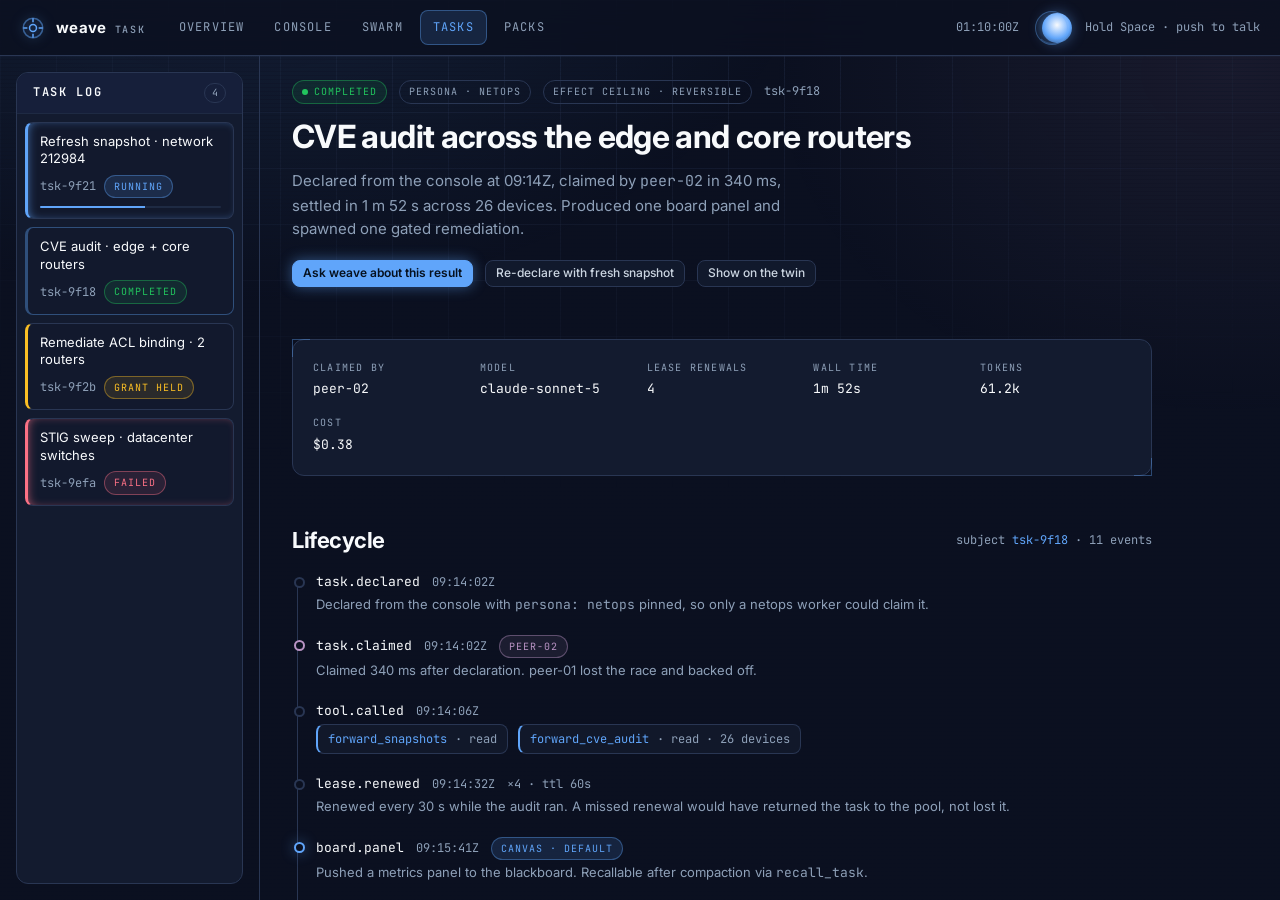
<file: task-detail.html>
<!doctype html>
<html lang="en">
<head>
<meta charset="utf-8" />
<meta name="viewport" content="width=device-width, initial-scale=1" />
<title>tsk-9f18 · CVE audit · weave</title>
<link rel="preconnect" href="https://fonts.googleapis.com" />
<link rel="preconnect" href="https://fonts.gstatic.com" crossorigin />
<link href="https://fonts.googleapis.com/css2?family=Inter:wght@400;500;600;700&family=JetBrains+Mono:wght@400;500;600&display=swap" rel="stylesheet" />
<link rel="stylesheet" href="assets/hud.css" />
<style>
  .detail { overflow-y: auto; min-height: 0; padding: var(--space-6) var(--space-8) var(--space-12); }
  .detail-inner { max-width: 860px; }
  .timeline { position: relative; padding-left: var(--space-6); }
  .timeline::before { content: ''; position: absolute; left: 5px; top: 6px; bottom: 6px; width: 1px; background: var(--border); }
  .tl-row { position: relative; padding: 0 0 var(--space-5); }
  .tl-row::before {
    content: ''; position: absolute; left: -22px; top: 5px; width: 11px; height: 11px;
    border-radius: 50%; background: var(--bg); border: 2px solid var(--border);
  }
  .tl-row[data-tone="ok"]::before { border-color: var(--success); }
  .tl-row[data-tone="live"]::before { border-color: var(--accent); box-shadow: var(--glow); }
  .tl-row[data-tone="claim"]::before { border-color: var(--claimed); }
  .tl-row[data-tone="warn"]::before { border-color: var(--warn); }
  .tl-row .hdr { display: flex; align-items: baseline; gap: var(--space-3); flex-wrap: wrap; }
  .tl-row .k { font-family: var(--font-mono); font-size: var(--text-sm); color: var(--fg); }
  .tl-row .d { font-size: var(--text-sm); color: var(--muted); margin-top: 3px; line-height: 1.5; }
  .kv { display: grid; grid-template-columns: repeat(auto-fit, minmax(150px, 1fr)); gap: var(--space-4); }
  .kv > div .k { font-family: var(--font-mono); font-size: 10px; letter-spacing: 0.12em; text-transform: uppercase; color: var(--muted); }
  .kv > div .v { font-family: var(--font-mono); font-size: var(--text-sm); color: var(--fg); margin-top: 4px; }
  .codeblock {
    font-family: var(--font-mono); font-size: var(--text-xs); line-height: 1.65;
    background: color-mix(in oklab, var(--bg) 55%, var(--surface));
    border: 1px solid var(--border-soft); border-radius: var(--radius-sm);
    padding: var(--space-4); overflow-x: auto; color: var(--fg-2); margin: 0;
  }
  .codeblock .key { color: var(--accent); }
  .codeblock .str { color: var(--success); }
  @media (max-width: 920px) {
    .detail { overflow: visible; padding: var(--space-5) var(--container-gutter-phone) var(--section-y-phone); }
  }
</style>
</head>
<body>
<div class="field-bg" aria-hidden="true"></div>

<div class="app page">
  <header class="topbar" data-od-id="topbar">
    <a class="brandmark" href="surfaces.html">
      <svg class="glyph" viewBox="0 0 24 24" fill="none" stroke="currentColor" stroke-width="1.4" aria-hidden="true">
        <circle cx="12" cy="12" r="3.2" /><circle cx="12" cy="12" r="9" opacity="0.5" />
        <path d="M12 3v3.8M12 17.2V21M3 12h3.8M17.2 12H21" />
      </svg>
      <span>weave<span class="sub" style="margin-left:8px">task</span></span>
    </a>
    <nav class="mainnav" aria-label="Primary">
      <a href="surfaces.html">Overview</a>
      <a href="console.html">Console</a>
      <a href="network.html">Swarm</a>
      <a href="task-detail.html" aria-current="page">Tasks</a>
      <a href="plugins.html">Packs</a>
    </nav>
    <div class="spacer"></div>
    <div class="row" style="gap:var(--space-4)">
      <span class="meta num" id="clock">--:--:--</span>
      <div class="orb-wrap">
        <button class="orb orb-sm" id="orb" data-state="idle" aria-label="Push to talk">
          <span class="ring" aria-hidden="true"></span><span class="core" aria-hidden="true"></span>
        </button>
      </div>
      <span class="meta" id="orb-caption" style="min-width:150px">Hold Space · push to talk</span>
    </div>
  </header>

  <div class="workspace" style="grid-template-columns: 236px 1fr 340px;">

    <!-- left rail: sibling tasks -->
    <aside class="rail" data-od-id="rail-tasklist">
      <section class="panel" style="flex:1 1 auto">
        <div class="panel-head"><span class="title">Task log</span><span class="spacer"></span><span class="count">4</span></div>
        <div class="panel-body tight scroll-y">
          <a class="task" data-state="running" href="task-detail.html">
            <span class="t">Refresh snapshot · network 212984</span>
            <div class="r"><span class="meta mono">tsk-9f21</span><span class="pill pill-accent">running</span></div>
            <div class="lease"><i style="width:58%"></i></div>
          </a>
          <a class="task" data-state="completed" href="task-detail.html" aria-current="page" style="border-color:var(--accent-line)">
            <span class="t">CVE audit · edge + core routers</span>
            <div class="r"><span class="meta mono">tsk-9f18</span><span class="pill pill-ok">completed</span></div>
          </a>
          <a class="task" data-state="gated" href="task-detail.html">
            <span class="t">Remediate ACL binding · 2 routers</span>
            <div class="r"><span class="meta mono">tsk-9f2b</span><span class="pill pill-warn">grant held</span></div>
          </a>
          <a class="task" data-state="failed" href="task-detail.html">
            <span class="t">STIG sweep · datacenter switches</span>
            <div class="r"><span class="meta mono">tsk-9efa</span><span class="pill pill-bad">failed</span></div>
          </a>
        </div>
      </section>
    </aside>

    <!-- centre: the record -->
    <section class="detail" data-od-id="task-record">
      <div class="detail-inner stack" style="gap:var(--space-8)">

        <header data-od-id="task-header">
          <div class="row wrap" style="gap:var(--space-3);margin-bottom:var(--space-4)">
            <span class="pill pill-ok"><span class="dot"></span> completed</span>
            <span class="pill">persona · netops</span>
            <span class="pill">effect ceiling · reversible</span>
            <span class="meta mono">tsk-9f18</span>
          </div>
          <h1 style="font-size:var(--text-2xl)">CVE audit across the edge and core routers</h1>
          <p class="lead" style="margin-top:var(--space-4);font-size:var(--text-base)">
            Declared from the console at 09:14Z, claimed by <span class="mono">peer-02</span> in 340&nbsp;ms, settled in 1&nbsp;m&nbsp;52&nbsp;s
            across 26 devices. Produced one board panel and spawned one gated remediation.
          </p>
          <div class="row wrap" style="gap:var(--space-3);margin-top:var(--space-5)">
            <button class="btn btn-primary btn-sm" id="ask">Ask weave about this result</button>
            <button class="btn btn-sm" id="respawn">Re-declare with fresh snapshot</button>
            <a class="btn btn-sm" href="network.html">Show on the twin</a>
          </div>
        </header>

        <section class="card brackets" data-od-id="task-vitals">
          <div class="kv">
            <div><div class="k">Claimed by</div><div class="v">peer-02</div></div>
            <div><div class="k">Model</div><div class="v">claude-sonnet-5</div></div>
            <div><div class="k">Lease renewals</div><div class="v num">4</div></div>
            <div><div class="k">Wall time</div><div class="v num">1m 52s</div></div>
            <div><div class="k">Tokens</div><div class="v num">61.2k</div></div>
            <div><div class="k">Cost</div><div class="v num">$0.38</div></div>
          </div>
        </section>

        <section data-od-id="task-timeline">
          <div class="row-between" style="margin-bottom:var(--space-5)">
            <h2 style="font-size:var(--text-xl)">Lifecycle</h2>
            <span class="meta">subject <span class="mono hot">tsk-9f18</span> · 11 events</span>
          </div>
          <div class="timeline">
            <div class="tl-row" data-tone="">
              <div class="hdr"><span class="k">task.declared</span><span class="meta num">09:14:02Z</span></div>
              <p class="d">Declared from the console with <span class="mono">persona: netops</span> pinned, so only a netops worker could claim it.</p>
            </div>
            <div class="tl-row" data-tone="claim">
              <div class="hdr"><span class="k">task.claimed</span><span class="meta num">09:14:02Z</span><span class="pill pill-claimed">peer-02</span></div>
              <p class="d">Claimed 340&nbsp;ms after declaration. peer-01 lost the race and backed off.</p>
            </div>
            <div class="tl-row" data-tone="">
              <div class="hdr"><span class="k">tool.called</span><span class="meta num">09:14:06Z</span></div>
              <p class="d">
                <span class="toolcall"><span class="fn">forward_snapshots</span><span class="eff">· read</span></span>
                <span class="toolcall" style="margin-left:6px"><span class="fn">forward_cve_audit</span><span class="eff">· read · 26 devices</span></span>
              </p>
            </div>
            <div class="tl-row" data-tone="">
              <div class="hdr"><span class="k">lease.renewed</span><span class="meta num">09:14:32Z</span><span class="meta">×4 · ttl 60s</span></div>
              <p class="d">Renewed every 30&nbsp;s while the audit ran. A missed renewal would have returned the task to the pool, not lost it.</p>
            </div>
            <div class="tl-row" data-tone="live">
              <div class="hdr"><span class="k">board.panel</span><span class="meta num">09:15:41Z</span><span class="pill pill-accent">canvas · default</span></div>
              <p class="d">Pushed a metrics panel to the blackboard. Recallable after compaction via <span class="mono">recall_task</span>.</p>
            </div>
            <div class="tl-row" data-tone="ok">
              <div class="hdr"><span class="k">task.completed</span><span class="meta num">09:15:54Z</span></div>
              <p class="d">Settled with 11 critical and 34 high findings. Result written to the log, then folded into the snapshot by <span class="mono">weave compact</span>.</p>
            </div>
            <div class="tl-row" data-tone="warn">
              <div class="hdr"><span class="k">spawn_task</span><span class="meta num">09:15:55Z</span><span class="pill pill-warn">grant held</span></div>
              <p class="d">
                Spawned <a class="mono hot" href="task-detail.html">tsk-9f2b</a> to bind the missing ACL on two routers. That task needs
                <span class="mono">forward_ssh_provision</span> — irreversible — so it is parked at the effect gate waiting on a human.
              </p>
            </div>
          </div>
        </section>

        <section data-od-id="task-result">
          <h2 style="font-size:var(--text-xl);margin-bottom:var(--space-5)">Result</h2>
          <div class="board-panel" data-kind="warn" style="margin-top:0">
            <header><span class="t">CVE posture · 26 devices</span><span class="label">board.panel · seq 41174</span></header>
            <div class="content">
              <div class="metrics">
                <div class="metric"><div class="v num">11</div><div class="k">critical</div></div>
                <div class="metric"><div class="v num">34</div><div class="k">high</div></div>
                <div class="metric"><div class="v num">9</div><div class="k">one upgrade fixes</div></div>
                <div class="metric"><div class="v num">2</div><div class="k">config-only</div></div>
              </div>
              <table class="ds-table" style="margin-top:var(--space-5)">
                <thead><tr><th>Device</th><th>Train</th><th>Finding</th><th class="num-col">Critical</th></tr></thead>
                <tbody>
                  <tr><td class="mono">edge-rtr-01</td><td class="mono">IOS-XE 17.3</td><td>broad ACE on Gi0/0/2</td><td class="num-col">6</td></tr>
                  <tr><td class="mono">edge-rtr-04</td><td class="mono">IOS-XE 17.3</td><td>broad ACE on Gi0/0/2</td><td class="num-col">5</td></tr>
                  <tr><td class="mono">core-sw-01</td><td class="mono">NX-OS 10.2</td><td class="ok">clean</td><td class="num-col">0</td></tr>
                  <tr><td class="mono">core-sw-02</td><td class="mono">NX-OS 10.2</td><td class="ok">clean</td><td class="num-col">0</td></tr>
                  <tr><td class="dim">— 22 more devices</td><td class="dim mono">mixed</td><td class="dim">no critical findings</td><td class="num-col">0</td></tr>
                </tbody>
              </table>
            </div>
          </div>
        </section>

        <section data-od-id="task-spec">
          <h2 style="font-size:var(--text-xl);margin-bottom:var(--space-5)">Declared spec</h2>
          <pre class="codeblock"><span class="key">{</span>
  <span class="key">"kind"</span>: <span class="str">"task.declared"</span>,
  <span class="key">"id"</span>: <span class="str">"tsk-9f18"</span>,
  <span class="key">"persona"</span>: <span class="str">"netops"</span>,
  <span class="key">"goal"</span>: <span class="str">"Audit CVE exposure across edge and core routers on network 212984"</span>,
  <span class="key">"maxEffect"</span>: <span class="str">"reversible"</span>,
  <span class="key">"allowedTools"</span>: [<span class="str">"forward_snapshots"</span>, <span class="str">"forward_cve_audit"</span>, <span class="str">"security_matrix"</span>, <span class="str">"board_panel"</span>, <span class="str">"spawn_task"</span>],
  <span class="key">"lease"</span>: <span class="key">{</span> <span class="key">"ttlMs"</span>: 60000, <span class="key">"renewEveryMs"</span>: 30000 <span class="key">}</span>
<span class="key">}</span></pre>
        </section>
      </div>
    </section>

    <!-- right rail: raw events + recall -->
    <aside class="rail rail-right" data-od-id="rail-events">
      <section class="panel" style="flex:1 1 auto">
        <div class="panel-head"><span class="title">Raw events</span><span class="spacer"></span><span class="count">subject filter</span></div>
        <div class="panel-body flush scroll-y">
          <div class="feed">
            <div class="evt" data-kind="tool"><span class="seq">41176</span><div><span class="kind">grant.requested</span><span class="subj">tsk-9f2b · forward_ssh_provision</span></div></div>
            <div class="evt" data-kind="declared"><span class="seq">41175</span><div><span class="kind">task.declared</span><span class="subj">tsk-9f2b · remediate.acl</span></div></div>
            <div class="evt" data-kind="completed"><span class="seq">41174</span><div><span class="kind">task.completed</span><span class="subj">tsk-9f18 · 11 critical / 34 high</span></div></div>
            <div class="evt"><span class="seq">41173</span><div><span class="kind">board.panel</span><span class="subj">canvas:default · metrics</span></div></div>
            <div class="evt"><span class="seq">41172</span><div><span class="kind">lease.renewed</span><span class="subj">peer-02 · ttl 60s</span></div></div>
            <div class="evt"><span class="seq">41171</span><div><span class="kind">task.progress</span><span class="subj">audited 26/26 devices</span></div></div>
            <div class="evt" data-kind="tool"><span class="seq">41170</span><div><span class="kind">tool.called</span><span class="subj">forward_cve_audit · read</span></div></div>
            <div class="evt"><span class="seq">41169</span><div><span class="kind">lease.renewed</span><span class="subj">peer-02 · ttl 60s</span></div></div>
            <div class="evt" data-kind="tool"><span class="seq">41168</span><div><span class="kind">tool.called</span><span class="subj">forward_snapshots · read</span></div></div>
            <div class="evt" data-kind="claimed"><span class="seq">41167</span><div><span class="kind">task.claimed</span><span class="subj">peer-02 · lease 60s</span></div></div>
            <div class="evt" data-kind="declared"><span class="seq">41166</span><div><span class="kind">task.declared</span><span class="subj">cve.audit · network 212984</span></div></div>
          </div>
        </div>
      </section>

      <section class="panel" style="flex:none">
        <div class="panel-head"><span class="title">Recall</span></div>
        <div class="panel-body" style="display:grid;gap:var(--space-3)">
          <p class="meta" style="line-height:1.5">This result survives log compaction. Any peer can pull it back with <span class="mono hot">recall_task("tsk-9f18")</span> instead of re-running the audit.</p>
          <div class="row-between"><span class="label">Indexed</span><span class="pill pill-ok">bm25 + embedding</span></div>
          <div class="row-between"><span class="label">Graph node</span><span class="meta mono">report:cve-9f18</span></div>
          <div class="row-between"><span class="label">Compacted</span><span class="pill">pending next fold</span></div>
        </div>
      </section>
    </aside>
  </div>
</div>

<script src="assets/hud.js"></script>
<script>
(function () {
  const H = window.WeaveHUD;
  H.clock(H.$('#clock'));
  const voice = new H.VoiceEngine({
    onFinal: (t) => { H.store.set('weave.pending', t); location.href = 'console.html'; },
    onNoMic: () => H.toast('no microphone — open the console to type')
  });
  H.bindOrb(H.$('#orb'), voice, H.$('#orb-caption'));

  const jump = (q) => { H.store.set('weave.pending', q); location.href = 'console.html'; };
  H.$('#ask').addEventListener('click', () => jump('Explain the CVE audit result from tsk-9f18 — what should I fix first?'));
  H.$('#respawn').addEventListener('click', () => jump('Re-declare the CVE audit against a fresh snapshot of network 212984.'));
})();
</script>
</body>
</html>
</file>
<file: assets/hud.css>
/* ────────────────────────────────────────────────────────────────────────
   weave HUD — shared class system
   Design system: Agentic. The :root block below is the binding token
   contract; no raw hex is permitted anywhere outside it.
   ──────────────────────────────────────────────────────────────────────── */

:root {
  --bg: #0b1020;
  --surface: #131b2f;
  --surface-warm: #182343;
  --fg: #f8fafc;
  --fg-2: #cbd5e1;
  --muted: #8ea0b8;
  --meta: #60a5fa;
  --border: #293653;
  --border-soft: #1e2a43;
  --accent: #60a5fa;
  --accent-on: #06111f;
  --accent-hover: color-mix(in oklab, var(--accent), black 8%);
  --accent-active: color-mix(in oklab, var(--accent), black 14%);
  --success: #22c55e;
  --warn: #fbbf24;
  --danger: #fb7185;
  --font-display: Inter, system-ui, sans-serif;
  --font-body: Inter, system-ui, sans-serif;
  --font-mono: "JetBrains Mono", ui-monospace, Menlo, monospace;
  --text-xs: 12px;
  --text-sm: 13px;
  --text-base: 15px;
  --text-lg: 17px;
  --text-xl: 22px;
  --text-2xl: 32px;
  --text-3xl: 48px;
  --text-4xl: 66px;
  --leading-body: 1.55;
  --leading-tight: 1.06;
  --tracking-display: -0.02em;
  --space-1: 4px;
  --space-2: 8px;
  --space-3: 12px;
  --space-4: 16px;
  --space-5: 20px;
  --space-6: 24px;
  --space-8: 32px;
  --space-12: 48px;
  --section-y-desktop: 96px;
  --section-y-tablet: 68px;
  --section-y-phone: 48px;
  --radius-sm: 8px;
  --radius-md: 12px;
  --radius-lg: 20px;
  --radius-pill: 9999px;
  --elev-flat: none;
  --elev-ring: 0 0 0 1px var(--border);
  --elev-raised: 0 24px 72px rgba(0, 0, 0, 0.36);
  --focus-ring: 0 0 0 4px rgba(96, 165, 250, 0.28);
  --motion-fast: 130ms;
  --motion-base: 220ms;
  --ease-standard: cubic-bezier(0.2, 0, 0, 1);
  --container-max: 1200px;
  --container-gutter-desktop: 36px;
  --container-gutter-tablet: 24px;
  --container-gutter-phone: 16px;
}

/* derived from the contract above — no new colour values, only mixes */
:root {
  --claimed: color-mix(in oklab, var(--accent) 52%, var(--danger));
  --accent-soft: color-mix(in oklab, var(--accent) 14%, transparent);
  --accent-line: color-mix(in oklab, var(--accent) 38%, transparent);
  --fg-soft: color-mix(in oklab, var(--fg) 7%, transparent);
  --glow: 0 0 14px color-mix(in oklab, var(--accent) 46%, transparent);
  --glow-hot: 0 0 22px color-mix(in oklab, var(--accent) 62%, transparent);
  --glow-danger: 0 0 16px color-mix(in oklab, var(--danger) 52%, transparent);
  --topbar-h: 56px;
}

/* ─── reset & base ─────────────────────────────────────────────────── */
*, *::before, *::after { box-sizing: border-box; }
html { -webkit-text-size-adjust: 100%; }
body {
  margin: 0;
  background: var(--bg);
  color: var(--fg-2);
  font-family: var(--font-body);
  font-size: var(--text-base);
  line-height: var(--leading-body);
  text-rendering: optimizeLegibility;
  -webkit-font-smoothing: antialiased;
}
img, svg { display: block; max-width: 100%; }
a { color: inherit; text-decoration: none; }
button, input, textarea, select { font: inherit; }
button { cursor: pointer; }
p { text-wrap: pretty; margin: 0; }
h1, h2, h3, h4 { text-wrap: balance; margin: 0; }
/* transparent outline is load-bearing: forced-colors mode strips box-shadow
   and repaints outlines, so this is the only focus signal HCM users get */
:focus-visible {
  outline: 2px solid transparent; outline-offset: 2px;
  box-shadow: var(--focus-ring); border-radius: var(--radius-sm);
}
::selection { background: color-mix(in oklab, var(--accent) 30%, transparent); color: var(--fg); }

::-webkit-scrollbar { width: 10px; height: 10px; }
::-webkit-scrollbar-track { background: transparent; }
::-webkit-scrollbar-thumb { background: var(--border); border-radius: var(--radius-pill); border: 3px solid var(--bg); }
::-webkit-scrollbar-thumb:hover { background: color-mix(in oklab, var(--accent) 45%, var(--border)); }

/* ─── page atmosphere: the hologram field ──────────────────────────── */
.field-bg {
  position: fixed; inset: 0; z-index: 0; pointer-events: none;
  background:
    radial-gradient(60rem 40rem at 18% -10%, color-mix(in oklab, var(--accent) 11%, transparent), transparent 62%),
    radial-gradient(48rem 36rem at 96% 8%, color-mix(in oklab, var(--claimed) 8%, transparent), transparent 60%);
}
.field-bg::before {
  content: ''; position: absolute; inset: 0;
  background-image:
    linear-gradient(to right, color-mix(in oklab, var(--border) 42%, transparent) 1px, transparent 1px),
    linear-gradient(to bottom, color-mix(in oklab, var(--border) 42%, transparent) 1px, transparent 1px);
  background-size: 56px 56px;
  mask-image: radial-gradient(100% 70% at 50% 0%, black, transparent 78%);
}
.field-bg::after {
  content: ''; position: absolute; inset: 0; opacity: 0.35;
  background: repeating-linear-gradient(to bottom, transparent 0 3px, color-mix(in oklab, var(--bg) 62%, transparent) 3px 4px);
}
.page { position: relative; z-index: 1; }

/* ─── layout primitives ────────────────────────────────────────────── */
.container { max-width: var(--container-max); margin-inline: auto; padding-inline: var(--container-gutter-desktop); }
.container-wide { max-width: 1600px; margin-inline: auto; padding-inline: var(--container-gutter-desktop); }
.section { padding-block: var(--section-y-desktop); }
.stack { display: flex; flex-direction: column; }
.stack > * + * { margin-top: var(--space-5); }
.row { display: flex; align-items: center; gap: var(--space-4); }
.row-between { display: flex; align-items: center; justify-content: space-between; gap: var(--space-4); }
.wrap { flex-wrap: wrap; }
.grid-2 { display: grid; grid-template-columns: repeat(2, 1fr); gap: var(--space-6); }
.grid-3 { display: grid; grid-template-columns: repeat(3, 1fr); gap: var(--space-6); }
.grid-4 { display: grid; grid-template-columns: repeat(4, 1fr); gap: var(--space-4); }
.grid-2-1 { display: grid; grid-template-columns: 2fr 1fr; gap: var(--space-8); align-items: start; }
.spacer { flex: 1; }

/* ─── type ─────────────────────────────────────────────────────────── */
h1, .h1 { font-family: var(--font-display); font-size: clamp(34px, 5vw, var(--text-4xl)); line-height: var(--leading-tight); letter-spacing: var(--tracking-display); font-weight: 700; color: var(--fg); }
h2, .h2 { font-family: var(--font-display); font-size: clamp(26px, 3.4vw, var(--text-3xl)); line-height: 1.1; letter-spacing: var(--tracking-display); font-weight: 700; color: var(--fg); }
h3, .h3 { font-size: var(--text-xl); line-height: 1.25; letter-spacing: -0.01em; font-weight: 600; color: var(--fg); }
h4, .h4 { font-size: var(--text-lg); font-weight: 600; color: var(--fg); }
.lead { font-size: var(--text-lg); color: var(--muted); max-width: 60ch; }
.eyebrow {
  font-family: var(--font-mono); font-size: var(--text-xs);
  letter-spacing: 0.16em; text-transform: uppercase; color: var(--accent);
  display: inline-flex; align-items: center; gap: var(--space-2);
}
.eyebrow::before { content: ''; width: 18px; height: 1px; background: currentColor; }
.meta { font-family: var(--font-mono); font-size: var(--text-xs); color: var(--muted); }
.num { font-family: var(--font-mono); font-variant-numeric: tabular-nums; }
.mono { font-family: var(--font-mono); }
.dim { color: var(--muted); }
.label {
  font-family: var(--font-mono); font-size: 10px; letter-spacing: 0.14em;
  text-transform: uppercase; color: var(--muted);
}
.ok { color: var(--success); } .warn-t { color: var(--warn); }
.bad { color: var(--danger); } .hot { color: var(--accent); }
/* inline links carry an underline on interaction — colour alone is not an affordance */
a.hot:hover, a.hot:focus-visible { text-decoration: underline; text-underline-offset: 3px; }

/* ─── app shell (console / network / task screens) ─────────────────── */
.app { display: flex; flex-direction: column; height: 100vh; overflow: hidden; }
.topbar {
  height: var(--topbar-h); flex: none; display: flex; align-items: center;
  gap: var(--space-5); padding-inline: var(--space-5);
  background: color-mix(in oklab, var(--bg) 82%, transparent);
  backdrop-filter: blur(14px);
  border-bottom: 1px solid var(--border);
  position: relative; z-index: 40;
}
.brandmark { display: flex; align-items: center; gap: 10px; font-weight: 700; letter-spacing: 0.02em; color: var(--fg); }
.brandmark .glyph {
  width: 26px; height: 26px; flex: none; color: var(--accent);
  filter: drop-shadow(0 0 6px color-mix(in oklab, var(--accent) 55%, transparent));
}
.brandmark .sub { font-family: var(--font-mono); font-size: 10px; letter-spacing: 0.18em; color: var(--muted); text-transform: uppercase; font-weight: 500; }
.mainnav { display: flex; gap: var(--space-1); }
.mainnav a {
  font-family: var(--font-mono); font-size: var(--text-xs); letter-spacing: 0.1em; text-transform: uppercase;
  color: var(--muted); padding: 7px 12px; border-radius: var(--radius-sm);
  border: 1px solid transparent; transition: color var(--motion-fast) var(--ease-standard), border-color var(--motion-fast) var(--ease-standard), background var(--motion-fast) var(--ease-standard);
}
.mainnav a:hover { color: var(--fg); background: var(--fg-soft); }
/* Two registers in one bar: product surfaces, a divider, then package
   destinations. .nav-meta sits at 88% --muted — 5.27:1 on --surface, the
   documented floor for active text. Do not push it lower to quiet the group;
   the divider already carries that job. */
.navsep { width: 1px; align-self: stretch; margin-inline: var(--space-2); background: var(--border); }
.mainnav a.nav-meta { color: color-mix(in oklab, var(--muted) 88%, transparent); }
.mainnav a.nav-meta:hover { color: var(--fg); }
/* A demo nav is a specimen: an <a> with no href renders identically and cannot
   be clicked into a dead end. href="#" is the wrong answer — it still reads as
   a link and still goes nowhere. */
.mainnav a:not([href]) { cursor: default; }
.mainnav a[aria-current="page"] { color: var(--accent); border-color: var(--accent-line); background: var(--accent-soft); }

.workspace { flex: 1; display: grid; min-height: 0; }
.rail { border-right: 1px solid var(--border); overflow-y: auto; padding: var(--space-4); display: flex; flex-direction: column; gap: var(--space-4); min-height: 0; }
.rail-right { border-right: 0; border-left: 1px solid var(--border); }

/* ─── panels ───────────────────────────────────────────────────────── */
.panel {
  background: var(--surface); border: 1px solid var(--border);
  border-radius: var(--radius-md); overflow: hidden;
  display: flex; flex-direction: column; min-height: 0;
}
.panel-flush { background: transparent; border: 0; border-radius: 0; }
.panel-head {
  display: flex; align-items: center; gap: var(--space-3);
  padding: 10px var(--space-4); flex: none;
  border-bottom: 1px solid var(--border-soft);
  background: color-mix(in oklab, var(--surface-warm) 55%, var(--surface));
}
.panel-head h3, .panel-head .title {
  font-family: var(--font-mono); font-size: var(--text-xs); font-weight: 600;
  letter-spacing: 0.14em; text-transform: uppercase; color: var(--fg);
}
.panel-head .count {
  font-family: var(--font-mono); font-size: 10px; color: var(--muted);
  border: 1px solid var(--border); border-radius: var(--radius-pill); padding: 1px 7px;
}
.panel-body { padding: var(--space-4); overflow-y: auto; min-height: 0; }
.panel-body.tight { padding: var(--space-2); }
.panel-body.flush { padding: 0; }

.card {
  background: var(--surface); border: 1px solid var(--border);
  border-radius: var(--radius-md); padding: var(--space-5);
}
.tile {
  background: color-mix(in oklab, var(--surface) 88%, var(--bg));
  border: 1px solid var(--border-soft); border-radius: var(--radius-sm);
  padding: var(--space-3);
}

/* HUD corner brackets — used once per hero surface, not on every card */
.brackets { position: relative; }
.brackets::before, .brackets::after {
  content: ''; position: absolute; width: 18px; height: 18px; pointer-events: none;
  border-color: var(--accent-line); border-style: solid; border-width: 0;
}
.brackets::before { top: -1px; left: -1px; border-top-width: 1px; border-left-width: 1px; }
.brackets::after { bottom: -1px; right: -1px; border-bottom-width: 1px; border-right-width: 1px; }

/* ─── buttons ──────────────────────────────────────────────────────── */
.btn {
  display: inline-flex; align-items: center; justify-content: center; gap: var(--space-2);
  min-height: 34px; padding: 6px var(--space-4);
  border-radius: var(--radius-sm); border: 1px solid var(--border);
  background: color-mix(in oklab, var(--surface) 80%, var(--bg));
  color: var(--fg-2); font-size: var(--text-sm); font-weight: 500;
  transition: color var(--motion-fast) var(--ease-standard), border-color var(--motion-fast) var(--ease-standard),
              background var(--motion-fast) var(--ease-standard), transform var(--motion-fast) var(--ease-standard);
}
.btn:hover { color: var(--fg); border-color: color-mix(in oklab, var(--accent) 55%, var(--border)); }
.btn:active { transform: translateY(1px); }
.btn-primary { background: var(--accent); color: var(--accent-on); border-color: var(--accent); font-weight: 600; box-shadow: var(--glow); }
.btn-primary:hover { background: var(--accent-hover); border-color: var(--accent-hover); color: var(--accent-on); box-shadow: var(--glow-hot); }
.btn-primary:active { background: var(--accent-active); }
.btn-quiet { background: transparent; border-color: transparent; color: var(--muted); }
.btn-quiet:hover { color: var(--fg); background: var(--fg-soft); border-color: transparent; }
.btn-danger { border-color: color-mix(in oklab, var(--danger) 45%, var(--border)); color: var(--danger); }
.btn-danger:hover { border-color: var(--danger); background: color-mix(in oklab, var(--danger) 12%, transparent); color: var(--danger); }
.btn-sm { min-height: 26px; padding: 3px 10px; font-size: var(--text-xs); }
.btn-mono { font-family: var(--font-mono); font-size: var(--text-xs); letter-spacing: 0.08em; text-transform: uppercase; }
.btn[aria-pressed="true"] { border-color: var(--accent); color: var(--accent); background: var(--accent-soft); }
.btn[disabled] { pointer-events: none; border-style: dashed; color: var(--muted); }

/* ─── badges / chips / pills ───────────────────────────────────────── */
.pill {
  display: inline-flex; align-items: center; gap: 6px; padding: 3px 9px;
  border-radius: var(--radius-pill); font-family: var(--font-mono);
  font-size: 10px; letter-spacing: 0.1em; text-transform: uppercase;
  border: 1px solid var(--border); color: var(--muted); white-space: nowrap;
}
.pill-accent { color: var(--accent); border-color: var(--accent-line); background: var(--accent-soft); }
.pill-ok { color: var(--success); border-color: color-mix(in oklab, var(--success) 40%, transparent); background: color-mix(in oklab, var(--success) 10%, transparent); }
.pill-warn { color: var(--warn); border-color: color-mix(in oklab, var(--warn) 40%, transparent); background: color-mix(in oklab, var(--warn) 10%, transparent); }
.pill-bad { color: var(--danger); border-color: color-mix(in oklab, var(--danger) 42%, transparent); background: color-mix(in oklab, var(--danger) 10%, transparent); }
.pill-claimed { color: var(--claimed); border-color: color-mix(in oklab, var(--claimed) 42%, transparent); background: color-mix(in oklab, var(--claimed) 10%, transparent); }
/* .gap — designed, not yet built. A surface that renders a capability the engine
   lacks is a fake stat one layer up (§9). Dashed is the system's existing tell for
   structurally unavailable (.btn[disabled], .packtag); --claimed is the state that
   is neither idle nor running. Every .gap MUST carry a title naming what is missing
   and where the seam is. */
.gap { border-style: dashed; color: var(--claimed); border-color: color-mix(in oklab, var(--claimed) 42%, transparent); background: color-mix(in oklab, var(--claimed) 7%, transparent); }
.btn.gap[disabled], .tog.gap:disabled { color: var(--claimed); border-color: color-mix(in oklab, var(--claimed) 42%, transparent); }
.dot { width: 6px; height: 6px; border-radius: 50%; background: currentColor; flex: none; }
.dot-live { box-shadow: 0 0 0 0 currentColor; animation: ping 2.2s var(--ease-standard) infinite; }

/* ─── the orb: arc-reactor voice affordance ────────────────────────── */
.orb-wrap { position: relative; display: grid; place-items: center; flex: none; }
.orb {
  position: relative; display: grid; place-items: center;
  width: 92px; height: 92px; border-radius: 50%;
  background:
    radial-gradient(circle at 50% 42%, color-mix(in oklab, var(--accent) 26%, transparent), transparent 62%),
    color-mix(in oklab, var(--surface) 78%, var(--bg));
  border: 1px solid var(--accent-line);
  color: var(--accent); cursor: pointer;
  transition: box-shadow var(--motion-base) var(--ease-standard), border-color var(--motion-base) var(--ease-standard), transform var(--motion-fast) var(--ease-standard);
}
.orb:active { transform: scale(0.97); }
.orb-sm { width: 34px; height: 34px; }
.orb .ring {
  position: absolute; inset: 0; border-radius: 50%;
  border: 1px solid color-mix(in oklab, var(--accent) 26%, transparent);
  border-top-color: transparent; border-left-color: transparent;
  animation: spin 9s linear infinite;
}
.orb .ring.r2 { inset: 9px; border-top-color: color-mix(in oklab, var(--accent) 34%, transparent); border-right-color: transparent; border-bottom-color: transparent; animation-duration: 6s; animation-direction: reverse; }
.orb .ring.r3 { inset: 18px; border-color: transparent; border-bottom-color: color-mix(in oklab, var(--claimed) 42%, transparent); animation-duration: 13s; }
.orb .core {
  width: 30px; height: 30px; border-radius: 50%;
  background: radial-gradient(circle at 50% 40%, var(--fg), var(--accent) 58%, color-mix(in oklab, var(--accent) 30%, transparent));
  box-shadow: var(--glow);
  transition: transform var(--motion-fast) linear, box-shadow var(--motion-base) var(--ease-standard);
}
.orb[data-state="idle"] .core { animation: breathe 4.2s var(--ease-standard) infinite; }
.orb[data-state="listening"] { border-color: var(--accent); box-shadow: var(--glow-hot); }
.orb[data-state="listening"] .ring { animation-duration: 2.6s; border-color: color-mix(in oklab, var(--accent) 55%, transparent); border-top-color: transparent; }
.orb[data-state="thinking"] { border-color: var(--claimed); }
.orb[data-state="thinking"] .core { background: radial-gradient(circle at 50% 40%, var(--fg), var(--claimed) 60%, transparent); box-shadow: 0 0 18px color-mix(in oklab, var(--claimed) 50%, transparent); }
.orb[data-state="speaking"] { border-color: var(--success); }
.orb[data-state="speaking"] .core { background: radial-gradient(circle at 50% 40%, var(--fg), var(--success) 60%, transparent); box-shadow: 0 0 18px color-mix(in oklab, var(--success) 45%, transparent); }
.orb[data-state="muted"] { border-color: var(--border); color: var(--muted); box-shadow: none; }
.orb[data-state="muted"] .core { background: var(--border); box-shadow: none; }
.orb[data-state="muted"] .ring { animation-play-state: paused; border-color: var(--border-soft); border-top-color: transparent; }

.orb-caption {
  font-family: var(--font-mono); font-size: 10px; letter-spacing: 0.14em;
  text-transform: uppercase; color: var(--muted); margin-top: var(--space-2); text-align: center;
}
.orb[data-state="listening"] + .orb-caption { color: var(--accent); }

/* waveform */
.wave { display: flex; align-items: center; gap: 3px; height: 34px; flex: none; }
.wave i {
  display: block; width: 3px; height: 4px; border-radius: var(--radius-pill);
  background: color-mix(in oklab, var(--accent) 55%, var(--border));
  transition: height 90ms linear, background 200ms var(--ease-standard);
}
.wave[data-live="true"] i { background: var(--accent); }

/* ─── transcript ───────────────────────────────────────────────────── */
/* min-height + end-justify keeps a short session resting above the composer
   instead of stranded at the top of a tall empty column */
.transcript { display: flex; flex-direction: column; justify-content: flex-end; gap: var(--space-5); min-height: 100%; padding: var(--space-6) var(--space-6) var(--space-8); }
.msg { display: grid; grid-template-columns: 74px 1fr; gap: var(--space-4); align-items: start; }
.msg .who {
  font-family: var(--font-mono); font-size: 10px; letter-spacing: 0.12em; text-transform: uppercase;
  color: var(--muted); padding-top: 3px; text-align: right;
}
.msg-user .who { color: var(--fg-2); }
.msg-weave .who { color: var(--accent); }
.msg .body { min-width: 0; }
.msg .body p + p { margin-top: var(--space-3); }
.msg-user .body {
  color: var(--fg); font-size: var(--text-lg);
  border-left: 2px solid var(--border); padding-left: var(--space-4);
}
.msg-weave .body { color: var(--fg-2); border-left: 2px solid var(--accent-line); padding-left: var(--space-4); }
.msg-system .body {
  font-family: var(--font-mono); font-size: var(--text-xs); color: var(--muted);
  border-left: 2px dashed var(--border); padding-left: var(--space-4);
}
.msg .via { display: flex; gap: 6px; margin-top: var(--space-2); flex-wrap: wrap; }
.caret { display: inline-block; width: 8px; height: 1.05em; background: var(--accent); vertical-align: -2px; animation: blink 1s steps(2) infinite; }

/* tool-call chip */
.toolcall {
  display: inline-flex; align-items: center; gap: var(--space-2);
  font-family: var(--font-mono); font-size: var(--text-xs);
  border: 1px solid var(--border); border-left: 2px solid var(--accent);
  border-radius: var(--radius-sm); padding: 5px 10px;
  background: color-mix(in oklab, var(--surface) 70%, var(--bg)); color: var(--fg-2);
}
.toolcall .fn { color: var(--accent); }
.toolcall .eff { color: var(--muted); }
.toolcall[data-effect="irreversible"] { border-left-color: var(--warn); }
.toolcall[data-effect="irreversible"] .fn { color: var(--warn); }

/* board panel rendered into the transcript */
.board-panel {
  border: 1px solid var(--border); border-left: 3px solid var(--accent);
  border-radius: var(--radius-sm); background: color-mix(in oklab, var(--surface) 82%, var(--bg));
  margin-top: var(--space-3); overflow: hidden; animation: slide-in var(--motion-base) var(--ease-standard) both;
}
.board-panel > header {
  display: flex; align-items: center; justify-content: space-between; gap: var(--space-3);
  padding: 8px var(--space-4); border-bottom: 1px solid var(--border-soft);
}
.board-panel > header .t { font-family: var(--font-mono); font-size: var(--text-xs); font-weight: 600; color: var(--accent); letter-spacing: 0.08em; text-transform: uppercase; }
.board-panel > .content { padding: var(--space-4); }
.board-panel[data-kind="ok"] { border-left-color: var(--success); }
.board-panel[data-kind="ok"] > header .t { color: var(--success); }
.board-panel[data-kind="warn"] { border-left-color: var(--warn); }
.board-panel[data-kind="warn"] > header .t { color: var(--warn); }

/* metric grid inside a board panel */
.metrics { display: grid; grid-template-columns: repeat(auto-fit, minmax(108px, 1fr)); gap: var(--space-3); }
.metric .v { font-family: var(--font-mono); font-size: var(--text-xl); font-weight: 600; color: var(--fg); font-variant-numeric: tabular-nums; line-height: 1.1; }
.metric .k { font-family: var(--font-mono); font-size: 10px; letter-spacing: 0.1em; text-transform: uppercase; color: var(--muted); margin-top: 3px; }

/* ─── tables ───────────────────────────────────────────────────────── */
.ds-table { width: 100%; border-collapse: collapse; font-size: var(--text-sm); }
.ds-table th, .ds-table td { padding: 9px var(--space-3); text-align: left; border-bottom: 1px solid var(--border-soft); }
.ds-table th {
  font-family: var(--font-mono); font-size: 10px; font-weight: 600; color: var(--muted);
  letter-spacing: 0.12em; text-transform: uppercase; border-bottom-color: var(--border);
}
.ds-table tbody tr:last-child td { border-bottom: 0; }
.ds-table tbody tr:hover { background: var(--fg-soft); }
.ds-table .num-col { font-family: var(--font-mono); font-variant-numeric: tabular-nums; text-align: right; }

/* ─── event feed (the blackboard stream) ───────────────────────────── */
.feed { display: flex; flex-direction: column; font-family: var(--font-mono); font-size: var(--text-xs); overflow-x: hidden; }
.evt {
  display: grid; grid-template-columns: 42px minmax(0, 1fr); gap: var(--space-3);
  padding: 6px var(--space-4); border-bottom: 1px solid var(--border-soft);
  animation: slide-in 260ms var(--ease-standard) both;
}
.evt > div { min-width: 0; }
.evt .kind { display: block; overflow: hidden; text-overflow: ellipsis; white-space: nowrap; }
.evt:hover { background: var(--fg-soft); }
/* 70% composited to ~3.8:1 on --surface — under the 4.5:1 floor. 88% clears it. */
.evt .seq { color: color-mix(in oklab, var(--muted) 88%, transparent); font-variant-numeric: tabular-nums; }
.evt .kind { color: var(--accent); }
.evt .subj { color: var(--muted); display: block; margin-top: 1px; overflow: hidden; text-overflow: ellipsis; white-space: nowrap; }
.evt[data-kind="completed"] .kind { color: var(--success); }
.evt[data-kind="failed"] .kind { color: var(--danger); }
.evt[data-kind="claimed"] .kind { color: var(--claimed); }
.evt[data-kind="tool"] .kind { color: var(--warn); }
.evt[data-kind="declared"] .kind { color: var(--fg-2); }

/* ─── task cards ───────────────────────────────────────────────────── */
.task {
  display: block; width: 100%; text-align: left;
  background: color-mix(in oklab, var(--surface) 86%, var(--bg));
  border: 1px solid var(--border); border-left: 3px solid var(--border);
  border-radius: var(--radius-sm); padding: 10px var(--space-3);
  transition: border-color var(--motion-fast) var(--ease-standard), background var(--motion-fast) var(--ease-standard), box-shadow var(--motion-base) var(--ease-standard);
}
.task:hover { background: var(--surface-warm); }
.task + .task { margin-top: var(--space-2); }
.task .t { font-size: var(--text-sm); color: var(--fg); line-height: 1.35; display: block; }
.task .r { display: flex; align-items: center; gap: var(--space-2); margin-top: 7px; flex-wrap: wrap; }
.task[data-state="declared"] { border-left-color: var(--muted); }
.task[data-state="claimed"] { border-left-color: var(--claimed); }
.task[data-state="running"] { border-left-color: var(--accent); box-shadow: inset 3px 0 12px -6px var(--accent); }
.task[data-state="completed"] { border-left-color: var(--success); }
.task[data-state="failed"] { border-left-color: var(--danger); box-shadow: inset 3px 0 12px -6px var(--danger); }
.task[data-state="gated"] { border-left-color: var(--warn); }

/* lease bar */
.lease { height: 2px; border-radius: var(--radius-pill); background: var(--border-soft); overflow: hidden; margin-top: 8px; }
.lease > i { display: block; height: 100%; background: var(--accent); transition: width 1s linear; }

/* ─── peer roster ──────────────────────────────────────────────────── */
.peer { display: grid; grid-template-columns: 8px minmax(0, 1fr) auto; gap: var(--space-3); align-items: center; padding: 9px var(--space-3); border-radius: var(--radius-sm); }
.peer > div { min-width: 0; }
.peer .id, .peer .rt { display: block; overflow: hidden; text-overflow: ellipsis; white-space: nowrap; }
.peer:hover { background: var(--fg-soft); }
.peer + .peer { border-top: 1px solid var(--border-soft); }
.peer .sig { width: 8px; height: 8px; border-radius: 50%; background: var(--muted); }
.peer[data-health="up"] .sig { background: var(--success); box-shadow: 0 0 8px color-mix(in oklab, var(--success) 60%, transparent); }
.peer[data-health="busy"] .sig { background: var(--accent); box-shadow: var(--glow); animation: ping 2s var(--ease-standard) infinite; }
.peer[data-health="degraded"] .sig { background: var(--warn); }
.peer[data-health="down"] .sig { background: var(--danger); }
.peer .id { font-family: var(--font-mono); font-size: var(--text-xs); color: var(--fg); }
.peer .rt { font-family: var(--font-mono); font-size: 10px; color: var(--muted); margin-top: 2px; display: block; }

/* small radial gauge */
.gauge { --v: 0; width: 40px; height: 40px; flex: none; display: grid; place-items: center; position: relative; }
.gauge::before {
  content: ''; position: absolute; inset: 0; border-radius: 50%;
  background: conic-gradient(var(--accent) calc(var(--v) * 1%), var(--border-soft) 0);
  mask: radial-gradient(farthest-side, transparent calc(100% - 4px), black calc(100% - 3px));
}
.gauge > span { font-family: var(--font-mono); font-size: 10px; color: var(--fg-2); font-variant-numeric: tabular-nums; }

/* linear meter */
.meter { height: 4px; border-radius: var(--radius-pill); background: var(--border-soft); overflow: hidden; }
.meter > i { display: block; height: 100%; background: var(--accent); border-radius: inherit; }
.meter.is-warn > i { background: var(--warn); }
.meter.is-ok > i { background: var(--success); }

/* ─── composer ─────────────────────────────────────────────────────── */
.composer {
  flex: none; border-top: 1px solid var(--border);
  background: color-mix(in oklab, var(--bg) 76%, var(--surface));
  backdrop-filter: blur(10px); padding: var(--space-4) var(--space-6);
}
.composer-inner { display: grid; grid-template-columns: auto 1fr; gap: var(--space-5); align-items: end; max-width: 1080px; margin-inline: auto; }
.input-shell {
  border: 1px solid var(--border); border-radius: var(--radius-md);
  background: var(--surface); transition: border-color var(--motion-fast) var(--ease-standard), box-shadow var(--motion-base) var(--ease-standard);
}
.input-shell:focus-within { border-color: var(--accent); box-shadow: var(--focus-ring); }
.input-shell[data-listening="true"] { border-color: var(--accent); box-shadow: var(--glow); }
.textarea {
  width: 100%; border: 0; background: transparent; color: var(--fg);
  padding: var(--space-3) var(--space-4); font-size: var(--text-base);
  line-height: 1.5; resize: none; max-height: 132px; min-height: 46px; outline: none;
}
.textarea::placeholder { color: var(--muted); }
.composer-bar { display: flex; align-items: center; gap: var(--space-3); padding: 0 var(--space-3) var(--space-3); flex-wrap: nowrap; }
.composer-bar > .meta { min-width: 0; overflow: hidden; text-overflow: ellipsis; white-space: nowrap; }
.composer-bar > .btn { flex: none; }
.interim { color: var(--accent); font-style: italic; }

.suggest { display: flex; gap: var(--space-2); flex-wrap: wrap; }
.suggest button {
  font-family: var(--font-mono); font-size: 11px; color: var(--muted);
  border: 1px solid var(--border-soft); background: transparent;
  border-radius: var(--radius-pill); padding: 4px 10px;
  transition: color var(--motion-fast) var(--ease-standard), border-color var(--motion-fast) var(--ease-standard);
}
.suggest button:hover { color: var(--accent); border-color: var(--accent-line); }

/* ─── modal: the effect gate ───────────────────────────────────────── */
.scrim {
  position: fixed; inset: 0; z-index: 90; display: grid; place-items: center;
  background: color-mix(in oklab, var(--bg) 72%, transparent); backdrop-filter: blur(6px);
  animation: fade-in var(--motion-base) var(--ease-standard) both;
}
.scrim[hidden] { display: none; }
.modal {
  width: min(560px, calc(100vw - 32px)); background: var(--surface);
  border: 1px solid var(--border); border-top: 2px solid var(--warn);
  border-radius: var(--radius-md); box-shadow: var(--elev-raised);
  animation: rise var(--motion-base) var(--ease-standard) both;
}
.modal header { padding: var(--space-5) var(--space-6) var(--space-3); }
.modal .content { padding: 0 var(--space-6) var(--space-5); }
.modal footer { display: flex; gap: var(--space-3); justify-content: flex-end; padding: var(--space-4) var(--space-6); border-top: 1px solid var(--border-soft); }

/* ─── toast ────────────────────────────────────────────────────────── */
.toasts { position: fixed; bottom: var(--space-6); left: 50%; transform: translateX(-50%); z-index: 80; display: flex; flex-direction: column; gap: var(--space-2); align-items: center; pointer-events: none; }
.toast {
  font-family: var(--font-mono); font-size: var(--text-xs); color: var(--fg-2);
  background: var(--surface-warm); border: 1px solid var(--border); border-left: 2px solid var(--accent);
  border-radius: var(--radius-sm); padding: 8px var(--space-4); box-shadow: var(--elev-raised);
  animation: rise var(--motion-base) var(--ease-standard) both;
}

/* ─── topology canvas ──────────────────────────────────────────────── */
.topo { width: 100%; height: 100%; display: block; }
.topo .edge { stroke: var(--border); stroke-width: 1; }
.topo .edge.hot { stroke: var(--accent); stroke-width: 1.6; filter: drop-shadow(0 0 4px color-mix(in oklab, var(--accent) 60%, transparent)); }
.topo .edge.down { stroke: var(--danger); stroke-dasharray: 4 4; }
.topo .node { cursor: pointer; }
.topo .node circle { transition: r var(--motion-base) var(--ease-standard), fill var(--motion-base) var(--ease-standard); }
.topo .node text { font-family: var(--font-mono); font-size: 9px; fill: var(--muted); text-anchor: middle; pointer-events: none; }
.topo .node:hover text, .topo .node.sel text { fill: var(--fg); }
.topo .n-up { fill: var(--success); }
.topo .n-warn { fill: var(--warn); }
.topo .n-down { fill: var(--danger); }
.topo .n-peer { fill: var(--accent); }
.topo .n-core { fill: var(--claimed); }
.topo .halo { fill: none; stroke: var(--accent); opacity: 0.5; }
.topo .sweep { fill: none; stroke: var(--accent-line); }

/* ─── misc ─────────────────────────────────────────────────────────── */
.rule { border: 0; border-top: 1px solid var(--border-soft); margin: 0; }
.kbd {
  font-family: var(--font-mono); font-size: 10px; color: var(--muted);
  border: 1px solid var(--border); border-bottom-width: 2px; border-radius: 5px;
  padding: 1px 5px; background: color-mix(in oklab, var(--surface) 70%, var(--bg));
}
.scroll-y { overflow-y: auto; min-height: 0; }
.sr-only { position: absolute; width: 1px; height: 1px; overflow: hidden; clip: rect(0 0 0 0); white-space: nowrap; }

/* ─── animation ────────────────────────────────────────────────────── */
@keyframes spin { to { transform: rotate(360deg); } }
@keyframes blink { 50% { opacity: 0; } }
@keyframes breathe { 0%, 100% { transform: scale(1); } 50% { transform: scale(1.09); } }
@keyframes ping { 0% { box-shadow: 0 0 0 0 currentColor; opacity: 1; } 70% { box-shadow: 0 0 0 7px transparent; } 100% { box-shadow: 0 0 0 0 transparent; } }
@keyframes slide-in { from { opacity: 0; transform: translateY(4px); } to { opacity: 1; transform: none; } }
@keyframes fade-in { from { opacity: 0; } to { opacity: 1; } }
@keyframes rise { from { opacity: 0; transform: translateY(10px); } to { opacity: 1; transform: none; } }
@keyframes sweep { to { transform: rotate(360deg); } }

@media (prefers-reduced-motion: reduce) {
  *, *::before, *::after { animation-duration: 0.01ms !important; animation-iteration-count: 1 !important; transition-duration: 0.01ms !important; }
}

/* ─── responsive ───────────────────────────────────────────────────── */
@media (max-width: 1280px) {
  .workspace { grid-template-columns: 260px 1fr !important; }
  .rail-right { display: none; }
}
@media (max-width: 920px) {
  .container, .container-wide { padding-inline: var(--container-gutter-phone); }
  .section { padding-block: var(--section-y-phone); }
  .grid-2, .grid-3, .grid-4, .grid-2-1 { grid-template-columns: 1fr; }
  .app { height: auto; overflow: visible; }
  .workspace { grid-template-columns: 1fr !important; }
  .rail { border-right: 0; border-bottom: 1px solid var(--border); max-height: 320px; }
  /* `overflow-x: auto` alone did NOTHING here, and that is the whole bug. A flex or grid child has
     `min-width: auto`, which floors it at its own content width — so the nav kept its full row of
     links, the workspace column kept its widest panel, and the document grew past the viewport
     instead. Every sub-page scrolled sideways on a phone (task-detail was 851px wide in a 390px
     window, its heading clipped mid-word); index.html escaped only because it uses none of this
     layout. Clearing the floor is what lets the scroll happen INSIDE the wide thing. */
  .mainnav { overflow-x: auto; min-width: 0; scrollbar-width: none; }
  .mainnav::-webkit-scrollbar { display: none; }
  .workspace > * { min-width: 0; }
  /* Single-line rows of buttons and pills are correct at desk width and run off the edge on a
     phone. Wrapping beats scrolling for content this short — nothing ends up hidden. */
  .row, .row-between { flex-wrap: wrap; }
  /* The bar is a fixed 56px, so anything that wraps inside it lands on top of its neighbours
     instead of pushing them down. Let it grow rather than collide. */
  .topbar { height: auto; min-height: var(--topbar-h); flex-wrap: wrap; padding-block: var(--space-2); }
  /* "Hold Space · push to talk" carries a hard min-width:150px and names a key a phone does not
     have. It is desktop guidance; drop it rather than let it set the floor for the whole bar. */
  #orb-caption { display: none; }
  .composer-inner { grid-template-columns: 1fr; }
  .orb-wrap { justify-self: start; }
  .msg { grid-template-columns: 1fr; gap: var(--space-2); }
  .msg .who { text-align: left; }
}
</file>
